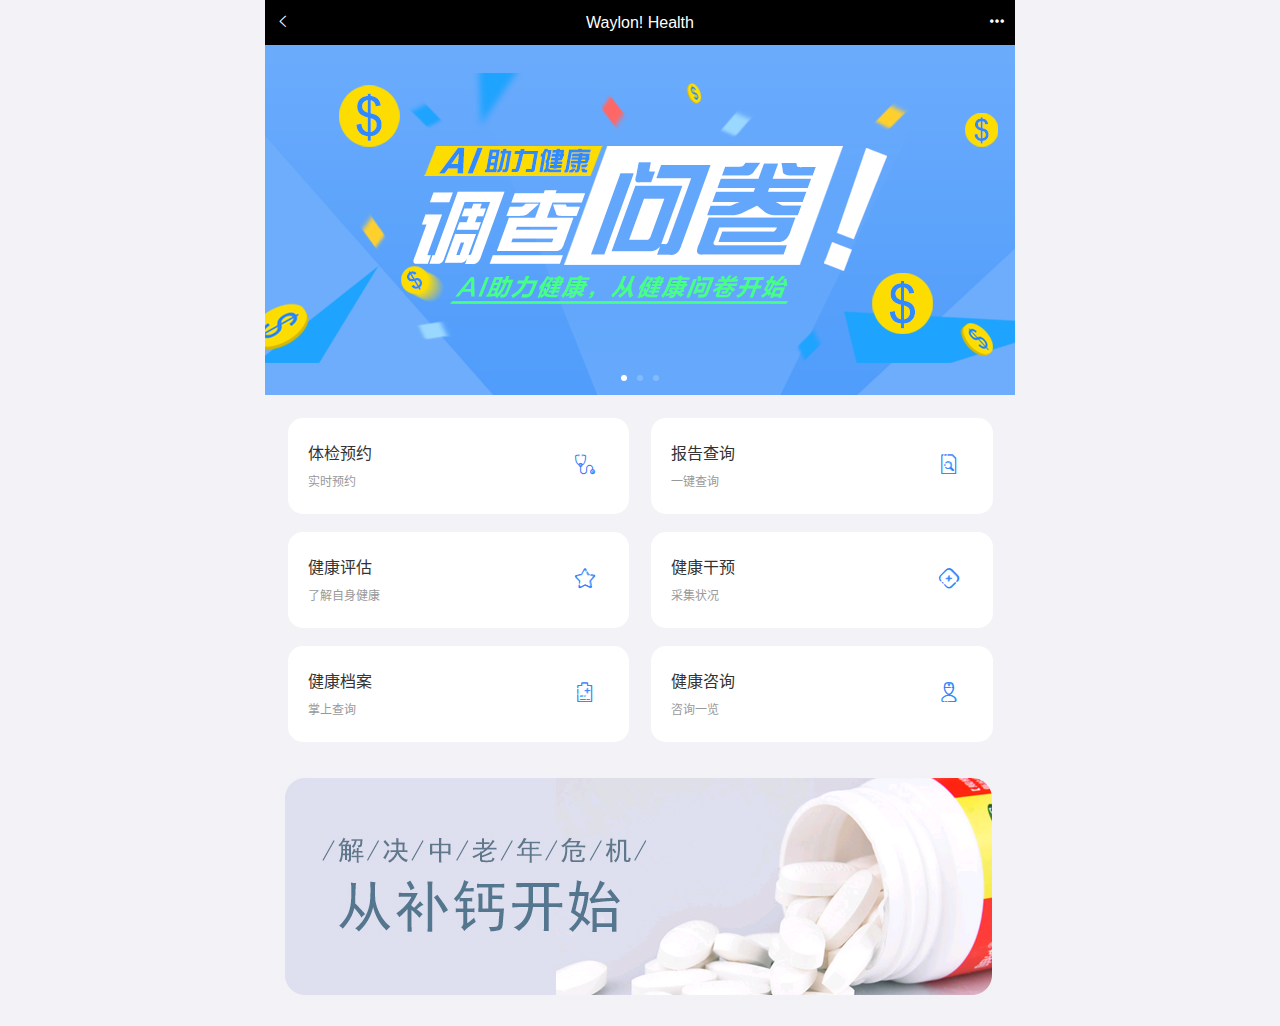
<file: health_mobile/src/main/webapp/pages/index.html>
<!DOCTYPE html>
<html lang="zh-CN">
    <head>
        <meta charset="utf-8">
        <meta http-equiv="X-UA-Compatible" content="IE=edge">
        <!-- 上述3个meta标签*必须*放在最前面，任何其他内容都*必须*跟随其后！ -->
        <meta name="viewport" content="width=device-width, initial-scale=1.0, maximum-scale=1.0, user-scalable=0,user-scalable=no,minimal-ui">
        <meta name="description" content="">
        <meta name="author" content="">
        <link rel="icon" href="../img/asset-favico.ico">
        <title>Waylon! Health</title>
        <link rel="stylesheet" href="../css/page-health-index.css" />
        <link rel="stylesheet" href="../css/page-health-login.css" />
        <link rel="stylesheet" href="../plugins/elementui/index.css" />
        <script src="../plugins/jquery/dist/jquery.min.js"></script>
        <script src="../plugins/healthmobile.js"></script>
        <script src="../plugins/vue/vue.js"></script>
        <script src="../plugins/vue/axios-0.18.0.js"></script>
        <script src="../plugins/elementui/index.js"></script>
    </head>
    <body data-spy="scroll" data-target="#myNavbar" data-offset="150">
        <div class="app">
            <!-- 页面头部 -->
            <div class="top-header">
                <span class="f-left"><i class="icon-back" onclick="history.go(-1)"></i></span>
                <span class="center">Waylon! Health</span>
                <span class="f-right"><i class="icon-more"></i></span>
            </div>
            <div class="carousel">
                <div class="banner-roll">
                    <div class="banner-item">
                        <div class="item" style="background-image: url(../img/widget-banner_01.png);"><img src="../img/widget-banner_01.png" alt=""></div>
                        <div class="item" style="background-image: url(../img/widget-banner_02.png);"><img src="../img/widget-banner_02.png" alt=""></div>
                        <div class="item" style="background-image: url(../img/widget-banner_03.png);"><img src="../img/widget-banner_03.png" alt=""></div>
                    </div>
                    <div class="indicators"></div>
                </div>
            </div>
            <!-- 页面内容 -->
            <div class="contentBox">
                <div class="list-column2">
                    <ul class="list">
                        <li class="type-item">
                            <a href="/pages/setmeal.html" class="link-page">
                                <div class="type-title">
                                    <h3>体检预约</h3>
                                    <p>实时预约</p>
                                </div>
                                <div class="type-icon">
                                    <i class="icon-zhen">
                                        <span class="path1"></span><span class="path2"></span>
                                    </i>
                                </div>
                            </a>
                        </li>
                        <li class="type-item">
                            <a href="/pages/checkrecord_list.html" class="link-page">
                                <div class="type-title">
                                    <h3>报告查询</h3>
                                    <p>一键查询</p>
                                </div>
                                <div class="type-icon">
                                    <i class="icon-search"><span class="path1"></span><span class="path2"></span><span class="path3"></span><span class="path4"></span></i>
                                </div>
                            </a>
                        </li>
                        <li class="type-item">
                            <a href="/pages/health-risk.html" class="link-page">
                                <div class="type-title">
                                    <h3>健康评估</h3>
                                    <p>了解自身健康</p>
                                </div>
                                <div class="type-icon">
                                    <i class="icon-star"><span class="path1"></span><span class="path2"></span></i>
                                </div>
                            </a>
                        </li>
                        <li class="type-item">
                            <a href="/pages/health-intervention.html" class="link-page">
                                <div class="type-title">
                                    <h3>健康干预</h3>
                                    <p>采集状况</p>
                                </div>
                                <div class="type-icon">
                                    <i class="icon-plus"><span class="path1"></span><span class="path2"></span></i>
                                </div>
                            </a>
                        </li>
                        <li class="type-item">
                            <a href="/pages/health-record.html" class="link-page">
                                <div class="type-title">
                                    <h3>健康档案</h3>
                                    <p>掌上查询</p>
                                </div>
                                <div class="type-icon">
                                    <i class="icon-record"><span class="path1"></span><span class="path2"></span><span class="path3"></span><span class="path4"></span><span class="path5"></span></i>
                                </div>
                            </a>
                        </li>
                        <li class="type-item">
                            <a href="/pages/health-information.html" class="link-page">
                                <div class="type-title">
                                    <h3>健康咨询</h3>
                                    <p>咨询一览</p>
                                </div>
                                <div class="type-icon">
                                    <i class="icon-person"><span class="path1"></span><span class="path2"></span></i>
                                </div>
                            </a>
                        </li>
                    </ul>
                </div>
                <div class="img-parent">
                    <img src="../img/asset-ad.png" width="100%" height="100%" />
                </div>
            </div>
        </div>
        <script>
            $(function() {
                var ht = $('.banner-item').find('img').eq(0).height()
                var tg = $('.banner-item .item');
                var num = 0;
                for (i = 0; i < tg.length; i++) {
                    $('.indicators').append('<span></span>');
                    $('.indicators').find('span').eq(num).addClass('active');
                }
                $(".banner-item,.banner-roll").css('height', ht)

                function roll() {
                    tg.eq(num).animate({
                        'opacity': '1',
                        'z-index': num
                    }, 2000).siblings().animate({
                        'opacity': '0',
                        'z-index': 0
                    }, 2000);
                    $('.indicators').find('span').eq(num).addClass('active').siblings().removeClass('active');
                    if (num >= tg.length - 1) {
                        num = 0;
                    } else {
                        num++;
                    }
                }
                $('.indicators').find('span').click(function() {
                    num = $(this).index();
                    roll();
                });
                var timer = setInterval(roll, 3000);
                $('.banner-item').mouseover(function() {
                    clearInterval(timer)
                });
                $('.banner-item').mouseout(function() {
                    timer = setInterval(roll, 3000)
                });
            })
            $(window).resize(function() {
                var ht = $('.banner-item').find('img').eq(0).height()
                $(".banner-item,.banner-roll").css('height', ht)
            });
        </script>
    </body>
</html>
</file>
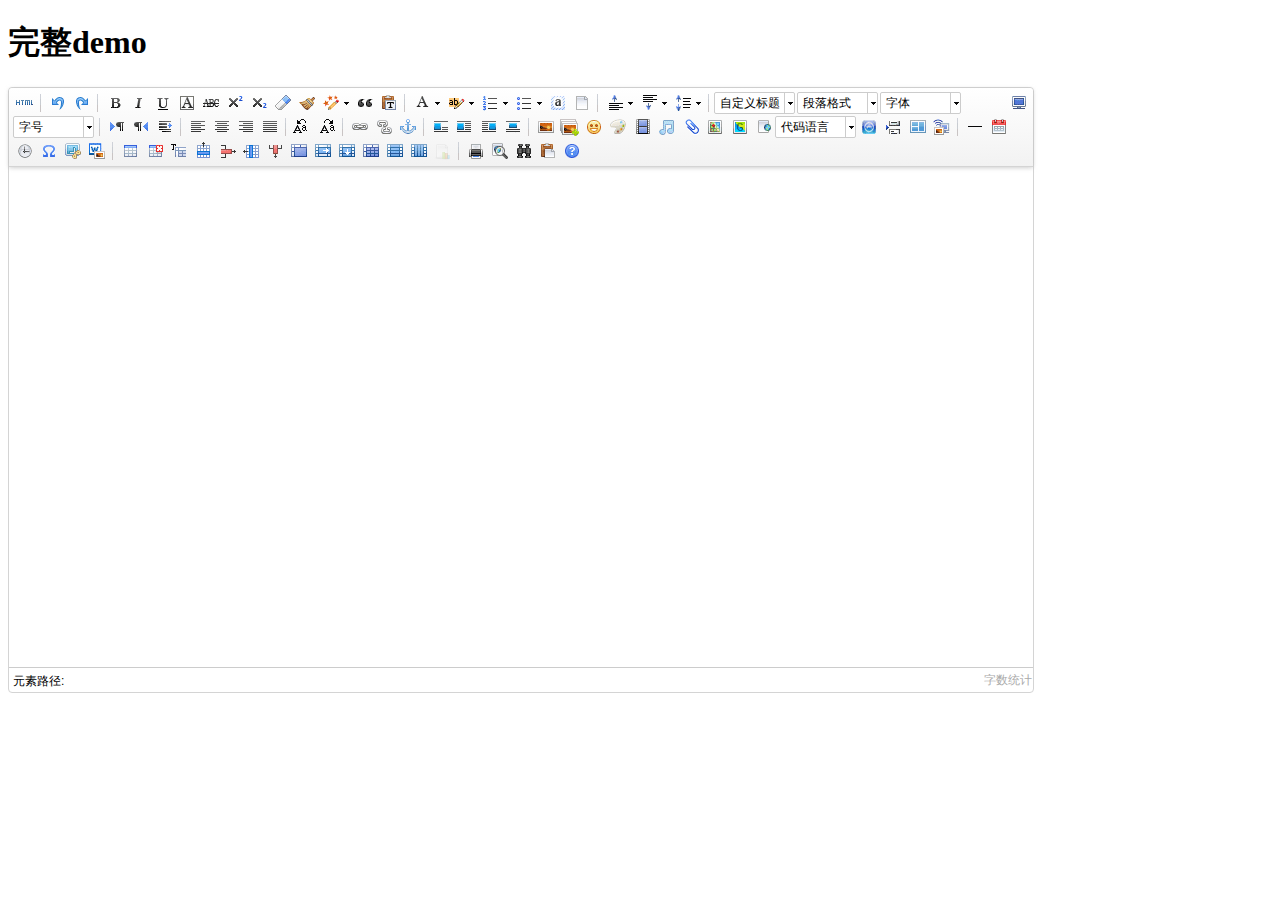
<file: health_mobile/src/main/webapp/plugins/uedter/index.html>
<!DOCTYPE HTML PUBLIC "-//W3C//DTD HTML 4.01 Transitional//EN"
        "http://www.w3.org/TR/html4/loose.dtd">
<html>
<head>
    <title>完整demo</title>
    <meta http-equiv="Content-Type" content="text/html;charset=utf-8"/>
    <script type="text/javascript" charset="utf-8" src="ueditor.config.js"></script>
    <script type="text/javascript" charset="utf-8" src="ueditor.all.min.js"> </script>
    <!--建议手动加在语言，避免在ie下有时因为加载语言失败导致编辑器加载失败-->
    <!--这里加载的语言文件会覆盖你在配置项目里添加的语言类型，比如你在配置项目里配置的是英文，这里加载的中文，那最后就是中文-->
    <script type="text/javascript" charset="utf-8" src="lang/zh-cn/zh-cn.js"></script>

    <style type="text/css">
        div{
            width:100%;
        }
    </style>
</head>
<body>
<div>
    <h1>完整demo</h1>
    <script id="editor" type="text/plain" style="width:1024px;height:500px;"></script>
</div>

<script type="text/javascript">

    //实例化编辑器
    //建议使用工厂方法getEditor创建和引用编辑器实例，如果在某个闭包下引用该编辑器，直接调用UE.getEditor('editor')就能拿到相关的实例
    var ue = UE.getEditor('editor');


    function isFocus(e){
        alert(UE.getEditor('editor').isFocus());
        UE.dom.domUtils.preventDefault(e)
    }
    function setblur(e){
        UE.getEditor('editor').blur();
        UE.dom.domUtils.preventDefault(e)
    }
    function insertHtml() {
        var value = prompt('插入html代码', '');
        UE.getEditor('editor').execCommand('insertHtml', value)
    }
    function createEditor() {
        enableBtn();
        UE.getEditor('editor');
    }
    function getAllHtml() {
        alert(UE.getEditor('editor').getAllHtml())
    }
    function getContent() {
        var arr = [];
        arr.push("使用editor.getContent()方法可以获得编辑器的内容");
        arr.push("内容为：");
        arr.push(UE.getEditor('editor').getContent());
        alert(arr.join("\n"));
    }
    function getPlainTxt() {
        var arr = [];
        arr.push("使用editor.getPlainTxt()方法可以获得编辑器的带格式的纯文本内容");
        arr.push("内容为：");
        arr.push(UE.getEditor('editor').getPlainTxt());
        alert(arr.join('\n'))
    }
    function setContent(isAppendTo) {
        var arr = [];
        arr.push("使用editor.setContent('欢迎使用ueditor')方法可以设置编辑器的内容");
        UE.getEditor('editor').setContent('欢迎使用ueditor', isAppendTo);
        alert(arr.join("\n"));
    }
    function setDisabled() {
        UE.getEditor('editor').setDisabled('fullscreen');
        disableBtn("enable");
    }

    function setEnabled() {
        UE.getEditor('editor').setEnabled();
        enableBtn();
    }

    function getText() {
        //当你点击按钮时编辑区域已经失去了焦点，如果直接用getText将不会得到内容，所以要在选回来，然后取得内容
        var range = UE.getEditor('editor').selection.getRange();
        range.select();
        var txt = UE.getEditor('editor').selection.getText();
        alert(txt)
    }

    function getContentTxt() {
        var arr = [];
        arr.push("使用editor.getContentTxt()方法可以获得编辑器的纯文本内容");
        arr.push("编辑器的纯文本内容为：");
        arr.push(UE.getEditor('editor').getContentTxt());
        alert(arr.join("\n"));
    }
    function hasContent() {
        var arr = [];
        arr.push("使用editor.hasContents()方法判断编辑器里是否有内容");
        arr.push("判断结果为：");
        arr.push(UE.getEditor('editor').hasContents());
        alert(arr.join("\n"));
    }
    function setFocus() {
        UE.getEditor('editor').focus();
    }
    function deleteEditor() {
        disableBtn();
        UE.getEditor('editor').destroy();
    }
    function disableBtn(str) {
        var div = document.getElementById('btns');
        var btns = UE.dom.domUtils.getElementsByTagName(div, "button");
        for (var i = 0, btn; btn = btns[i++];) {
            if (btn.id == str) {
                UE.dom.domUtils.removeAttributes(btn, ["disabled"]);
            } else {
                btn.setAttribute("disabled", "true");
            }
        }
    }
    function enableBtn() {
        var div = document.getElementById('btns');
        var btns = UE.dom.domUtils.getElementsByTagName(div, "button");
        for (var i = 0, btn; btn = btns[i++];) {
            UE.dom.domUtils.removeAttributes(btn, ["disabled"]);
        }
    }

    function getLocalData () {
        alert(UE.getEditor('editor').execCommand( "getlocaldata" ));
    }

    function clearLocalData () {
        UE.getEditor('editor').execCommand( "clearlocaldata" );
        alert("已清空草稿箱")
    }
</script>
</body>
</html>
</file>
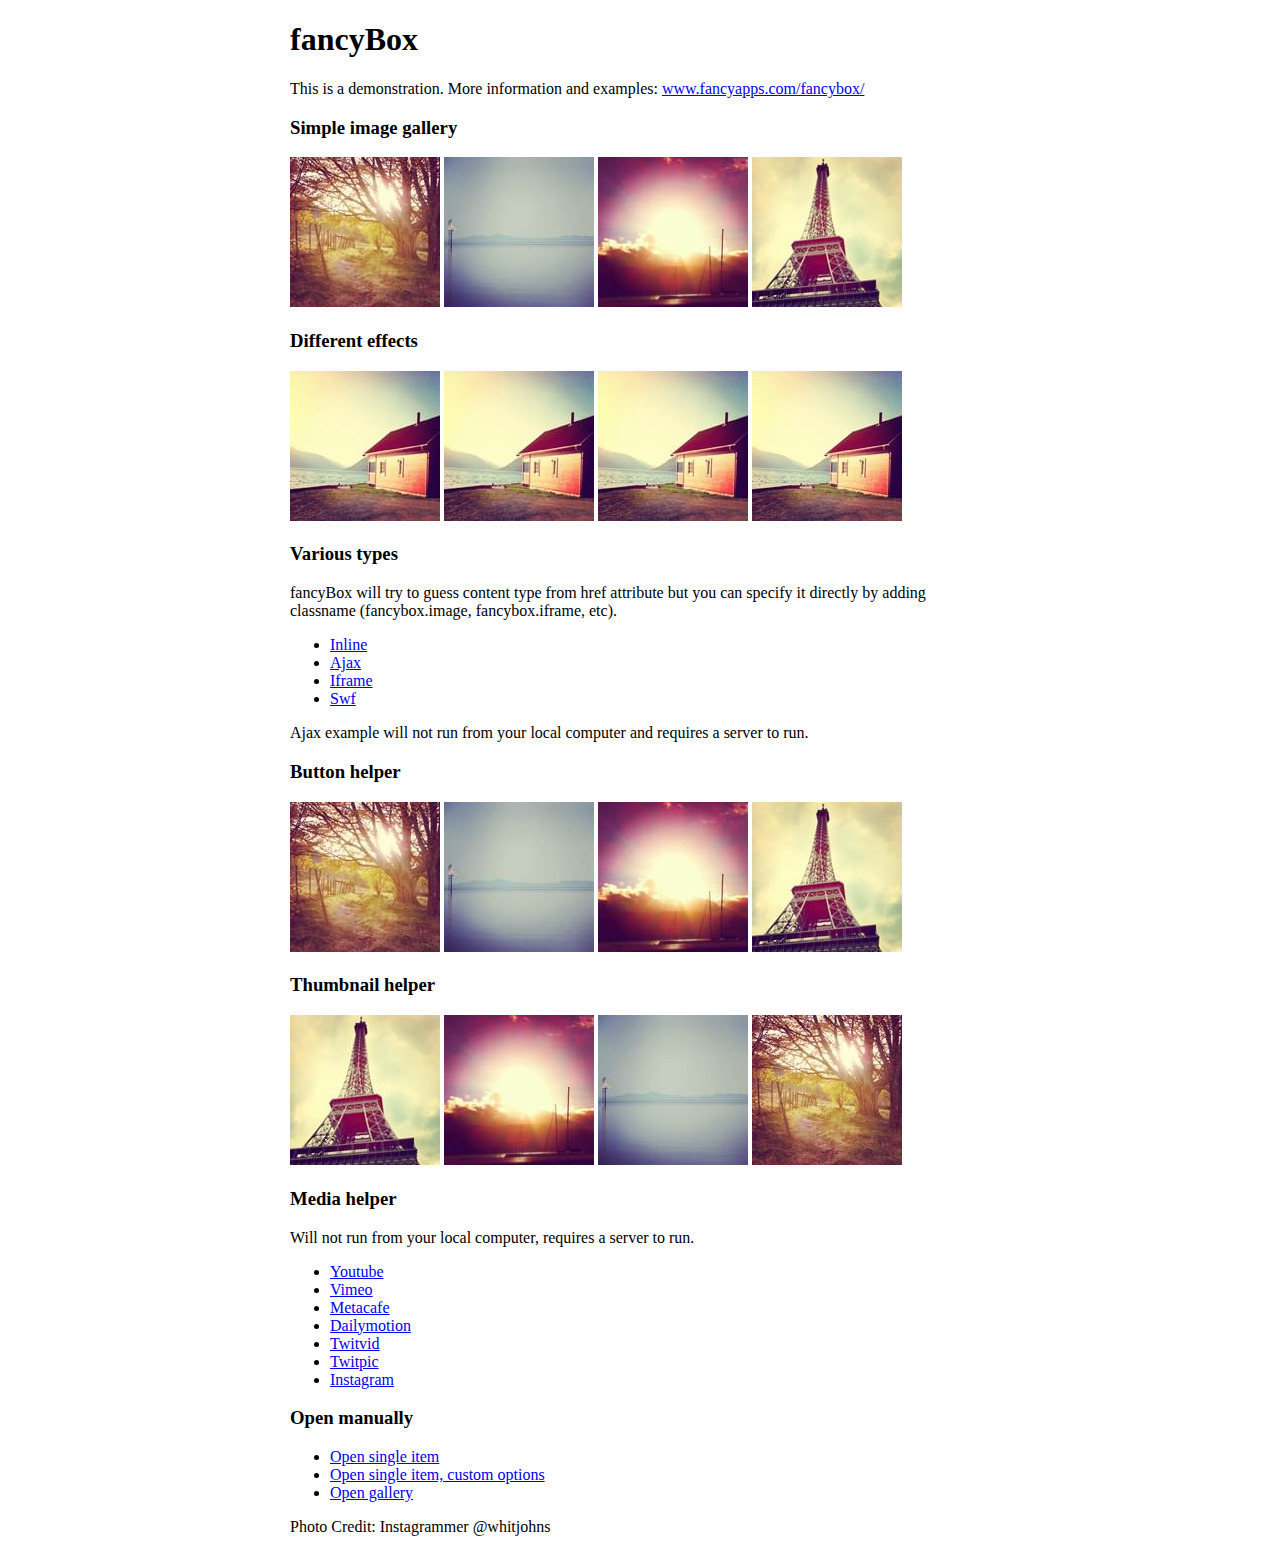
<file: health_mobile/src/main/webapp/plugins/fancybox/demo/index.html>
<!DOCTYPE html>
<html>
<head>
	<title>fancyBox - Fancy jQuery Lightbox Alternative | Demonstration</title>
	<meta http-equiv="Content-Type" content="text/html; charset=UTF-8" />

	<!-- Add jQuery library -->
	<script type="text/javascript" src="../lib/jquery-1.10.1.min.js"></script>

	<!-- Add mousewheel plugin (this is optional) -->
	<script type="text/javascript" src="../lib/jquery.mousewheel-3.0.6.pack.js"></script>

	<!-- Add fancyBox main JS and CSS files -->
	<script type="text/javascript" src="../source/jquery.fancybox.js?v=2.1.5"></script>
	<link rel="stylesheet" type="text/css" href="../source/jquery.fancybox.css?v=2.1.5" media="screen" />

	<!-- Add Button helper (this is optional) -->
	<link rel="stylesheet" type="text/css" href="../source/helpers/jquery.fancybox-buttons.css?v=1.0.5" />
	<script type="text/javascript" src="../source/helpers/jquery.fancybox-buttons.js?v=1.0.5"></script>

	<!-- Add Thumbnail helper (this is optional) -->
	<link rel="stylesheet" type="text/css" href="../source/helpers/jquery.fancybox-thumbs.css?v=1.0.7" />
	<script type="text/javascript" src="../source/helpers/jquery.fancybox-thumbs.js?v=1.0.7"></script>

	<!-- Add Media helper (this is optional) -->
	<script type="text/javascript" src="../source/helpers/jquery.fancybox-media.js?v=1.0.6"></script>

	<script type="text/javascript">
		$(document).ready(function() {
			/*
			 *  Simple image gallery. Uses default settings
			 */

			$('.fancybox').fancybox();

			/*
			 *  Different effects
			 */

			// Change title type, overlay closing speed
			$(".fancybox-effects-a").fancybox({
				helpers: {
					title : {
						type : 'outside'
					},
					overlay : {
						speedOut : 0
					}
				}
			});

			// Disable opening and closing animations, change title type
			$(".fancybox-effects-b").fancybox({
				openEffect  : 'none',
				closeEffect	: 'none',

				helpers : {
					title : {
						type : 'over'
					}
				}
			});

			// Set custom style, close if clicked, change title type and overlay color
			$(".fancybox-effects-c").fancybox({
				wrapCSS    : 'fancybox-custom',
				closeClick : true,

				openEffect : 'none',

				helpers : {
					title : {
						type : 'inside'
					},
					overlay : {
						css : {
							'background' : 'rgba(238,238,238,0.85)'
						}
					}
				}
			});

			// Remove padding, set opening and closing animations, close if clicked and disable overlay
			$(".fancybox-effects-d").fancybox({
				padding: 0,

				openEffect : 'elastic',
				openSpeed  : 150,

				closeEffect : 'elastic',
				closeSpeed  : 150,

				closeClick : true,

				helpers : {
					overlay : null
				}
			});

			/*
			 *  Button helper. Disable animations, hide close button, change title type and content
			 */

			$('.fancybox-buttons').fancybox({
				openEffect  : 'none',
				closeEffect : 'none',

				prevEffect : 'none',
				nextEffect : 'none',

				closeBtn  : false,

				helpers : {
					title : {
						type : 'inside'
					},
					buttons	: {}
				},

				afterLoad : function() {
					this.title = 'Image ' + (this.index + 1) + ' of ' + this.group.length + (this.title ? ' - ' + this.title : '');
				}
			});


			/*
			 *  Thumbnail helper. Disable animations, hide close button, arrows and slide to next gallery item if clicked
			 */

			$('.fancybox-thumbs').fancybox({
				prevEffect : 'none',
				nextEffect : 'none',

				closeBtn  : false,
				arrows    : false,
				nextClick : true,

				helpers : {
					thumbs : {
						width  : 50,
						height : 50
					}
				}
			});

			/*
			 *  Media helper. Group items, disable animations, hide arrows, enable media and button helpers.
			*/
			$('.fancybox-media')
				.attr('rel', 'media-gallery')
				.fancybox({
					openEffect : 'none',
					closeEffect : 'none',
					prevEffect : 'none',
					nextEffect : 'none',

					arrows : false,
					helpers : {
						media : {},
						buttons : {}
					}
				});

			/*
			 *  Open manually
			 */

			$("#fancybox-manual-a").click(function() {
				$.fancybox.open('1_b.jpg');
			});

			$("#fancybox-manual-b").click(function() {
				$.fancybox.open({
					href : 'iframe.html',
					type : 'iframe',
					padding : 5
				});
			});

			$("#fancybox-manual-c").click(function() {
				$.fancybox.open([
					{
						href : '1_b.jpg',
						title : 'My title'
					}, {
						href : '2_b.jpg',
						title : '2nd title'
					}, {
						href : '3_b.jpg'
					}
				], {
					helpers : {
						thumbs : {
							width: 75,
							height: 50
						}
					}
				});
			});


		});
	</script>
	<style type="text/css">
		.fancybox-custom .fancybox-skin {
			box-shadow: 0 0 50px #222;
		}

		body {
			max-width: 700px;
			margin: 0 auto;
		}
	</style>
</head>
<body>
	<h1>fancyBox</h1>

	<p>This is a demonstration. More information and examples: <a href="http://fancyapps.com/fancybox/">www.fancyapps.com/fancybox/</a></p>

	<h3>Simple image gallery</h3>
	<p>
		<a class="fancybox" href="1_b.jpg" data-fancybox-group="gallery" title="Lorem ipsum dolor sit amet"><img src="1_s.jpg" alt="" /></a>

		<a class="fancybox" href="2_b.jpg" data-fancybox-group="gallery" title="Etiam quis mi eu elit temp"><img src="2_s.jpg" alt="" /></a>

		<a class="fancybox" href="3_b.jpg" data-fancybox-group="gallery" title="Cras neque mi, semper leon"><img src="3_s.jpg" alt="" /></a>

		<a class="fancybox" href="4_b.jpg" data-fancybox-group="gallery" title="Sed vel sapien vel sem uno"><img src="4_s.jpg" alt="" /></a>
	</p>

	<h3>Different effects</h3>
	<p>
		<a class="fancybox-effects-a" href="5_b.jpg" title="Lorem ipsum dolor sit amet, consectetur adipiscing elit"><img src="5_s.jpg" alt="" /></a>

		<a class="fancybox-effects-b" href="5_b.jpg" title="Lorem ipsum dolor sit amet, consectetur adipiscing elit"><img src="5_s.jpg" alt="" /></a>

		<a class="fancybox-effects-c" href="5_b.jpg" title="Lorem ipsum dolor sit amet, consectetur adipiscing elit"><img src="5_s.jpg" alt="" /></a>

		<a class="fancybox-effects-d" href="5_b.jpg" title="Lorem ipsum dolor sit amet, consectetur adipiscing elit"><img src="5_s.jpg" alt="" /></a>
	</p>

	<h3>Various types</h3>
	<p>
		fancyBox will try to guess content type from href attribute but you can specify it directly by adding classname (fancybox.image, fancybox.iframe, etc).
	</p>
	<ul>
		<li><a class="fancybox" href="#inline1" title="Lorem ipsum dolor sit amet">Inline</a></li>
		<li><a class="fancybox fancybox.ajax" href="ajax.txt">Ajax</a></li>
		<li><a class="fancybox fancybox.iframe" href="iframe.html">Iframe</a></li>
		<li><a class="fancybox" href="http://www.adobe.com/jp/events/cs3_web_edition_tour/swfs/perform.swf">Swf</a></li>
	</ul>

	<div id="inline1" style="width:400px;display: none;">
		<h3>Etiam quis mi eu elit</h3>
		<p>
			Lorem ipsum dolor sit amet, consectetur adipiscing elit. Etiam quis mi eu elit tempor facilisis id et neque. Nulla sit amet sem sapien. Vestibulum imperdiet porta ante ac ornare. Nulla et lorem eu nibh adipiscing ultricies nec at lacus. Cras laoreet ultricies sem, at blandit mi eleifend aliquam. Nunc enim ipsum, vehicula non pretium varius, cursus ac tortor. Vivamus fringilla congue laoreet. Quisque ultrices sodales orci, quis rhoncus justo auctor in. Phasellus dui eros, bibendum eu feugiat ornare, faucibus eu mi. Nunc aliquet tempus sem, id aliquam diam varius ac. Maecenas nisl nunc, molestie vitae eleifend vel, iaculis sed magna. Aenean tempus lacus vitae orci posuere porttitor eget non felis. Donec lectus elit, aliquam nec eleifend sit amet, vestibulum sed nunc.
		</p>
	</div>

	<p>
		Ajax example will not run from your local computer and requires a server to run.
	</p>

	<h3>Button helper</h3>
	<p>
		<a class="fancybox-buttons" data-fancybox-group="button" href="1_b.jpg"><img src="1_s.jpg" alt="" /></a>

		<a class="fancybox-buttons" data-fancybox-group="button" href="2_b.jpg"><img src="2_s.jpg" alt="" /></a>

		<a class="fancybox-buttons" data-fancybox-group="button" href="3_b.jpg"><img src="3_s.jpg" alt="" /></a>

		<a class="fancybox-buttons" data-fancybox-group="button" href="4_b.jpg"><img src="4_s.jpg" alt="" /></a>
	</p>

	<h3>Thumbnail helper</h3>
	<p>
		<a class="fancybox-thumbs" data-fancybox-group="thumb" href="4_b.jpg"><img src="4_s.jpg" alt="" /></a>

		<a class="fancybox-thumbs" data-fancybox-group="thumb" href="3_b.jpg"><img src="3_s.jpg" alt="" /></a>

		<a class="fancybox-thumbs" data-fancybox-group="thumb" href="2_b.jpg"><img src="2_s.jpg" alt="" /></a>

		<a class="fancybox-thumbs" data-fancybox-group="thumb" href="1_b.jpg"><img src="1_s.jpg" alt="" /></a>
	</p>

	<h3>Media helper</h3>
	<p>
		Will not run from your local computer, requires a server to run.
	</p>

	<ul>
		<li><a class="fancybox-media" href="http://www.youtube.com/watch?v=opj24KnzrWo">Youtube</a></li>
		<li><a class="fancybox-media" href="http://vimeo.com/47480346">Vimeo</a></li>
		<li><a class="fancybox-media" href="http://www.metacafe.com/watch/7635964/">Metacafe</a></li>
		<li><a class="fancybox-media" href="http://www.dailymotion.com/video/xoeylt_electric-guest-this-head-i-hold_music">Dailymotion</a></li>
		<li><a class="fancybox-media" href="http://twitvid.com/QY7MD">Twitvid</a></li>
		<li><a class="fancybox-media" href="http://twitpic.com/7p93st">Twitpic</a></li>
		<li><a class="fancybox-media" href="http://instagr.am/p/IejkuUGxQn">Instagram</a></li>
	</ul>

	<h3>Open manually</h3>
	<ul>
		<li><a id="fancybox-manual-a" href="javascript:;">Open single item</a></li>
		<li><a id="fancybox-manual-b" href="javascript:;">Open single item, custom options</a></li>
		<li><a id="fancybox-manual-c" href="javascript:;">Open gallery</a></li>
	</ul>

	<p>
		Photo Credit: Instagrammer @whitjohns
	</p>
</body>
</html>
</file>
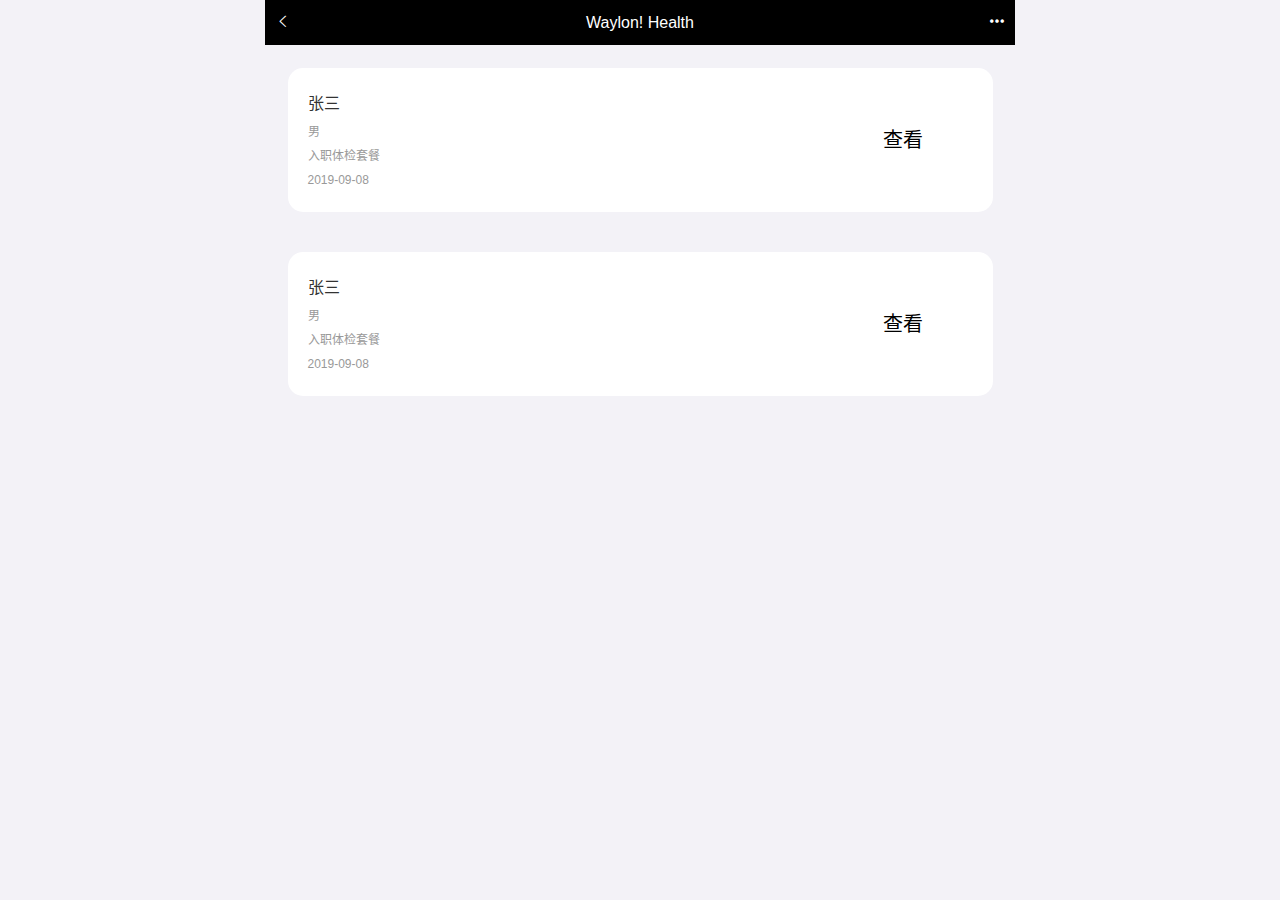
<file: health_mobile/src/main/webapp/pages/checkrecord_list.html>
<!DOCTYPE html>
<html lang="zh-CN">
    <head>
        <meta charset="utf-8">
        <meta http-equiv="X-UA-Compatible" content="IE=edge">
        <!-- 上述3个meta标签*必须*放在最前面，任何其他内容都*必须*跟随其后！ -->
        <meta name="viewport" content="width=device-width, initial-scale=1.0, maximum-scale=1.0, user-scalable=0,user-scalable=no,minimal-ui">
        <meta name="description" content="">
        <meta name="author" content="">
        <link rel="icon" href="../img/asset-favico.ico">
        <title>Waylon! Health</title>
        <link rel="stylesheet" href="../css/page-health-index.css" />
        <link rel="stylesheet" href="../css/page-health-login.css" />
        <link rel="stylesheet" href="../plugins/elementui/index.css" />
        <script src="../plugins/jquery/dist/jquery.min.js"></script>
        <script src="../plugins/healthmobile.js"></script>
        <script src="../plugins/vue/vue.js"></script>
        <script src="../plugins/vue/axios-0.18.0.js"></script>
        <script src="../plugins/elementui/index.js"></script>
    </head>
    <body data-spy="scroll" data-target="#myNavbar" data-offset="150">
        <div class="app">
            <!-- 页面头部 -->
            <div class="top-header">
                <span class="f-left"><i class="icon-back" onclick="history.go(-1)"></i></span>
                <span class="center">Waylon! Health</span>
                <span class="f-right"><i class="icon-more"></i></span>
            </div>
            <!-- 页面内容 -->
            <div class="contentBox">
                <div class="list-column2">
                    <ul class="list">
                        <li class="type-item" style="width: 100%">
                            <a class="link-page">
                                <div class="type-title">
                                    <h3>张三</h3>
                                    <p>男</p>
                                    <p>入职体检套餐</p>
                                    <p>2019-09-08</p>
                                </div>
                                <div class="type-icon">
                                    查看
                                </div>
                            </a>
                        </li>
                    </ul>
                    <ul class="list">
                        <li class="type-item" style="width: 100%">
                            <a class="link-page">
                                <div class="type-title">
                                    <h3>张三</h3>
                                    <p>男</p>
                                    <p>入职体检套餐</p>
                                    <p>2019-09-08</p>
                                </div>
                                <div class="type-icon">
                                    查看
                                </div>
                            </a>
                        </li>
                    </ul>
                </div>
            </div>
        </div>
    </body>
</html>
</file>
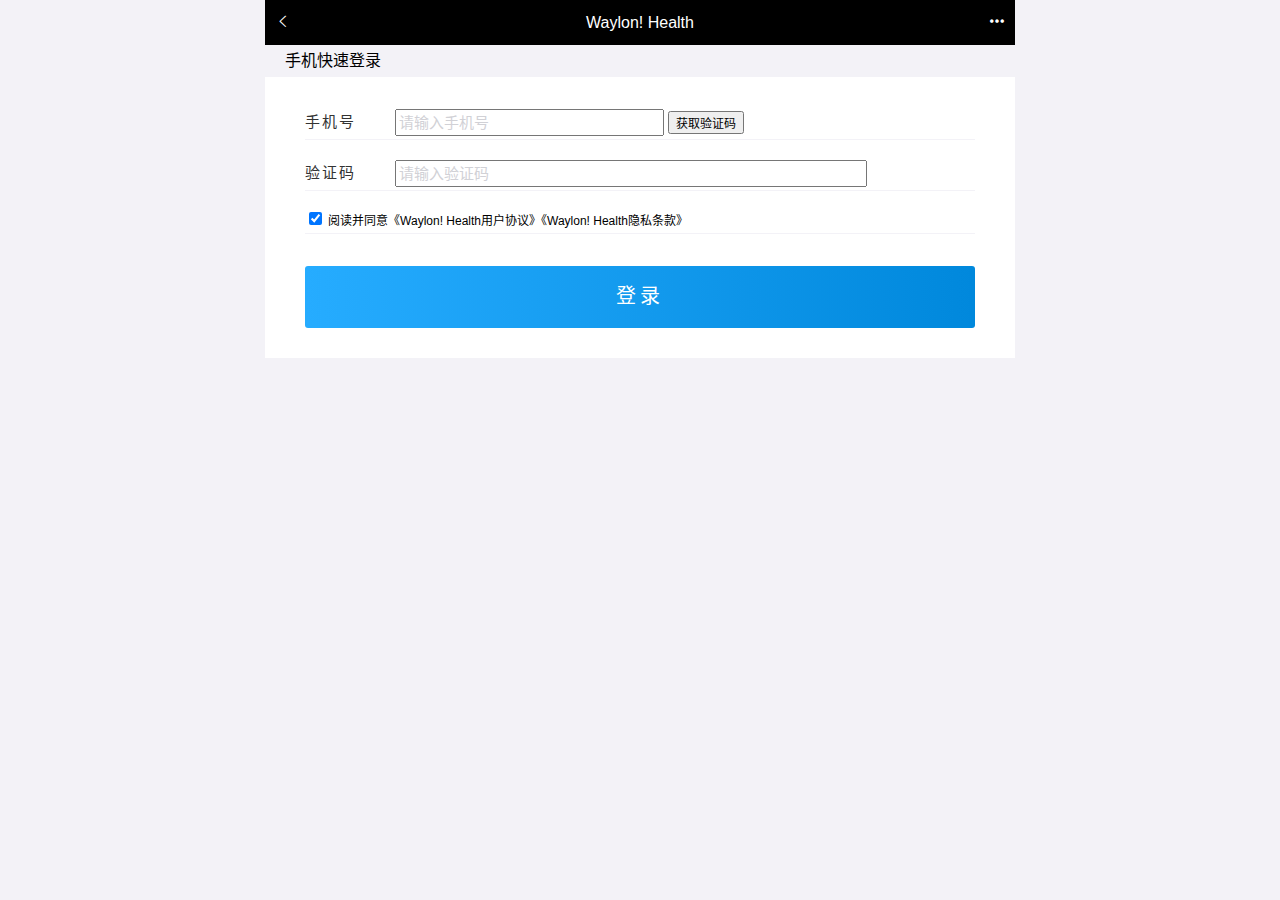
<file: health_mobile/src/main/webapp/pages/login.html>
<!DOCTYPE html>
<html lang="zh-CN">
<head>
    <meta charset="utf-8">
    <meta http-equiv="X-UA-Compatible" content="IE=edge">
    <!-- 上述3个meta标签*必须*放在最前面，任何其他内容都*必须*跟随其后！ -->
    <meta name="viewport"
          content="width=device-width, initial-scale=1.0, maximum-scale=1.0, user-scalable=0,user-scalable=no,minimal-ui">
    <meta name="description" content="">
    <meta name="author" content="">
    <link rel="icon" href="../img/asset-favico.ico">
    <title>登录</title>
    <link rel="stylesheet" href="../css/page-health-login.css"/>
    <link rel="stylesheet" href="../plugins/elementui/index.css"/>
    <script src="../plugins/jquery/dist/jquery.min.js"></script>
    <script src="../plugins/healthmobile.js"></script>
    <script src="../plugins/vue/vue.js"></script>
    <script src="../plugins/vue/axios-0.18.0.js"></script>
    <script src="../plugins/elementui/index.js"></script>
</head>
<body data-spy="scroll" data-target="#myNavbar" data-offset="150">
<div class="app" id="app">
    <!-- 页面头部 -->
    <div class="top-header">
        <span class="f-left"><i class="icon-back"></i></span>
        <span class="center">Waylon! Health</span>
        <span class="f-right"><i class="icon-more"></i></span>
    </div>
    <div style="margin-left: 20px">手机快速登录</div>
    <!-- 页面内容 -->
    <div class="contentBox">
        <div class="login">
            <form id='login-form'>
                <div class="input-row">
                    <label>手机号</label>
                    <div class="loginInput">
                        <input v-model="loginInfo.telephone" id='account' type="text" placeholder="请输入手机号">
                        <input id="validateCodeButton" @click="sendValidateCode()" type="button" style="font-size: 12px"
                               value="获取验证码">
                    </div>
                </div>
                <div class="input-row">
                    <label>验证码</label>
                    <div class="loginInput">
                        <input v-model="loginInfo.validateCode" style="width:80%" id='password' type="text"
                               placeholder="请输入验证码">
                    </div>
                </div>
                <div class="input-row" style="font-size: 12px">
                    <input type="checkbox" checked>
                    阅读并同意《Waylon! Health用户协议》《Waylon! Health隐私条款》
                </div>
                <div class="btn yes-btn"><a @click="login()" href="#">登录</a></div>
            </form>
        </div>
    </div>
</div>
</body>
<script>
    var vue = new Vue({
        el: '#app',
        data: {
            loginInfo: {}//登录信息
        },
        methods: {
            //发送验证码
            sendValidateCode() {
                //获取用户输入的手机号
                var telephone = this.loginInfo.telephone;
                //调用js方法，校验输入的手机号是否合法
                if (!checkTelephone(telephone)) {
                    //校验不通过，提示错误信息
                    this.$message.error("请输入正确的手机号");
                    return false;
                }
                //在按钮上显示30秒倒计时效果
                validateCodeButton = $("#validateCodeButton")[0];//锁定dom对象
                clock = window.setInterval(doLoop, 1000);//定时器方法，可以实现每隔指定的时间调用指定的方法
                //发送ajax请求，为用户发送手机验证码
                axios.post("/member/send4Login.do?telephone=" + telephone).then((res) => {
                    if (!res.data.flag) {
                        //短信验证码发送失败
                        this.$message.error(res.data.message);
                    }
                });
            },
            //登录
            login() {
                //获取用户输入的手机号
                var telephone = this.loginInfo.telephone;
                //调用js方法，校验输入的手机号是否合法
                if (!checkTelephone(telephone)) {
                    //校验不通过，提示错误信息
                    this.$message.error("请输入正确的手机号");
                    return false;
                }
                //发送ajax请求，将表单数据提交到Controller进行登录处理
                axios.post("/member/login.do", this.loginInfo).then((res) => {
                    if (res.data.flag) {
                        //登录成功，跳转到会员首页
                        window.location.href = "member.html";
                    } else {
                        this.$message.error(res.data.message);
                    }
                });
            }
        }
    });
</script>
</html>
</file>
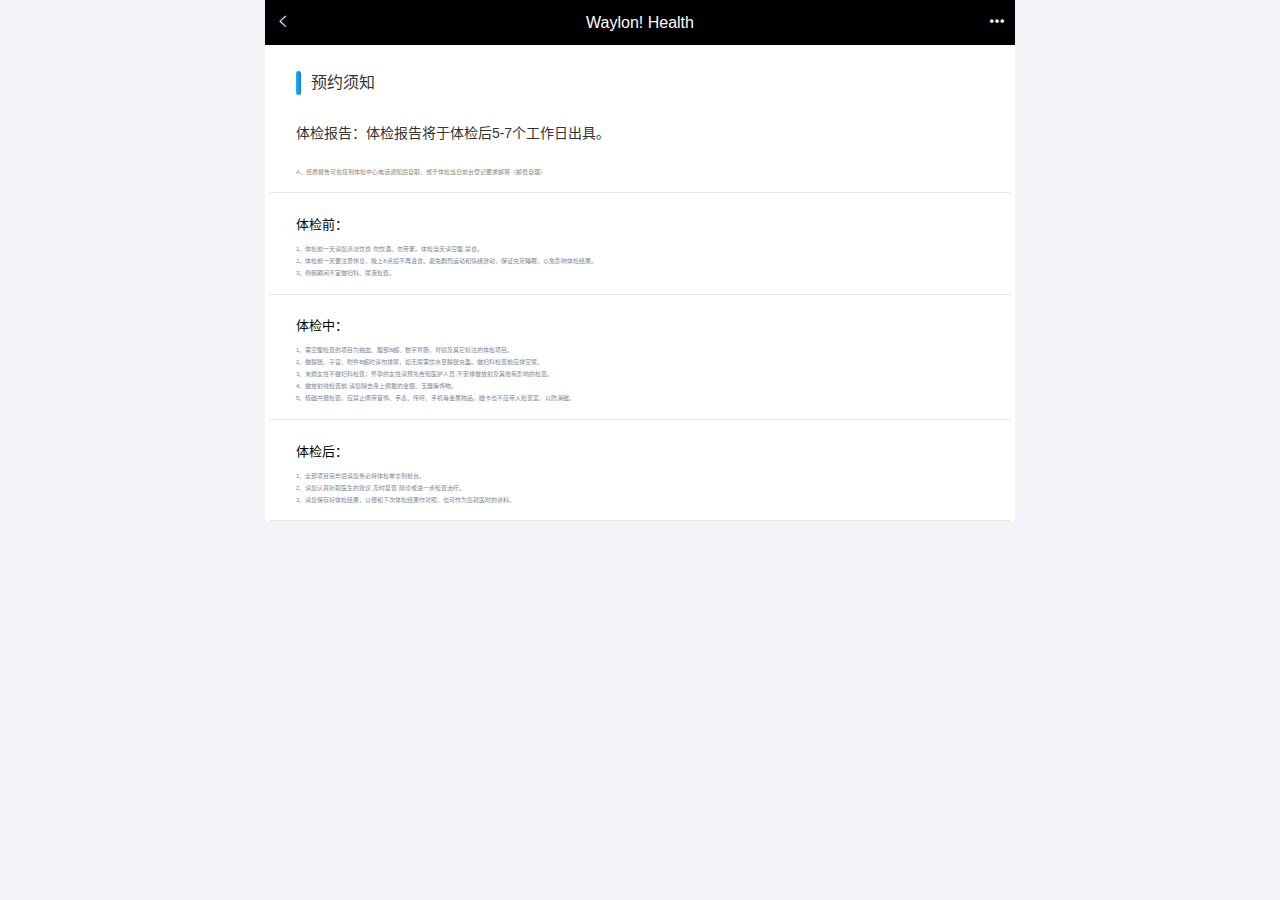
<file: health_mobile/src/main/webapp/pages/orderNotice.html>
<!DOCTYPE html>
<html lang="zh-CN">

<head>
    <meta charset="utf-8">
    <meta http-equiv="X-UA-Compatible" content="IE=edge">
    <!-- 上述3个meta标签*必须*放在最前面，任何其他内容都*必须*跟随其后！ -->
    <meta name="viewport"
          content="width=device-width, initial-scale=1.0, maximum-scale=1.0, user-scalable=0,user-scalable=no,minimal-ui">
    <meta name="description" content="">
    <meta name="author" content="">
    <link rel="icon" href="../img/asset-favico.ico">
    <title>预约须知</title>

    <link rel="stylesheet" href="../css/page-health-orderNotice.css"/>
</head>

<body data-spy="scroll" data-target="#myNavbar" data-offset="150">
<div class="app">
    <!-- 页面头部 -->
    <div class="top-header">
        <span class="f-left"><i class="icon-back" onclick="history.go(-1)"></i></span>
        <span class="center">Waylon! Health</span>
        <span class="f-right"><i class="icon-more"></i></span>
    </div>
    <!-- 页面内容 -->
    <div class="contentBox">
        <div class="notice-article">
            <div class="info-title">
                <span class="name">预约须知</span>
            </div>
            <div class="notice-item">
                <div class="item-title">体检报告：体检报告将于体检后5-7个工作日出具。</div>
                <div class="item-content">
                    <p>A、纸质报告可在接到体检中心电话通知后自取，或于体检当日前台登记要求邮寄（邮费自理）</p>
                </div>
            </div>
            <div class="notice-item">
                <div class="item-subtitle">体检前：</div>
                <div class="item-content">
                    <p>1、体检前一天请您清淡饮食,勿饮酒、勿劳累。体检当天请空腹,禁食。</p>
                    <p>2、体检前一天要注意休息，晚上8点后不再进食。避免剧烈运动和情绪激动，保证充足睡眠，以免影响体检结果。</p>
                    <p>3、例假期间不宜做妇科、尿液检查。</p>
                </div>
            </div>
            <div class="notice-item">
                <div class="item-subtitle">体检中：</div>
                <div class="item-content">
                    <p>1、需空腹检查的项目为抽血、腹部B超、数字胃肠，胃镜及其它标注的体检项目。</p>
                    <p>2、做膀胱、子宫、附件B超时请勿排尿，如无尿需饮水至膀胱充盈。做妇科检查前应排空尿。</p>
                    <p>3、未婚女性不做妇科检查；怀孕的女性请预先告知医护人员,不安排做放射及其他有影响的检查。</p>
                    <p>4、做放射线检查前,请您除去身上佩戴的金银、玉器等饰物。</p>
                    <p>5、核磁共振检查，应禁止佩带首饰、手表、传呼、手机等金属物品，磁卡也不应带入检查室，以防消磁。</p>
                </div>
            </div>
            <div class="notice-item">
                <div class="item-subtitle">体检后：</div>
                <div class="item-content">
                    <p>1、全部项目完毕后请您务必将体检单交到前台。</p>
                    <p>2、请您认真听取医生的建议,及时复查.随诊或进一步检查治疗。</p>
                    <p>3、请您保存好体检结果，以便和下次体检结果作对照，也可作为您就医时的资料。</p>
                </div>
            </div>
        </div>
    </div>
</div>
<!-- 页面 css js -->


</body>
</file>
<file: health_mobile/src/main/webapp/css/page-health-index.css>
/*
 * colors variables
 */
/*
 * colors variables
 */
html, body {
  min-height: 100%;
  height: 100%;
  background: #f3f2f7;
  line-height: 2;
  font-family: Helvetica;
}

html, body, h1, h2, h3, h4, h5, h6, p, ul, li {
  margin: 0;
  padding: 0;
}

ul, li {
  list-style: none;
}

h1, h2, h3, h4, h5, h6 {
  font-weight: normal;
}

h3 {
  font-size: 16px;
}

h4 {
  font-size: 14px;
}

p {
  font-size: 12px;
}

em, i {
  font-style: normal;
}

ul {
  list-style: none;
}

a {
  text-decoration: none;
}

a:hover {
  -webkit-tap-highlight-color: transparent;
}

.link-page {
  display: block;
}

img {
  width: 100%;
}

.f-left {
  float: left;
}

.f-right {
  float: right;
}

.center {
  text-align: center;
}

.img-parent {
  overflow: hidden;
}

:focus {
  outline: none;
}

input::-webkit-input-placeholder {
  /* WebKit browsers */
  color: #d1d1d6;
}

input:-moz-placeholder {
  /* Mozilla Firefox 4 to 18 */
  color: #d1d1d6;
}

input::-moz-placeholder {
  /* Mozilla Firefox 19+ */
  color: #d1d1d6;
}

input::-ms-input-placeholder {
  /* Internet Explorer 10+ */
  color: #d1d1d6;
}

@font-face {
  font-family: 'health-icon';
  src: url("../fonts/health-icon.eot?l7yt0w");
  src: url("fonts/health-icon.eot?l7yt0w#iefix") format("embedded-opentype"), url("../fonts/health-icon.ttf?l7yt0w") format("truetype"), url("../fonts/health-icon.woff?l7yt0w") format("woff"), url("../fonts/health-icon.svg?l7yt0w") format("svg");
  font-weight: normal;
  font-style: normal;
}

i {
  /* use !important to prevent issues with browser extensions that change fonts */
  font-family: 'health-icon' !important;
  speak: none;
  font-style: normal;
  font-weight: normal;
  font-variant: normal;
  text-transform: none;
  line-height: 1;
  /* Better Font Rendering =========== */
  -webkit-font-smoothing: antialiased;
  -moz-osx-font-smoothing: grayscale;
}

.icon-left-arrow:before {
  content: "\e940";
  color: #515151;
}

.icon-rit-arrow2:before {
  content: "\e941";
  color: #515151;
}

.icon-case .path1:before {
  content: "\e91a";
  color: #48bcf5;
}

.icon-case .path2:before {
  content: "\e91b";
  margin-left: -1em;
  color: #48bcf5;
}

.icon-case .path3:before {
  content: "\e91c";
  margin-left: -1em;
  color: #48bcf5;
}

.icon-case .path4:before {
  content: "\e91d";
  margin-left: -1em;
  color: #48bcf5;
}

.icon-case .path5:before {
  content: "\e91e";
  margin-left: -1em;
  color: #48bcf5;
}

.icon-case .path6:before {
  content: "\e91f";
  margin-left: -1em;
  color: #48bcf5;
}

.icon-case .path7:before {
  content: "\e920";
  margin-left: -1em;
  color: #407afd;
}

.icon-case .path8:before {
  content: "\e921";
  margin-left: -1em;
  color: #407afd;
}

.icon-case .path9:before {
  content: "\e922";
  margin-left: -1em;
  color: #407afd;
}

.icon-case .path10:before {
  content: "\e923";
  margin-left: -1em;
  color: #407afd;
}

.icon-case .path11:before {
  content: "\e924";
  margin-left: -1em;
  color: #407afd;
}

.icon-case .path12:before {
  content: "\e925";
  margin-left: -1em;
  color: #407afd;
}

.icon-allergy .path1:before {
  content: "\e926";
  color: #48bcf5;
}

.icon-allergy .path2:before {
  content: "\e927";
  margin-left: -1em;
  color: #48bcf5;
}

.icon-allergy .path3:before {
  content: "\e928";
  margin-left: -1em;
  color: #48bcf5;
}

.icon-allergy .path4:before {
  content: "\e929";
  margin-left: -1em;
  color: #48bcf5;
}

.icon-allergy .path5:before {
  content: "\e92a";
  margin-left: -1em;
  color: #48bcf5;
}

.icon-allergy .path6:before {
  content: "\e92b";
  margin-left: -1em;
  color: #407afd;
}

.icon-allergy .path7:before {
  content: "\e92c";
  margin-left: -1em;
  color: #407afd;
}

.icon-allergy .path8:before {
  content: "\e92d";
  margin-left: -1em;
  color: #407afd;
}

.icon-allergy .path9:before {
  content: "\e92e";
  margin-left: -1em;
  color: #407afd;
}

.icon-allergy .path10:before {
  content: "\e92f";
  margin-left: -1em;
  color: #407afd;
}

.icon-allergy .path11:before {
  content: "\e930";
  margin-left: -1em;
  color: #48bcf5;
}

.icon-allergy .path12:before {
  content: "\e931";
  margin-left: -1em;
  color: #407afd;
}

.icon-allergy .path13:before {
  content: "\e932";
  margin-left: -1em;
  color: #48bcf5;
}

.icon-allergy .path14:before {
  content: "\e933";
  margin-left: -1em;
  color: #407afd;
}

.icon-baseinfo .path1:before {
  content: "\e934";
  color: #48bcf5;
}

.icon-baseinfo .path2:before {
  content: "\e935";
  margin-left: -1em;
  color: #407afd;
}

.icon-family .path1:before {
  content: "\e936";
  color: #48bcf5;
}

.icon-family .path2:before {
  content: "\e937";
  margin-left: -1em;
  color: #48bcf5;
}

.icon-family .path3:before {
  content: "\e938";
  margin-left: -1em;
  color: #407afd;
}

.icon-family .path4:before {
  content: "\e939";
  margin-left: -1em;
  color: #407afd;
}

.icon-family .path5:before {
  content: "\e93a";
  margin-left: -1em;
  color: #48bcf5;
}

.icon-family .path6:before {
  content: "\e93b";
  margin-left: -1em;
  color: #48bcf5;
}

.icon-family .path7:before {
  content: "\e93c";
  margin-left: -1em;
  color: #48bcf5;
}

.icon-family .path8:before {
  content: "\e93d";
  margin-left: -1em;
  color: #407afd;
}

.icon-family .path9:before {
  content: "\e93e";
  margin-left: -1em;
  color: #407afd;
}

.icon-family .path10:before {
  content: "\e93f";
  margin-left: -1em;
  color: #407afd;
}

.icon-rit-arrow:before {
  content: "\e919";
}

.icon-back:before {
  content: "\e900";
  color: #fff;
}

.icon-more:before {
  content: "\e901";
  color: #fff;
}

.icon-zhen .path1:before {
  content: "\e902";
  color: #48bcf5;
}

.icon-zhen .path2:before {
  content: "\e904";
  margin-left: -1em;
  color: #4076fe;
}

.icon-search .path1:before {
  content: "\e903";
  color: #48bcf5;
}

.icon-search .path2:before {
  content: "\e905";
  margin-left: -1em;
  color: #4076fe;
}

.icon-search .path3:before {
  content: "\e917";
  margin-left: -1em;
  color: #48bcf5;
}

.icon-search .path4:before {
  content: "\e918";
  margin-left: -1em;
  color: #4076fe;
}

.icon-record .path1:before {
  content: "\e906";
  color: #48bcf5;
}

.icon-record .path2:before {
  content: "\e907";
  margin-left: -1em;
  color: #4076fe;
}

.icon-record .path3:before {
  content: "\e908";
  margin-left: -1em;
  color: #48bcf5;
}

.icon-record .path4:before {
  content: "\e909";
  margin-left: -1em;
  color: #48bcf5;
}

.icon-record .path5:before {
  content: "\e90a";
  margin-left: -1em;
  color: #4076fe;
}

.icon-star .path1:before {
  content: "\e90b";
  color: #48bcf5;
}

.icon-star .path2:before {
  content: "\e90c";
  margin-left: -1em;
  color: #4076fe;
}

.icon-plus .path1:before {
  content: "\e90d";
  color: #48bcf5;
}

.icon-plus .path2:before {
  content: "\e90e";
  margin-left: -1em;
  color: #4076fd;
}

.icon-person .path1:before {
  content: "\e90f";
  color: #48bcf5;
}

.icon-person .path2:before {
  content: "\e910";
  margin-left: -1em;
  color: #4076fe;
}

.icon-date:before {
  content: "\e911";
  color: #4b88fc;
}

.icon-data:before {
  content: "\e912";
  color: #fff;
}

.icon-ask-cur:before {
  content: "\e913";
  color: #fff;
}

.icon-ask-circle .path1:before {
  content: "\e914";
  color: #48bcf5;
}

.icon-ask-circle .path2:before {
  content: "\e915";
  margin-left: -1em;
  color: #4076fe;
}

.icon-tizhi:before {
  content: "\e916";
  color: #fff;
}

.app {
  max-width: 750px;
  margin: 0 auto;
}

/*
 * colors variables
 */
.top-header {
  background-color: #000;
  color: #fff;
  text-align: center;
  height: 45px;
  line-height: 45px;
  font-size: 16px;
  padding: 0 10px;
}

/*
 * colors variables
 */
.carousel {
  width: 100%;
  max-width: 750px;
  position: relative;
}

.carousel .banner-roll {
  width: 100%;
  height: 100%;
  position: relative;
}

.carousel .banner-roll .indicators {
  position: relative;
  display: inline-block;
  z-index: 51;
  left: 50%;
  transform: translateX(-50%);
  bottom: 30px;
}

.carousel .banner-roll .indicators span {
  display: inline-block;
  width: 6px;
  height: 6px;
  margin: 5px;
  background: rgba(255, 255, 255, 0.2);
  border-radius: 50%;
}

.carousel .banner-roll .indicators span.active {
  background: #fff;
}

.carousel .banner-roll .banner-item {
  overflow: hidden;
  position: relative;
  height: 100%;
}

.carousel .banner-roll .banner-item .item {
  position: absolute;
  background: top center no-repeat;
  background-size: contain;
  width: 100%;
  top: 0px;
  left: 50%;
  transform: translateX(-50%);
}

/*
 * colors variables
 */
.list-column2 ul {
  display: flex;
  flex-wrap: wrap;
  padding: 3% 0 0 3%;
}

.list-column2 ul li {
  width: 47%;
  background-color: #fff;
  border-radius: 15px;
  position: relative;
  margin-right: 3%;
  margin-bottom: 18px;
}

.list-column2 ul li:nth-child(2n) {
  margin-right: 0;
}

.list-column2 ul li a {
  padding: 20px;
  position: relative;
}

.list-column2 ul li a h3 {
  color: #333;
}

.list-column2 ul li a p {
  color: #999;
}

.list-column2 ul li a .type-icon {
  position: absolute;
  top: 50%;
  right: 10%;
  transform: translateY(-50%);
  font-size: 20px;
}
</file>
<file: health_mobile/src/main/webapp/css/page-health-login.css>
/*
 * colors variables
 */
/*
 * colors variables
 */
html, body {
  min-height: 100%;
  height: 100%;
  background: #f3f2f7;
  line-height: 2;
  font-family: Helvetica;
}

html, body, h1, h2, h3, h4, h5, h6, p, ul, li {
  margin: 0;
  padding: 0;
}

ul, li {
  list-style: none;
}

h1, h2, h3, h4, h5, h6 {
  font-weight: normal;
}

h3 {
  font-size: 16px;
}

h4 {
  font-size: 14px;
}

p {
  font-size: 12px;
}

em, i {
  font-style: normal;
}

ul {
  list-style: none;
}

a {
  text-decoration: none;
}

a:hover {
  -webkit-tap-highlight-color: transparent;
}

.link-page {
  display: block;
}

img {
  width: 100%;
}

.f-left {
  float: left;
}

.f-right {
  float: right;
}

.center {
  text-align: center;
}

.img-parent {
  overflow: hidden;
}

:focus {
  outline: none;
}

input::-webkit-input-placeholder {
  /* WebKit browsers */
  color: #d1d1d6;
}

input:-moz-placeholder {
  /* Mozilla Firefox 4 to 18 */
  color: #d1d1d6;
}

input::-moz-placeholder {
  /* Mozilla Firefox 19+ */
  color: #d1d1d6;
}

input::-ms-input-placeholder {
  /* Internet Explorer 10+ */
  color: #d1d1d6;
}

@font-face {
  font-family: 'health-icon';
  src: url("../fonts/health-icon.eot?l7yt0w");
  src: url("fonts/health-icon.eot?l7yt0w#iefix") format("embedded-opentype"), url("../fonts/health-icon.ttf?l7yt0w") format("truetype"), url("../fonts/health-icon.woff?l7yt0w") format("woff"), url("../fonts/health-icon.svg?l7yt0w") format("svg");
  font-weight: normal;
  font-style: normal;
}

i {
  /* use !important to prevent issues with browser extensions that change fonts */
  font-family: 'health-icon' !important;
  speak: none;
  font-style: normal;
  font-weight: normal;
  font-variant: normal;
  text-transform: none;
  line-height: 1;
  /* Better Font Rendering =========== */
  -webkit-font-smoothing: antialiased;
  -moz-osx-font-smoothing: grayscale;
}

.icon-left-arrow:before {
  content: "\e940";
  color: #515151;
}

.icon-rit-arrow2:before {
  content: "\e941";
  color: #515151;
}

.icon-case .path1:before {
  content: "\e91a";
  color: #48bcf5;
}

.icon-case .path2:before {
  content: "\e91b";
  margin-left: -1em;
  color: #48bcf5;
}

.icon-case .path3:before {
  content: "\e91c";
  margin-left: -1em;
  color: #48bcf5;
}

.icon-case .path4:before {
  content: "\e91d";
  margin-left: -1em;
  color: #48bcf5;
}

.icon-case .path5:before {
  content: "\e91e";
  margin-left: -1em;
  color: #48bcf5;
}

.icon-case .path6:before {
  content: "\e91f";
  margin-left: -1em;
  color: #48bcf5;
}

.icon-case .path7:before {
  content: "\e920";
  margin-left: -1em;
  color: #407afd;
}

.icon-case .path8:before {
  content: "\e921";
  margin-left: -1em;
  color: #407afd;
}

.icon-case .path9:before {
  content: "\e922";
  margin-left: -1em;
  color: #407afd;
}

.icon-case .path10:before {
  content: "\e923";
  margin-left: -1em;
  color: #407afd;
}

.icon-case .path11:before {
  content: "\e924";
  margin-left: -1em;
  color: #407afd;
}

.icon-case .path12:before {
  content: "\e925";
  margin-left: -1em;
  color: #407afd;
}

.icon-allergy .path1:before {
  content: "\e926";
  color: #48bcf5;
}

.icon-allergy .path2:before {
  content: "\e927";
  margin-left: -1em;
  color: #48bcf5;
}

.icon-allergy .path3:before {
  content: "\e928";
  margin-left: -1em;
  color: #48bcf5;
}

.icon-allergy .path4:before {
  content: "\e929";
  margin-left: -1em;
  color: #48bcf5;
}

.icon-allergy .path5:before {
  content: "\e92a";
  margin-left: -1em;
  color: #48bcf5;
}

.icon-allergy .path6:before {
  content: "\e92b";
  margin-left: -1em;
  color: #407afd;
}

.icon-allergy .path7:before {
  content: "\e92c";
  margin-left: -1em;
  color: #407afd;
}

.icon-allergy .path8:before {
  content: "\e92d";
  margin-left: -1em;
  color: #407afd;
}

.icon-allergy .path9:before {
  content: "\e92e";
  margin-left: -1em;
  color: #407afd;
}

.icon-allergy .path10:before {
  content: "\e92f";
  margin-left: -1em;
  color: #407afd;
}

.icon-allergy .path11:before {
  content: "\e930";
  margin-left: -1em;
  color: #48bcf5;
}

.icon-allergy .path12:before {
  content: "\e931";
  margin-left: -1em;
  color: #407afd;
}

.icon-allergy .path13:before {
  content: "\e932";
  margin-left: -1em;
  color: #48bcf5;
}

.icon-allergy .path14:before {
  content: "\e933";
  margin-left: -1em;
  color: #407afd;
}

.icon-baseinfo .path1:before {
  content: "\e934";
  color: #48bcf5;
}

.icon-baseinfo .path2:before {
  content: "\e935";
  margin-left: -1em;
  color: #407afd;
}

.icon-family .path1:before {
  content: "\e936";
  color: #48bcf5;
}

.icon-family .path2:before {
  content: "\e937";
  margin-left: -1em;
  color: #48bcf5;
}

.icon-family .path3:before {
  content: "\e938";
  margin-left: -1em;
  color: #407afd;
}

.icon-family .path4:before {
  content: "\e939";
  margin-left: -1em;
  color: #407afd;
}

.icon-family .path5:before {
  content: "\e93a";
  margin-left: -1em;
  color: #48bcf5;
}

.icon-family .path6:before {
  content: "\e93b";
  margin-left: -1em;
  color: #48bcf5;
}

.icon-family .path7:before {
  content: "\e93c";
  margin-left: -1em;
  color: #48bcf5;
}

.icon-family .path8:before {
  content: "\e93d";
  margin-left: -1em;
  color: #407afd;
}

.icon-family .path9:before {
  content: "\e93e";
  margin-left: -1em;
  color: #407afd;
}

.icon-family .path10:before {
  content: "\e93f";
  margin-left: -1em;
  color: #407afd;
}

.icon-rit-arrow:before {
  content: "\e919";
}

.icon-back:before {
  content: "\e900";
  color: #fff;
}

.icon-more:before {
  content: "\e901";
  color: #fff;
}

.icon-zhen .path1:before {
  content: "\e902";
  color: #48bcf5;
}

.icon-zhen .path2:before {
  content: "\e904";
  margin-left: -1em;
  color: #4076fe;
}

.icon-search .path1:before {
  content: "\e903";
  color: #48bcf5;
}

.icon-search .path2:before {
  content: "\e905";
  margin-left: -1em;
  color: #4076fe;
}

.icon-search .path3:before {
  content: "\e917";
  margin-left: -1em;
  color: #48bcf5;
}

.icon-search .path4:before {
  content: "\e918";
  margin-left: -1em;
  color: #4076fe;
}

.icon-record .path1:before {
  content: "\e906";
  color: #48bcf5;
}

.icon-record .path2:before {
  content: "\e907";
  margin-left: -1em;
  color: #4076fe;
}

.icon-record .path3:before {
  content: "\e908";
  margin-left: -1em;
  color: #48bcf5;
}

.icon-record .path4:before {
  content: "\e909";
  margin-left: -1em;
  color: #48bcf5;
}

.icon-record .path5:before {
  content: "\e90a";
  margin-left: -1em;
  color: #4076fe;
}

.icon-star .path1:before {
  content: "\e90b";
  color: #48bcf5;
}

.icon-star .path2:before {
  content: "\e90c";
  margin-left: -1em;
  color: #4076fe;
}

.icon-plus .path1:before {
  content: "\e90d";
  color: #48bcf5;
}

.icon-plus .path2:before {
  content: "\e90e";
  margin-left: -1em;
  color: #4076fd;
}

.icon-person .path1:before {
  content: "\e90f";
  color: #48bcf5;
}

.icon-person .path2:before {
  content: "\e910";
  margin-left: -1em;
  color: #4076fe;
}

.icon-date:before {
  content: "\e911";
  color: #4b88fc;
}

.icon-data:before {
  content: "\e912";
  color: #fff;
}

.icon-ask-cur:before {
  content: "\e913";
  color: #fff;
}

.icon-ask-circle .path1:before {
  content: "\e914";
  color: #48bcf5;
}

.icon-ask-circle .path2:before {
  content: "\e915";
  margin-left: -1em;
  color: #4076fe;
}

.icon-tizhi:before {
  content: "\e916";
  color: #fff;
}

.app {
  max-width: 750px;
  margin: 0 auto;
}

/*
 * colors variables
 */
.top-header {
  background-color: #000;
  color: #fff;
  text-align: center;
  height: 45px;
  line-height: 45px;
  font-size: 16px;
  padding: 0 10px;
}

/*
 * colors variables
 */
.login {
  height: 100%;
  background-color: #fff;
}

.login input {
  font-size: 18px;
}

.login :focus {
  outline: none;
}

.login input:focus {
  -webkit-tap-highlight-color: transparent;
  -webkit-user-modify: read-write-plaintext-only;
}

.login input::-webkit-input-placeholder {
  /* WebKit browsers */
  font-size: 15px;
}

.login input:-moz-placeholder {
  /* Mozilla Firefox 4 to 18 */
  font-size: 15px;
}

.login input::-moz-placeholder {
  /* Mozilla Firefox 19+ */
  font-size: 15px;
}

.login input::-ms-input-placeholder {
  /* Internet Explorer 10+ */
  font-size: 18px;
}

.login #login-form {
  padding: 4% 5.3%;
}

.login #login-form label {
  float: left;
  padding: 0;
  font-size: 15px;
  letter-spacing: 2px;
  color: #333;
  width: 80px;
  line-height: 2;
  font-family: 'Helvetica Neue',Helvetica,sans-serif;
}
.loginInput{
  margin-left: 90px;
  min-width: 230px;
}
.loginInput #account{
  width: 45%;
}
.login #login-form .input-row {
  clear: left;
  overflow: hidden;
  position: relative;
  height: auto;
  margin-bottom: 2.7%;
  border-bottom: 1px solid #f3f2f7;
}

.login #login-form .input-row label ~ input {
  height: auto;
  line-height: 1.5;
  float: left;
  margin-bottom: 0;
  padding-left: 0;
  border: 0;
}

.login #login-form .btn {
  font-weight: 400;
  line-height: 1.42;
  display: block;
  margin-bottom: 0;
  margin-top: 4.7%;
  cursor: pointer;
  -webkit-transition: all;
  transition: all;
  -webkit-transition-timing-function: linear;
  transition-timing-function: linear;
  -webkit-transition-duration: .2s;
  transition-duration: .2s;
  text-align: center;
  white-space: nowrap;
  border-radius: 3px;
  background-clip: padding-box;
  font-size: 20px;
  letter-spacing: 4px;
}

.login #login-form .btn a {
  color: #fff;
}

.login #login-form .btn.yes-btn, .login #login-form .btn.cancel-btn {
  padding-top: 2.5%;
  padding-bottom: 2.5%;
  color: #fff;
}

.login #login-form .btn.cancel-btn {
  background-image: linear-gradient(90deg, #7cc8f6, #57b3ec);
}

.login #login-form .btn.yes-btn {
  background-image: linear-gradient(90deg, #26acff, #0088dc);
}
</file>
<file: health_mobile/src/main/webapp/plugins/elementui/index.css>
@charset "UTF-8";.el-input__suffix,.el-tree.is-dragging .el-tree-node__content *{pointer-events:none}.el-pagination--small .arrow.disabled,.el-table .hidden-columns,.el-table td.is-hidden>*,.el-table th.is-hidden>*,.el-table--hidden{visibility:hidden}.el-dropdown .el-dropdown-selfdefine:focus:active,.el-dropdown .el-dropdown-selfdefine:focus:not(.focusing),.el-message__closeBtn:focus,.el-message__content:focus,.el-popover:focus,.el-popover:focus:active,.el-popover__reference:focus:hover,.el-popover__reference:focus:not(.focusing),.el-rate:active,.el-rate:focus,.el-tooltip:focus:hover,.el-tooltip:focus:not(.focusing),.el-upload-list__item.is-success:active,.el-upload-list__item.is-success:not(.focusing):focus{outline-width:0}@font-face{font-family:element-icons;src:url(fonts/element-icons.woff) format("woff"),url(fonts/element-icons.ttf) format("truetype");font-weight:400;font-style:normal}[class*=" el-icon-"],[class^=el-icon-]{font-family:element-icons!important;speak:none;font-style:normal;font-weight:400;font-variant:normal;text-transform:none;line-height:1;vertical-align:baseline;display:inline-block;-webkit-font-smoothing:antialiased;-moz-osx-font-smoothing:grayscale}.el-icon-info:before{content:"\e61a"}.el-icon-error:before{content:"\e62c"}.el-icon-success:before{content:"\e62d"}.el-icon-warning:before{content:"\e62e"}.el-icon-question:before{content:"\e634"}.el-icon-back:before{content:"\e606"}.el-icon-arrow-left:before{content:"\e600"}.el-icon-arrow-down:before{content:"\e603"}.el-icon-arrow-right:before{content:"\e604"}.el-icon-arrow-up:before{content:"\e605"}.el-icon-caret-left:before{content:"\e60a"}.el-icon-caret-bottom:before{content:"\e60b"}.el-icon-caret-top:before{content:"\e60c"}.el-icon-caret-right:before{content:"\e60e"}.el-icon-d-arrow-left:before{content:"\e610"}.el-icon-d-arrow-right:before{content:"\e613"}.el-icon-minus:before{content:"\e621"}.el-icon-plus:before{content:"\e62b"}.el-icon-remove:before{content:"\e635"}.el-icon-circle-plus:before{content:"\e601"}.el-icon-remove-outline:before{content:"\e63c"}.el-icon-circle-plus-outline:before{content:"\e602"}.el-icon-close:before{content:"\e60f"}.el-icon-check:before{content:"\e611"}.el-icon-circle-close:before{content:"\e607"}.el-icon-circle-check:before{content:"\e639"}.el-icon-circle-close-outline:before{content:"\e609"}.el-icon-circle-check-outline:before{content:"\e63e"}.el-icon-zoom-out:before{content:"\e645"}.el-icon-zoom-in:before{content:"\e641"}.el-icon-d-caret:before{content:"\e615"}.el-icon-sort:before{content:"\e640"}.el-icon-sort-down:before{content:"\e630"}.el-icon-sort-up:before{content:"\e631"}.el-icon-tickets:before{content:"\e63f"}.el-icon-document:before{content:"\e614"}.el-icon-goods:before{content:"\e618"}.el-icon-sold-out:before{content:"\e63b"}.el-icon-news:before{content:"\e625"}.el-icon-message:before{content:"\e61b"}.el-icon-date:before{content:"\e608"}.el-icon-printer:before{content:"\e62f"}.el-icon-time:before{content:"\e642"}.el-icon-bell:before{content:"\e622"}.el-icon-mobile-phone:before{content:"\e624"}.el-icon-service:before{content:"\e63a"}.el-icon-view:before{content:"\e643"}.el-icon-menu:before{content:"\e620"}.el-icon-more:before{content:"\e646"}.el-icon-more-outline:before{content:"\e626"}.el-icon-star-on:before{content:"\e637"}.el-icon-star-off:before{content:"\e63d"}.el-icon-location:before{content:"\e61d"}.el-icon-location-outline:before{content:"\e61f"}.el-icon-phone:before{content:"\e627"}.el-icon-phone-outline:before{content:"\e628"}.el-icon-picture:before{content:"\e629"}.el-icon-picture-outline:before{content:"\e62a"}.el-icon-delete:before{content:"\e612"}.el-icon-search:before{content:"\e619"}.el-icon-edit:before{content:"\e61c"}.el-icon-edit-outline:before{content:"\e616"}.el-icon-rank:before{content:"\e632"}.el-icon-refresh:before{content:"\e633"}.el-icon-share:before{content:"\e636"}.el-icon-setting:before{content:"\e638"}.el-icon-upload:before{content:"\e60d"}.el-icon-upload2:before{content:"\e644"}.el-icon-download:before{content:"\e617"}.el-icon-loading:before{content:"\e61e"}.el-icon-loading{-webkit-animation:rotating 2s linear infinite;animation:rotating 2s linear infinite}.el-icon--right{margin-left:5px}.el-icon--left{margin-right:5px}@-webkit-keyframes rotating{0%{-webkit-transform:rotateZ(0);transform:rotateZ(0)}100%{-webkit-transform:rotateZ(360deg);transform:rotateZ(360deg)}}@keyframes rotating{0%{-webkit-transform:rotateZ(0);transform:rotateZ(0)}100%{-webkit-transform:rotateZ(360deg);transform:rotateZ(360deg)}}.el-pagination{white-space:nowrap;padding:2px 5px;color:#303133;font-weight:700}.el-pagination::after,.el-pagination::before{display:table;content:""}.el-pagination::after{clear:both}.el-pagination button,.el-pagination span:not([class*=suffix]){display:inline-block;font-size:13px;min-width:35.5px;height:28px;line-height:28px;vertical-align:top;-webkit-box-sizing:border-box;box-sizing:border-box}.el-pagination .el-input__inner{text-align:center;-moz-appearance:textfield;line-height:normal}.el-pagination .el-input__suffix{right:0;-webkit-transform:scale(.8);transform:scale(.8)}.el-pagination .el-select .el-input{width:100px;margin:0 5px}.el-pagination .el-select .el-input .el-input__inner{padding-right:25px;border-radius:3px}.el-pagination button{border:none;padding:0 6px;background:0 0}.el-pagination button:focus{outline:0}.el-pagination button:hover{color:#409EFF}.el-pagination button:disabled{color:#c0c4cc;background-color:#fff;cursor:not-allowed}.el-pagination .btn-next,.el-pagination .btn-prev{background:center center no-repeat #fff;background-size:16px;cursor:pointer;margin:0;color:#303133}.el-pagination .btn-next .el-icon,.el-pagination .btn-prev .el-icon{display:block;font-size:12px;font-weight:700}.el-pagination .btn-prev{padding-right:12px}.el-pagination .btn-next{padding-left:12px}.el-pagination .el-pager li.disabled{color:#c0c4cc;cursor:not-allowed}.el-pager li,.el-pager li.btn-quicknext:hover,.el-pager li.btn-quickprev:hover{cursor:pointer}.el-pagination--small .btn-next,.el-pagination--small .btn-prev,.el-pagination--small .el-pager li,.el-pagination--small .el-pager li.btn-quicknext,.el-pagination--small .el-pager li.btn-quickprev,.el-pagination--small .el-pager li:last-child{border-color:transparent;font-size:12px;line-height:22px;height:22px;min-width:22px}.el-pagination--small .more::before,.el-pagination--small li.more::before{line-height:24px}.el-pagination--small button,.el-pagination--small span:not([class*=suffix]){height:22px;line-height:22px}.el-pagination--small .el-pagination__editor,.el-pagination--small .el-pagination__editor.el-input .el-input__inner{height:22px}.el-pagination__sizes{margin:0 10px 0 0;font-weight:400;color:#606266}.el-pagination__sizes .el-input .el-input__inner{font-size:13px;padding-left:8px}.el-pagination__sizes .el-input .el-input__inner:hover{border-color:#409EFF}.el-pagination__total{margin-right:10px;font-weight:400;color:#606266}.el-pagination__jump{margin-left:24px;font-weight:400;color:#606266}.el-pagination__jump .el-input__inner{padding:0 3px}.el-pagination__rightwrapper{float:right}.el-pagination__editor{line-height:18px;padding:0 2px;height:28px;text-align:center;margin:0 2px;-webkit-box-sizing:border-box;box-sizing:border-box;border-radius:3px}.el-pager,.el-pagination.is-background .btn-next,.el-pagination.is-background .btn-prev{padding:0}.el-pagination__editor.el-input{width:50px}.el-pagination__editor.el-input .el-input__inner{height:28px}.el-pagination__editor .el-input__inner::-webkit-inner-spin-button,.el-pagination__editor .el-input__inner::-webkit-outer-spin-button{-webkit-appearance:none;margin:0}.el-pagination.is-background .btn-next,.el-pagination.is-background .btn-prev,.el-pagination.is-background .el-pager li{margin:0 5px;background-color:#f4f4f5;color:#606266;min-width:30px;border-radius:2px}.el-pagination.is-background .btn-next.disabled,.el-pagination.is-background .btn-next:disabled,.el-pagination.is-background .btn-prev.disabled,.el-pagination.is-background .btn-prev:disabled,.el-pagination.is-background .el-pager li.disabled{color:#c0c4cc}.el-pagination.is-background .el-pager li:not(.disabled):hover{color:#409EFF}.el-pagination.is-background .el-pager li:not(.disabled).active{background-color:#409EFF;color:#fff}.el-dialog,.el-pager li{background:#fff;-webkit-box-sizing:border-box}.el-pagination.is-background.el-pagination--small .btn-next,.el-pagination.is-background.el-pagination--small .btn-prev,.el-pagination.is-background.el-pagination--small .el-pager li{margin:0 3px;min-width:22px}.el-pager,.el-pager li{vertical-align:top;margin:0;display:inline-block}.el-pager{-webkit-user-select:none;-moz-user-select:none;-ms-user-select:none;user-select:none;list-style:none;font-size:0}.el-radio,.el-table th{-webkit-user-select:none}.el-date-table,.el-radio,.el-table th{-moz-user-select:none;-ms-user-select:none}.el-pager .more::before{line-height:30px}.el-pager li{padding:0 4px;font-size:13px;min-width:35.5px;height:28px;line-height:28px;box-sizing:border-box;text-align:center}.el-menu--collapse .el-menu .el-submenu,.el-menu--popup{min-width:200px}.el-pager li.btn-quicknext,.el-pager li.btn-quickprev{line-height:28px;color:#303133}.el-pager li.btn-quicknext.disabled,.el-pager li.btn-quickprev.disabled{color:#c0c4cc}.el-pager li.active+li{border-left:0}.el-pager li:hover{color:#409EFF}.el-pager li.active{color:#409EFF;cursor:default}@-webkit-keyframes v-modal-in{0%{opacity:0}}@-webkit-keyframes v-modal-out{100%{opacity:0}}.el-dialog{position:relative;margin:0 auto 50px;border-radius:2px;-webkit-box-shadow:0 1px 3px rgba(0,0,0,.3);box-shadow:0 1px 3px rgba(0,0,0,.3);box-sizing:border-box;width:50%}.el-dialog.is-fullscreen{width:100%;margin-top:0;margin-bottom:0;height:100%;overflow:auto}.el-dialog__wrapper{position:fixed;top:0;right:0;bottom:0;left:0;overflow:auto;margin:0}.el-dialog__header{padding:20px 20px 10px}.el-dialog__headerbtn{position:absolute;top:20px;right:20px;padding:0;background:0 0;border:none;outline:0;cursor:pointer;font-size:16px}.el-dialog__headerbtn .el-dialog__close{color:#909399}.el-dialog__headerbtn:focus .el-dialog__close,.el-dialog__headerbtn:hover .el-dialog__close{color:#409EFF}.el-dialog__title{line-height:24px;font-size:18px;color:#303133}.el-dialog__body{padding:30px 20px;color:#606266;font-size:14px}.el-dialog__footer{padding:10px 20px 20px;text-align:right;-webkit-box-sizing:border-box;box-sizing:border-box}.el-dialog--center{text-align:center}.el-dialog--center .el-dialog__body{text-align:initial;padding:25px 25px 30px}.el-dialog--center .el-dialog__footer{text-align:inherit}.dialog-fade-enter-active{-webkit-animation:dialog-fade-in .3s;animation:dialog-fade-in .3s}.dialog-fade-leave-active{-webkit-animation:dialog-fade-out .3s;animation:dialog-fade-out .3s}@-webkit-keyframes dialog-fade-in{0%{-webkit-transform:translate3d(0,-20px,0);transform:translate3d(0,-20px,0);opacity:0}100%{-webkit-transform:translate3d(0,0,0);transform:translate3d(0,0,0);opacity:1}}@keyframes dialog-fade-in{0%{-webkit-transform:translate3d(0,-20px,0);transform:translate3d(0,-20px,0);opacity:0}100%{-webkit-transform:translate3d(0,0,0);transform:translate3d(0,0,0);opacity:1}}@-webkit-keyframes dialog-fade-out{0%{-webkit-transform:translate3d(0,0,0);transform:translate3d(0,0,0);opacity:1}100%{-webkit-transform:translate3d(0,-20px,0);transform:translate3d(0,-20px,0);opacity:0}}@keyframes dialog-fade-out{0%{-webkit-transform:translate3d(0,0,0);transform:translate3d(0,0,0);opacity:1}100%{-webkit-transform:translate3d(0,-20px,0);transform:translate3d(0,-20px,0);opacity:0}}.el-autocomplete{position:relative;display:inline-block}.el-autocomplete-suggestion{margin:5px 0;-webkit-box-shadow:0 2px 12px 0 rgba(0,0,0,.1);box-shadow:0 2px 12px 0 rgba(0,0,0,.1);border-radius:4px;border:1px solid #e4e7ed;-webkit-box-sizing:border-box;box-sizing:border-box;background-color:#fff}.el-dropdown-menu,.el-menu--collapse .el-submenu .el-menu{z-index:10;-webkit-box-shadow:0 2px 12px 0 rgba(0,0,0,.1)}.el-autocomplete-suggestion__wrap{max-height:280px;padding:10px 0;-webkit-box-sizing:border-box;box-sizing:border-box}.el-autocomplete-suggestion__list{margin:0;padding:0}.el-autocomplete-suggestion li{padding:0 20px;margin:0;line-height:34px;cursor:pointer;color:#606266;font-size:14px;list-style:none;white-space:nowrap;overflow:hidden;text-overflow:ellipsis}.el-autocomplete-suggestion li.highlighted,.el-autocomplete-suggestion li:hover{background-color:#f5f7fa}.el-autocomplete-suggestion li.divider{margin-top:6px;border-top:1px solid #000}.el-autocomplete-suggestion li.divider:last-child{margin-bottom:-6px}.el-autocomplete-suggestion.is-loading li{text-align:center;height:100px;line-height:100px;font-size:20px;color:#999}.el-autocomplete-suggestion.is-loading li::after{display:inline-block;content:"";height:100%;vertical-align:middle}.el-autocomplete-suggestion.is-loading li:hover{background-color:#fff}.el-autocomplete-suggestion.is-loading .el-icon-loading{vertical-align:middle}.el-dropdown{display:inline-block;position:relative;color:#606266;font-size:14px}.el-dropdown .el-button-group{display:block}.el-dropdown .el-button-group .el-button{float:none}.el-dropdown .el-dropdown__caret-button{padding-left:5px;padding-right:5px;position:relative;border-left:none}.el-dropdown .el-dropdown__caret-button::before{content:'';position:absolute;display:block;width:1px;top:5px;bottom:5px;left:0;background:rgba(255,255,255,.5)}.el-dropdown .el-dropdown__caret-button:hover::before{top:0;bottom:0}.el-dropdown .el-dropdown__caret-button .el-dropdown__icon{padding-left:0}.el-dropdown__icon{font-size:12px;margin:0 3px}.el-dropdown-menu{position:absolute;top:0;left:0;padding:10px 0;margin:5px 0;background-color:#fff;border:1px solid #ebeef5;border-radius:4px;box-shadow:0 2px 12px 0 rgba(0,0,0,.1)}.el-dropdown-menu__item{list-style:none;line-height:36px;padding:0 20px;margin:0;font-size:14px;color:#606266;cursor:pointer;outline:0}.el-dropdown-menu__item:focus,.el-dropdown-menu__item:not(.is-disabled):hover{background-color:#ecf5ff;color:#66b1ff}.el-dropdown-menu__item--divided:before,.el-menu,.el-menu--horizontal>.el-menu-item:not(.is-disabled):focus,.el-menu--horizontal>.el-menu-item:not(.is-disabled):hover,.el-menu--horizontal>.el-submenu .el-submenu__title:hover{background-color:#fff}.el-dropdown-menu__item--divided{position:relative;margin-top:6px;border-top:1px solid #ebeef5}.el-dropdown-menu__item--divided:before{content:'';height:6px;display:block;margin:0 -20px}.el-menu::after,.el-menu::before,.el-radio__inner::after,.el-switch__core:after{content:""}.el-dropdown-menu__item.is-disabled{cursor:default;color:#bbb;pointer-events:none}.el-dropdown-menu--medium{padding:6px 0}.el-dropdown-menu--medium .el-dropdown-menu__item{line-height:30px;padding:0 17px;font-size:14px}.el-dropdown-menu--medium .el-dropdown-menu__item.el-dropdown-menu__item--divided{margin-top:6px}.el-dropdown-menu--medium .el-dropdown-menu__item.el-dropdown-menu__item--divided:before{height:6px;margin:0 -17px}.el-dropdown-menu--small{padding:6px 0}.el-dropdown-menu--small .el-dropdown-menu__item{line-height:27px;padding:0 15px;font-size:13px}.el-dropdown-menu--small .el-dropdown-menu__item.el-dropdown-menu__item--divided{margin-top:4px}.el-dropdown-menu--small .el-dropdown-menu__item.el-dropdown-menu__item--divided:before{height:4px;margin:0 -15px}.el-dropdown-menu--mini{padding:3px 0}.el-dropdown-menu--mini .el-dropdown-menu__item{line-height:24px;padding:0 10px;font-size:12px}.el-dropdown-menu--mini .el-dropdown-menu__item.el-dropdown-menu__item--divided{margin-top:3px}.el-dropdown-menu--mini .el-dropdown-menu__item.el-dropdown-menu__item--divided:before{height:3px;margin:0 -10px}.el-menu{border-right:solid 1px #e6e6e6;list-style:none;position:relative;margin:0;padding-left:0}.el-menu::after,.el-menu::before{display:table}.el-menu::after{clear:both}.el-menu.el-menu--horizontal{border-bottom:solid 1px #e6e6e6}.el-menu--horizontal{border-right:none}.el-menu--horizontal>.el-menu-item{float:left;height:60px;line-height:60px;margin:0;border-bottom:2px solid transparent;color:#909399}.el-menu--horizontal>.el-menu-item a,.el-menu--horizontal>.el-menu-item a:hover{color:inherit}.el-menu--horizontal>.el-submenu{float:left}.el-menu--horizontal>.el-submenu:focus,.el-menu--horizontal>.el-submenu:hover{outline:0}.el-menu--horizontal>.el-submenu:focus .el-submenu__title,.el-menu--horizontal>.el-submenu:hover .el-submenu__title{color:#303133}.el-menu--horizontal>.el-submenu.is-active .el-submenu__title{border-bottom:2px solid #409EFF;color:#303133}.el-menu--horizontal>.el-submenu .el-submenu__title{height:60px;line-height:60px;border-bottom:2px solid transparent;color:#909399}.el-menu--horizontal>.el-submenu .el-submenu__icon-arrow{position:static;vertical-align:middle;margin-left:8px;margin-top:-3px}.el-menu--horizontal .el-menu .el-menu-item,.el-menu--horizontal .el-menu .el-submenu__title{background-color:#fff;float:none;height:36px;line-height:36px;padding:0 10px;color:#909399}.el-menu--horizontal .el-menu .el-menu-item.is-active,.el-menu--horizontal .el-menu .el-submenu.is-active>.el-submenu__title{color:#303133}.el-menu--horizontal .el-menu-item:not(.is-disabled):focus,.el-menu--horizontal .el-menu-item:not(.is-disabled):hover{outline:0;color:#303133}.el-menu--horizontal>.el-menu-item.is-active{border-bottom:2px solid #409EFF;color:#303133}.el-menu--collapse{width:64px}.el-menu--collapse>.el-menu-item [class^=el-icon-],.el-menu--collapse>.el-submenu>.el-submenu__title [class^=el-icon-]{margin:0;vertical-align:middle;width:24px;text-align:center}.el-menu--collapse>.el-menu-item .el-submenu__icon-arrow,.el-menu--collapse>.el-submenu>.el-submenu__title .el-submenu__icon-arrow{display:none}.el-menu--collapse>.el-menu-item span,.el-menu--collapse>.el-submenu>.el-submenu__title span{height:0;width:0;overflow:hidden;visibility:hidden;display:inline-block}.el-menu--collapse>.el-menu-item.is-active i{color:inherit}.el-menu--collapse .el-submenu{position:relative}.el-menu--collapse .el-submenu .el-menu{position:absolute;margin-left:5px;top:0;left:100%;border:1px solid #e4e7ed;border-radius:2px;box-shadow:0 2px 12px 0 rgba(0,0,0,.1)}.el-menu-item,.el-submenu__title{height:56px;line-height:56px;position:relative;-webkit-box-sizing:border-box;white-space:nowrap;list-style:none}.el-menu--collapse .el-submenu.is-opened>.el-submenu__title .el-submenu__icon-arrow{-webkit-transform:none;transform:none}.el-menu--popup{z-index:100;border:none;padding:5px 0;border-radius:2px;-webkit-box-shadow:0 2px 12px 0 rgba(0,0,0,.1);box-shadow:0 2px 12px 0 rgba(0,0,0,.1)}.el-menu--popup-bottom-start{margin-top:5px}.el-menu--popup-right-start{margin-left:5px;margin-right:5px}.el-menu-item{font-size:14px;color:#303133;padding:0 20px;cursor:pointer;-webkit-transition:border-color .3s,background-color .3s,color .3s;transition:border-color .3s,background-color .3s,color .3s;box-sizing:border-box}.el-menu-item *{vertical-align:middle}.el-menu-item i{color:#909399}.el-menu-item:focus,.el-menu-item:hover{outline:0;background-color:#ecf5ff}.el-menu-item.is-disabled{opacity:.25;cursor:not-allowed;background:0 0!important}.el-menu-item [class^=el-icon-]{margin-right:5px;width:24px;text-align:center;font-size:18px;vertical-align:middle}.el-menu-item.is-active{color:#409EFF}.el-menu-item.is-active i{color:inherit}.el-submenu{list-style:none;margin:0;padding-left:0}.el-submenu__title{font-size:14px;color:#303133;padding:0 20px;cursor:pointer;-webkit-transition:border-color .3s,background-color .3s,color .3s;transition:border-color .3s,background-color .3s,color .3s;box-sizing:border-box}.el-submenu__title *{vertical-align:middle}.el-submenu__title i{color:#909399}.el-submenu__title:focus,.el-submenu__title:hover{outline:0;background-color:#ecf5ff}.el-submenu__title.is-disabled{opacity:.25;cursor:not-allowed;background:0 0!important}.el-submenu__title:hover{background-color:#ecf5ff}.el-submenu .el-menu{border:none}.el-submenu .el-menu-item{height:50px;line-height:50px;padding:0 45px;min-width:200px}.el-submenu__icon-arrow{position:absolute;top:50%;right:20px;margin-top:-7px;-webkit-transition:-webkit-transform .3s;transition:-webkit-transform .3s;transition:transform .3s;transition:transform .3s,-webkit-transform .3s;font-size:12px}.el-radio,.el-radio__inner,.el-radio__input{position:relative;display:inline-block}.el-submenu.is-active .el-submenu__title{border-bottom-color:#409EFF}.el-submenu.is-opened>.el-submenu__title .el-submenu__icon-arrow{-webkit-transform:rotateZ(180deg);transform:rotateZ(180deg)}.el-submenu.is-disabled .el-menu-item,.el-submenu.is-disabled .el-submenu__title{opacity:.25;cursor:not-allowed;background:0 0!important}.el-submenu [class^=el-icon-]{vertical-align:middle;margin-right:5px;width:24px;text-align:center;font-size:18px}.el-menu-item-group>ul{padding:0}.el-menu-item-group__title{padding:7px 0 7px 20px;line-height:normal;font-size:12px;color:#909399}.el-radio,.el-radio--medium.is-bordered .el-radio__label{font-size:14px}.horizontal-collapse-transition .el-submenu__title .el-submenu__icon-arrow{-webkit-transition:.2s;transition:.2s;opacity:0}.el-radio{color:#606266;font-weight:500;line-height:1;cursor:pointer;white-space:nowrap;outline:0;margin-right:30px}.el-radio.is-bordered{padding:12px 20px 0 10px;border-radius:4px;border:1px solid #dcdfe6;-webkit-box-sizing:border-box;box-sizing:border-box;height:40px}.el-radio.is-bordered.is-checked{border-color:#409EFF}.el-radio.is-bordered.is-disabled{cursor:not-allowed;border-color:#ebeef5}.el-radio__input.is-disabled .el-radio__inner,.el-radio__input.is-disabled.is-checked .el-radio__inner{background-color:#f5f7fa;border-color:#e4e7ed}.el-radio.is-bordered+.el-radio.is-bordered{margin-left:10px}.el-radio--medium.is-bordered{padding:10px 20px 0 10px;border-radius:4px;height:36px}.el-radio--mini.is-bordered .el-radio__label,.el-radio--small.is-bordered .el-radio__label{font-size:12px}.el-radio--medium.is-bordered .el-radio__inner{height:14px;width:14px}.el-radio--small.is-bordered{padding:8px 15px 0 10px;border-radius:3px;height:32px}.el-radio--small.is-bordered .el-radio__inner{height:12px;width:12px}.el-radio--mini.is-bordered{padding:6px 15px 0 10px;border-radius:3px;height:28px}.el-radio--mini.is-bordered .el-radio__inner{height:12px;width:12px}.el-radio:last-child{margin-right:0}.el-radio__input{white-space:nowrap;cursor:pointer;outline:0;line-height:1;vertical-align:middle}.el-radio__input.is-disabled .el-radio__inner{cursor:not-allowed}.el-radio__input.is-disabled .el-radio__inner::after{cursor:not-allowed;background-color:#f5f7fa}.el-radio__input.is-disabled .el-radio__inner+.el-radio__label{cursor:not-allowed}.el-radio__input.is-disabled.is-checked .el-radio__inner::after{background-color:#c0c4cc}.el-radio__input.is-disabled+span.el-radio__label{color:#c0c4cc;cursor:not-allowed}.el-radio__input.is-checked .el-radio__inner{border-color:#409EFF;background:#409EFF}.el-radio__input.is-checked .el-radio__inner::after{-webkit-transform:translate(-50%,-50%) scale(1);transform:translate(-50%,-50%) scale(1)}.el-radio__input.is-checked+.el-radio__label{color:#409EFF}.el-radio__input.is-focus .el-radio__inner{border-color:#409EFF}.el-radio__inner{border:1px solid #dcdfe6;border-radius:100%;width:14px;height:14px;background-color:#fff;cursor:pointer;-webkit-box-sizing:border-box;box-sizing:border-box}.el-radio-button__inner,.el-switch__core{-webkit-box-sizing:border-box;vertical-align:middle}.el-radio__inner:hover{border-color:#409EFF}.el-radio__inner::after{width:4px;height:4px;border-radius:100%;background-color:#fff;position:absolute;left:50%;top:50%;-webkit-transform:translate(-50%,-50%) scale(0);transform:translate(-50%,-50%) scale(0);-webkit-transition:-webkit-transform .15s ease-in;transition:-webkit-transform .15s ease-in;transition:transform .15s ease-in;transition:transform .15s ease-in,-webkit-transform .15s ease-in}.el-radio__original{opacity:0;outline:0;position:absolute;z-index:-1;top:0;left:0;right:0;bottom:0;margin:0}.el-radio-button,.el-radio-button__inner{display:inline-block;position:relative;outline:0}.el-radio:focus:not(.is-focus):not(:active):not(.is-disabled) .el-radio__inner{-webkit-box-shadow:0 0 2px 2px #409EFF;box-shadow:0 0 2px 2px #409EFF}.el-radio__label{font-size:14px;padding-left:10px}.el-radio-group{display:inline-block;line-height:1;vertical-align:middle;font-size:0}.el-radio-button__inner{line-height:1;white-space:nowrap;background:#fff;border:1px solid #dcdfe6;font-weight:500;border-left:0;color:#606266;-webkit-appearance:none;text-align:center;box-sizing:border-box;margin:0;cursor:pointer;-webkit-transition:all .3s cubic-bezier(.645,.045,.355,1);transition:all .3s cubic-bezier(.645,.045,.355,1);padding:12px 20px;font-size:14px;border-radius:0}.el-radio-button__inner.is-round{padding:12px 20px}.el-radio-button__inner:hover{color:#409EFF}.el-radio-button__inner [class*=el-icon-]{line-height:.9}.el-radio-button__inner [class*=el-icon-]+span{margin-left:5px}.el-radio-button:first-child .el-radio-button__inner{border-left:1px solid #dcdfe6;border-radius:4px 0 0 4px;-webkit-box-shadow:none!important;box-shadow:none!important}.el-radio-button__orig-radio{opacity:0;outline:0;position:absolute;z-index:-1}.el-radio-button__orig-radio:checked+.el-radio-button__inner{color:#fff;background-color:#409EFF;border-color:#409EFF;-webkit-box-shadow:-1px 0 0 0 #409EFF;box-shadow:-1px 0 0 0 #409EFF}.el-radio-button__orig-radio:disabled+.el-radio-button__inner{color:#c0c4cc;cursor:not-allowed;background-image:none;background-color:#fff;border-color:#ebeef5;-webkit-box-shadow:none;box-shadow:none}.el-radio-button__orig-radio:disabled:checked+.el-radio-button__inner{background-color:#f2f6fc}.el-radio-button:last-child .el-radio-button__inner{border-radius:0 4px 4px 0}.el-popover,.el-radio-button:first-child:last-child .el-radio-button__inner{border-radius:4px}.el-radio-button--medium .el-radio-button__inner{padding:10px 20px;font-size:14px;border-radius:0}.el-radio-button--medium .el-radio-button__inner.is-round{padding:10px 20px}.el-radio-button--small .el-radio-button__inner{padding:9px 15px;font-size:12px;border-radius:0}.el-radio-button--small .el-radio-button__inner.is-round{padding:9px 15px}.el-radio-button--mini .el-radio-button__inner{padding:7px 15px;font-size:12px;border-radius:0}.el-radio-button--mini .el-radio-button__inner.is-round{padding:7px 15px}.el-radio-button:focus:not(.is-focus):not(:active):not(.is-disabled){-webkit-box-shadow:0 0 2px 2px #409EFF;box-shadow:0 0 2px 2px #409EFF}.el-switch{display:-webkit-inline-box;display:-ms-inline-flexbox;display:inline-flex;-webkit-box-align:center;-ms-flex-align:center;align-items:center;position:relative;font-size:14px;line-height:20px;height:20px;vertical-align:middle}.el-switch__core,.el-switch__label{display:inline-block;cursor:pointer}.el-switch.is-disabled .el-switch__core,.el-switch.is-disabled .el-switch__label{cursor:not-allowed}.el-switch__label{-webkit-transition:.2s;transition:.2s;height:20px;font-size:14px;font-weight:500;vertical-align:middle;color:#303133}.el-switch__label.is-active{color:#409EFF}.el-switch__label--left{margin-right:10px}.el-switch__label--right{margin-left:10px}.el-switch__label *{line-height:1;font-size:14px;display:inline-block}.el-switch__input{position:absolute;width:0;height:0;opacity:0;margin:0}.el-switch__core{margin:0;position:relative;width:40px;height:20px;border:1px solid #dcdfe6;outline:0;border-radius:10px;box-sizing:border-box;background:#dcdfe6;-webkit-transition:border-color .3s,background-color .3s;transition:border-color .3s,background-color .3s}.el-switch__core:after{position:absolute;top:1px;left:1px;border-radius:100%;-webkit-transition:all .3s;transition:all .3s;width:16px;height:16px;background-color:#fff}.el-switch.is-checked .el-switch__core{border-color:#409EFF;background-color:#409EFF}.el-switch.is-checked .el-switch__core::after{left:100%;margin-left:-17px}.el-switch.is-disabled{opacity:.6}.el-switch--wide .el-switch__label.el-switch__label--left span{left:10px}.el-switch--wide .el-switch__label.el-switch__label--right span{right:10px}.el-switch .label-fade-enter,.el-switch .label-fade-leave-active{opacity:0}.el-select-dropdown{position:absolute;z-index:1001;border:1px solid #e4e7ed;border-radius:4px;background-color:#fff;-webkit-box-shadow:0 2px 12px 0 rgba(0,0,0,.1);box-shadow:0 2px 12px 0 rgba(0,0,0,.1);-webkit-box-sizing:border-box;box-sizing:border-box;margin:5px 0}.el-select-dropdown.is-multiple .el-select-dropdown__item.selected{color:#409EFF;background-color:#fff}.el-select-dropdown.is-multiple .el-select-dropdown__item.selected.hover{background-color:#f5f7fa}.el-select-dropdown.is-multiple .el-select-dropdown__item.selected::after{position:absolute;right:20px;font-family:element-icons;content:"\E611";font-size:12px;font-weight:700;-webkit-font-smoothing:antialiased;-moz-osx-font-smoothing:grayscale}.el-select-dropdown .el-scrollbar.is-empty .el-select-dropdown__list{padding:0}.el-select-dropdown__empty{padding:10px 0;margin:0;text-align:center;color:#999;font-size:14px}.el-select-dropdown__wrap{max-height:274px}.el-select-dropdown__list{list-style:none;padding:6px 0;margin:0;-webkit-box-sizing:border-box;box-sizing:border-box}.el-select-dropdown__item{font-size:14px;padding:0 20px;position:relative;white-space:nowrap;overflow:hidden;text-overflow:ellipsis;color:#606266;height:34px;line-height:34px;-webkit-box-sizing:border-box;box-sizing:border-box;cursor:pointer}.el-select-dropdown__item.is-disabled{color:#c0c4cc;cursor:not-allowed}.el-select-dropdown__item.is-disabled:hover{background-color:#fff}.el-select-dropdown__item.hover,.el-select-dropdown__item:hover{background-color:#f5f7fa}.el-select-dropdown__item.selected{color:#409EFF;font-weight:700}.el-select-group{margin:0;padding:0}.el-select-group__wrap{position:relative;list-style:none;margin:0;padding:0}.el-select-group__wrap:not(:last-of-type){padding-bottom:24px}.el-select-group__wrap:not(:last-of-type)::after{content:'';position:absolute;display:block;left:20px;right:20px;bottom:12px;height:1px;background:#e4e7ed}.el-select-group__title{padding-left:20px;font-size:12px;color:#909399;line-height:30px}.el-select-group .el-select-dropdown__item{padding-left:20px}.el-select{display:inline-block;position:relative}.el-select .el-select__tags>span{display:contents}.el-select:hover .el-input__inner{border-color:#c0c4cc}.el-select .el-input__inner{cursor:pointer;padding-right:35px}.el-select .el-input__inner:focus{border-color:#409EFF}.el-select .el-input .el-select__caret{color:#c0c4cc;font-size:14px;-webkit-transition:-webkit-transform .3s;transition:-webkit-transform .3s;transition:transform .3s;transition:transform .3s,-webkit-transform .3s;-webkit-transform:rotateZ(180deg);transform:rotateZ(180deg);cursor:pointer}.el-select .el-input .el-select__caret.is-reverse{-webkit-transform:rotateZ(0);transform:rotateZ(0)}.el-select .el-input .el-select__caret.is-show-close{font-size:14px;text-align:center;-webkit-transform:rotateZ(180deg);transform:rotateZ(180deg);border-radius:100%;color:#c0c4cc;-webkit-transition:color .2s cubic-bezier(.645,.045,.355,1);transition:color .2s cubic-bezier(.645,.045,.355,1)}.el-select .el-input .el-select__caret.is-show-close:hover{color:#909399}.el-select .el-input.is-disabled .el-input__inner{cursor:not-allowed}.el-select .el-input.is-disabled .el-input__inner:hover{border-color:#e4e7ed}.el-select .el-input.is-focus .el-input__inner{border-color:#409EFF}.el-select>.el-input{display:block}.el-select__input{border:none;outline:0;padding:0;margin-left:15px;color:#666;font-size:14px;-webkit-appearance:none;-moz-appearance:none;appearance:none;height:28px;background-color:transparent}.el-select__input.is-mini{height:14px}.el-select__close{cursor:pointer;position:absolute;top:8px;z-index:1000;right:25px;color:#c0c4cc;line-height:18px;font-size:14px}.el-select__close:hover{color:#909399}.el-select__tags{position:absolute;line-height:normal;white-space:normal;z-index:1;top:50%;-webkit-transform:translateY(-50%);transform:translateY(-50%);display:-webkit-box;display:-ms-flexbox;display:flex;-webkit-box-align:center;-ms-flex-align:center;align-items:center;-ms-flex-wrap:wrap;flex-wrap:wrap}.el-select .el-tag__close{margin-top:-2px}.el-select .el-tag{-webkit-box-sizing:border-box;box-sizing:border-box;border-color:transparent;margin:2px 0 2px 6px;background-color:#f0f2f5}.el-select .el-tag__close.el-icon-close{background-color:#c0c4cc;right:-7px;top:0;color:#fff}.el-select .el-tag__close.el-icon-close:hover{background-color:#909399}.el-table,.el-table__expanded-cell{background-color:#fff}.el-select .el-tag__close.el-icon-close::before{display:block;-webkit-transform:translate(0,.5px);transform:translate(0,.5px)}.el-table{position:relative;overflow:hidden;-webkit-box-sizing:border-box;box-sizing:border-box;-webkit-box-flex:1;-ms-flex:1;flex:1;width:100%;max-width:100%;font-size:14px;color:#606266}.el-table--mini,.el-table--small,.el-table__expand-icon{font-size:12px}.el-table__empty-block{min-height:60px;text-align:center;width:100%;height:100%;display:-webkit-box;display:-ms-flexbox;display:flex;-webkit-box-pack:center;-ms-flex-pack:center;justify-content:center;-webkit-box-align:center;-ms-flex-align:center;align-items:center}.el-table__empty-text{line-height:60px;width:50%;color:#909399}.el-table__expand-column .cell{padding:0;text-align:center}.el-table__expand-icon{position:relative;cursor:pointer;color:#666;-webkit-transition:-webkit-transform .2s ease-in-out;transition:-webkit-transform .2s ease-in-out;transition:transform .2s ease-in-out;transition:transform .2s ease-in-out,-webkit-transform .2s ease-in-out;height:20px}.el-table__expand-icon--expanded{-webkit-transform:rotate(90deg);transform:rotate(90deg)}.el-table__expand-icon>.el-icon{position:absolute;left:50%;top:50%;margin-left:-5px;margin-top:-5px}.el-table__expanded-cell[class*=cell]{padding:20px 50px}.el-table__expanded-cell:hover{background-color:transparent!important}.el-table--fit{border-right:0;border-bottom:0}.el-table--fit td.gutter,.el-table--fit th.gutter{border-right-width:1px}.el-table--scrollable-x .el-table__body-wrapper{overflow-x:auto}.el-table--scrollable-y .el-table__body-wrapper{overflow-y:auto}.el-table thead{color:#909399;font-weight:500}.el-table thead.is-group th{background:#f5f7fa}.el-table th,.el-table tr{background-color:#fff}.el-table td,.el-table th{padding:12px 0;min-width:0;-webkit-box-sizing:border-box;box-sizing:border-box;text-overflow:ellipsis;vertical-align:middle;position:relative;text-align:left}.el-table th div,.el-table th>.cell{-webkit-box-sizing:border-box;display:inline-block}.el-table td.is-center,.el-table th.is-center{text-align:center}.el-table td.is-right,.el-table th.is-right{text-align:right}.el-table td.gutter,.el-table th.gutter{width:15px;border-right-width:0;border-bottom-width:0;padding:0}.el-table--medium td,.el-table--medium th{padding:10px 0}.el-table--small td,.el-table--small th{padding:8px 0}.el-table--mini td,.el-table--mini th{padding:6px 0}.el-table .cell,.el-table th div{padding-right:10px;overflow:hidden;text-overflow:ellipsis}.el-table .cell,.el-table th div,.el-table--border td:first-child .cell,.el-table--border th:first-child .cell{padding-left:10px}.el-table tr input[type=checkbox]{margin:0}.el-table td,.el-table th.is-leaf{border-bottom:1px solid #ebeef5}.el-table th.is-sortable{cursor:pointer}.el-table th{white-space:nowrap;overflow:hidden;user-select:none}.el-table th div{line-height:40px;box-sizing:border-box;white-space:nowrap}.el-table th>.cell{position:relative;word-wrap:normal;text-overflow:ellipsis;vertical-align:middle;width:100%;box-sizing:border-box}.el-table th>.cell.highlight{color:#409EFF}.el-table th.required>div::before{display:inline-block;content:"";width:8px;height:8px;border-radius:50%;background:#ff4d51;margin-right:5px;vertical-align:middle}.el-table td div{-webkit-box-sizing:border-box;box-sizing:border-box}.el-table td.gutter{width:0}.el-table .cell{-webkit-box-sizing:border-box;box-sizing:border-box;white-space:normal;word-break:break-all;line-height:23px}.el-table .cell.el-tooltip{white-space:nowrap;min-width:50px}.el-table--border,.el-table--group{border:1px solid #ebeef5}.el-table--border::after,.el-table--group::after,.el-table::before{content:'';position:absolute;background-color:#ebeef5;z-index:1}.el-table--border::after,.el-table--group::after{top:0;right:0;width:1px;height:100%}.el-table::before{left:0;bottom:0;width:100%;height:1px}.el-table--border{border-right:none;border-bottom:none}.el-table--border.el-loading-parent--relative{border-color:transparent}.el-table--border td,.el-table--border th,.el-table__body-wrapper .el-table--border.is-scrolling-left~.el-table__fixed{border-right:1px solid #ebeef5}.el-table--border th.gutter:last-of-type{border-bottom:1px solid #ebeef5;border-bottom-width:1px}.el-table--border th,.el-table__fixed-right-patch{border-bottom:1px solid #ebeef5}.el-table__fixed,.el-table__fixed-right{position:absolute;top:0;left:0;overflow-x:hidden;overflow-y:hidden;-webkit-box-shadow:0 0 10px rgba(0,0,0,.12);box-shadow:0 0 10px rgba(0,0,0,.12)}.el-table__fixed-right::before,.el-table__fixed::before{content:'';position:absolute;left:0;bottom:0;width:100%;height:1px;background-color:#ebeef5;z-index:4}.el-table__fixed-right-patch{position:absolute;top:-1px;right:0;background-color:#fff}.el-table__fixed-right{top:0;left:auto;right:0}.el-table__fixed-right .el-table__fixed-body-wrapper,.el-table__fixed-right .el-table__fixed-footer-wrapper,.el-table__fixed-right .el-table__fixed-header-wrapper{left:auto;right:0}.el-table__fixed-header-wrapper{position:absolute;left:0;top:0;z-index:3}.el-table__fixed-footer-wrapper{position:absolute;left:0;bottom:0;z-index:3}.el-table__fixed-footer-wrapper tbody td{border-top:1px solid #ebeef5;background-color:#f5f7fa;color:#606266}.el-table__fixed-body-wrapper{position:absolute;left:0;top:37px;overflow:hidden;z-index:3}.el-table__body-wrapper,.el-table__footer-wrapper,.el-table__header-wrapper{width:100%}.el-table__footer-wrapper{margin-top:-1px}.el-table__footer-wrapper td{border-top:1px solid #ebeef5}.el-table__body,.el-table__footer,.el-table__header{table-layout:fixed;border-collapse:separate}.el-table__footer-wrapper,.el-table__header-wrapper{overflow:hidden}.el-table__footer-wrapper tbody td,.el-table__header-wrapper tbody td{background-color:#f5f7fa;color:#606266}.el-table__body-wrapper{overflow:hidden;position:relative}.el-table__body-wrapper.is-scrolling-left~.el-table__fixed,.el-table__body-wrapper.is-scrolling-none~.el-table__fixed,.el-table__body-wrapper.is-scrolling-none~.el-table__fixed-right,.el-table__body-wrapper.is-scrolling-right~.el-table__fixed-right{-webkit-box-shadow:none;box-shadow:none}.el-picker-panel,.el-table-filter{-webkit-box-shadow:0 2px 12px 0 rgba(0,0,0,.1)}.el-table__body-wrapper .el-table--border.is-scrolling-right~.el-table__fixed-right{border-left:1px solid #ebeef5}.el-table .caret-wrapper{display:-webkit-inline-box;display:-ms-inline-flexbox;display:inline-flex;-webkit-box-orient:vertical;-webkit-box-direction:normal;-ms-flex-direction:column;flex-direction:column;-webkit-box-align:center;-ms-flex-align:center;align-items:center;height:34px;width:24px;vertical-align:middle;cursor:pointer;overflow:initial;position:relative}.el-table .sort-caret{width:0;height:0;border:5px solid transparent;position:absolute;left:7px}.el-table .sort-caret.ascending{border-bottom-color:#c0c4cc;top:5px}.el-table .sort-caret.descending{border-top-color:#c0c4cc;bottom:7px}.el-table .ascending .sort-caret.ascending{border-bottom-color:#409EFF}.el-table .descending .sort-caret.descending{border-top-color:#409EFF}.el-table .hidden-columns{position:absolute;z-index:-1}.el-table--striped .el-table__body tr.el-table__row--striped td{background:#FAFAFA}.el-table--striped .el-table__body tr.el-table__row--striped.current-row td,.el-table__body tr.current-row>td,.el-table__body tr.hover-row.current-row>td,.el-table__body tr.hover-row.el-table__row--striped.current-row>td,.el-table__body tr.hover-row.el-table__row--striped>td,.el-table__body tr.hover-row>td{background-color:#ecf5ff}.el-table__column-resize-proxy{position:absolute;left:200px;top:0;bottom:0;width:0;border-left:1px solid #ebeef5;z-index:10}.el-table__column-filter-trigger{display:inline-block;line-height:34px;cursor:pointer}.el-table__column-filter-trigger i{color:#909399;font-size:12px;-webkit-transform:scale(.75);transform:scale(.75)}.el-table--enable-row-transition .el-table__body td{-webkit-transition:background-color .25s ease;transition:background-color .25s ease}.el-table--enable-row-hover .el-table__body tr:hover>td{background-color:#f5f7fa}.el-table--fluid-height .el-table__fixed,.el-table--fluid-height .el-table__fixed-right{bottom:0;overflow:hidden}.el-table-column--selection .cell{padding-left:14px;padding-right:14px}.el-table-filter{border:1px solid #ebeef5;border-radius:2px;background-color:#fff;box-shadow:0 2px 12px 0 rgba(0,0,0,.1);-webkit-box-sizing:border-box;box-sizing:border-box;margin:2px 0}.el-table-filter__list{padding:5px 0;margin:0;list-style:none;min-width:100px}.el-table-filter__list-item{line-height:36px;padding:0 10px;cursor:pointer;font-size:14px}.el-table-filter__list-item:hover{background-color:#ecf5ff;color:#66b1ff}.el-table-filter__list-item.is-active{background-color:#409EFF;color:#fff}.el-table-filter__content{min-width:100px}.el-table-filter__bottom{border-top:1px solid #ebeef5;padding:8px}.el-table-filter__bottom button{background:0 0;border:none;color:#606266;cursor:pointer;font-size:13px;padding:0 3px}.el-date-table td.in-range div,.el-date-table td.in-range div:hover,.el-date-table.is-week-mode .el-date-table__row.current div,.el-date-table.is-week-mode .el-date-table__row:hover div{background-color:#f2f6fc}.el-table-filter__bottom button:hover{color:#409EFF}.el-table-filter__bottom button:focus{outline:0}.el-table-filter__bottom button.is-disabled{color:#c0c4cc;cursor:not-allowed}.el-table-filter__wrap{max-height:280px}.el-table-filter__checkbox-group{padding:10px}.el-table-filter__checkbox-group label.el-checkbox{display:block;margin-right:5px;margin-bottom:8px;margin-left:5px}.el-table-filter__checkbox-group .el-checkbox:last-child{margin-bottom:0}.el-date-table{font-size:12px;-webkit-user-select:none;user-select:none}.el-slider__button-wrapper,.el-time-panel{-moz-user-select:none;-ms-user-select:none}.el-date-table.is-week-mode .el-date-table__row:hover td.available:hover{color:#606266}.el-date-table.is-week-mode .el-date-table__row:hover td:first-child div{margin-left:5px;border-top-left-radius:15px;border-bottom-left-radius:15px}.el-date-table.is-week-mode .el-date-table__row:hover td:last-child div{margin-right:5px;border-top-right-radius:15px;border-bottom-right-radius:15px}.el-date-table td{width:32px;height:30px;padding:4px 0;-webkit-box-sizing:border-box;box-sizing:border-box;text-align:center;cursor:pointer;position:relative}.el-date-table td div{height:30px;padding:3px 0;-webkit-box-sizing:border-box;box-sizing:border-box}.el-date-table td span{width:24px;height:24px;display:block;margin:0 auto;line-height:24px;position:absolute;left:50%;-webkit-transform:translateX(-50%);transform:translateX(-50%);border-radius:50%}.el-month-table td .cell,.el-year-table td .cell{width:48px;height:32px;display:block;line-height:32px}.el-date-table td.next-month,.el-date-table td.prev-month{color:#c0c4cc}.el-date-table td.today{position:relative}.el-date-table td.today span{color:#409EFF;font-weight:700}.el-date-table td.today.end-date span,.el-date-table td.today.start-date span{color:#fff}.el-date-table td.available:hover{color:#409EFF}.el-date-table td.current:not(.disabled) span{color:#fff;background-color:#409EFF}.el-date-table td.end-date div,.el-date-table td.start-date div{color:#fff}.el-date-table td.end-date span,.el-date-table td.start-date span{background-color:#409EFF}.el-date-table td.start-date div{margin-left:5px;border-top-left-radius:15px;border-bottom-left-radius:15px}.el-date-table td.end-date div{margin-right:5px;border-top-right-radius:15px;border-bottom-right-radius:15px}.el-date-table td.disabled div{background-color:#f5f7fa;opacity:1;cursor:not-allowed;color:#c0c4cc}.el-date-table td.selected div{margin-left:5px;margin-right:5px;background-color:#f2f6fc;border-radius:15px}.el-date-table td.selected div:hover{background-color:#f2f6fc}.el-date-table td.selected span{background-color:#409EFF;color:#fff;border-radius:15px}.el-date-table td.week{font-size:80%;color:#606266}.el-month-table,.el-year-table{font-size:12px;border-collapse:collapse}.el-date-table th{padding:5px;color:#606266;font-weight:400;border-bottom:solid 1px #ebeef5}.el-month-table{margin:-1px}.el-month-table td{text-align:center;padding:20px 3px;cursor:pointer}.el-month-table td.today .cell{color:#409EFF;font-weight:700}.el-month-table td.disabled .cell{background-color:#f5f7fa;cursor:not-allowed;color:#c0c4cc}.el-month-table td.disabled .cell:hover{color:#c0c4cc}.el-month-table td .cell{color:#606266;margin:0 auto}.el-month-table td .cell:hover,.el-month-table td.current:not(.disabled) .cell{color:#409EFF}.el-year-table{margin:-1px}.el-year-table .el-icon{color:#303133}.el-year-table td{text-align:center;padding:20px 3px;cursor:pointer}.el-year-table td.today .cell{color:#409EFF;font-weight:700}.el-year-table td.disabled .cell{background-color:#f5f7fa;cursor:not-allowed;color:#c0c4cc}.el-year-table td.disabled .cell:hover{color:#c0c4cc}.el-year-table td .cell{color:#606266;margin:0 auto}.el-year-table td .cell:hover,.el-year-table td.current:not(.disabled) .cell{color:#409EFF}.el-date-range-picker{width:646px}.el-date-range-picker.has-sidebar{width:756px}.el-date-range-picker table{table-layout:fixed;width:100%}.el-date-range-picker .el-picker-panel__body{min-width:513px}.el-date-range-picker .el-picker-panel__content{margin:0}.el-date-range-picker__header{position:relative;text-align:center;height:28px}.el-date-range-picker__header [class*=arrow-left]{float:left}.el-date-range-picker__header [class*=arrow-right]{float:right}.el-date-range-picker__header div{font-size:16px;font-weight:500;margin-right:50px}.el-date-range-picker__content{float:left;width:50%;-webkit-box-sizing:border-box;box-sizing:border-box;margin:0;padding:16px}.el-date-range-picker__content.is-left{border-right:1px solid #e4e4e4}.el-date-range-picker__content.is-right .el-date-range-picker__header div{margin-left:50px;margin-right:50px}.el-date-range-picker__editors-wrap{-webkit-box-sizing:border-box;box-sizing:border-box;display:table-cell}.el-date-range-picker__editors-wrap.is-right{text-align:right}.el-date-range-picker__time-header{position:relative;border-bottom:1px solid #e4e4e4;font-size:12px;padding:8px 5px 5px;display:table;width:100%;-webkit-box-sizing:border-box;box-sizing:border-box}.el-date-range-picker__time-header>.el-icon-arrow-right{font-size:20px;vertical-align:middle;display:table-cell;color:#303133}.el-date-range-picker__time-picker-wrap{position:relative;display:table-cell;padding:0 5px}.el-date-range-picker__time-picker-wrap .el-picker-panel{position:absolute;top:13px;right:0;z-index:1;background:#fff}.el-date-picker{width:322px}.el-date-picker.has-sidebar.has-time{width:434px}.el-date-picker.has-sidebar{width:438px}.el-date-picker.has-time .el-picker-panel__body-wrapper{position:relative}.el-date-picker .el-picker-panel__content{width:292px}.el-date-picker table{table-layout:fixed;width:100%}.el-date-picker__editor-wrap{position:relative;display:table-cell;padding:0 5px}.el-date-picker__time-header{position:relative;border-bottom:1px solid #e4e4e4;font-size:12px;padding:8px 5px 5px;display:table;width:100%;-webkit-box-sizing:border-box;box-sizing:border-box}.el-date-picker__header{margin:12px;text-align:center}.el-date-picker__header--bordered{margin-bottom:0;padding-bottom:12px;border-bottom:solid 1px #ebeef5}.el-date-picker__header--bordered+.el-picker-panel__content{margin-top:0}.el-date-picker__header-label{font-size:16px;font-weight:500;padding:0 5px;line-height:22px;text-align:center;cursor:pointer;color:#606266}.el-date-picker__header-label.active,.el-date-picker__header-label:hover{color:#409EFF}.el-date-picker__prev-btn{float:left}.el-date-picker__next-btn{float:right}.el-date-picker__time-wrap{padding:10px;text-align:center}.el-date-picker__time-label{float:left;cursor:pointer;line-height:30px;margin-left:10px}.time-select{margin:5px 0;min-width:0}.time-select .el-picker-panel__content{max-height:200px;margin:0}.time-select-item{padding:8px 10px;font-size:14px;line-height:20px}.time-select-item.selected:not(.disabled){color:#409EFF;font-weight:700}.time-select-item.disabled{color:#e4e7ed;cursor:not-allowed}.time-select-item:hover{background-color:#f5f7fa;font-weight:700;cursor:pointer}.el-date-editor{position:relative;display:inline-block;text-align:left}.el-date-editor.el-input,.el-date-editor.el-input__inner{width:220px}.el-date-editor--daterange.el-input,.el-date-editor--daterange.el-input__inner,.el-date-editor--timerange.el-input,.el-date-editor--timerange.el-input__inner{width:350px}.el-date-editor--datetimerange.el-input,.el-date-editor--datetimerange.el-input__inner{width:400px}.el-date-editor--dates .el-input__inner{text-overflow:ellipsis;white-space:nowrap}.el-date-editor .el-icon-circle-close{cursor:pointer}.el-date-editor .el-range__icon{font-size:14px;margin-left:-5px;color:#c0c4cc;float:left;line-height:32px}.el-date-editor .el-range-input,.el-date-editor .el-range-separator{height:100%;margin:0;text-align:center;display:inline-block;font-size:14px}.el-date-editor .el-range-input{-webkit-appearance:none;-moz-appearance:none;appearance:none;border:none;outline:0;padding:0;width:39%;color:#606266}.el-date-editor .el-range-input::-webkit-input-placeholder{color:#c0c4cc}.el-date-editor .el-range-input::-ms-input-placeholder{color:#c0c4cc}.el-date-editor .el-range-input::placeholder{color:#c0c4cc}.el-date-editor .el-range-separator{padding:0 5px;line-height:32px;width:5%;color:#303133}.el-date-editor .el-range__close-icon{font-size:14px;color:#c0c4cc;width:25px;display:inline-block;float:right;line-height:32px}.el-range-editor.el-input__inner{display:-webkit-inline-box;display:-ms-inline-flexbox;display:inline-flex;-webkit-box-align:center;-ms-flex-align:center;align-items:center;padding:3px 10px}.el-range-editor .el-range-input{line-height:1}.el-range-editor.is-active,.el-range-editor.is-active:hover{border-color:#409EFF}.el-range-editor--medium.el-input__inner{height:36px}.el-range-editor--medium .el-range-separator{line-height:28px;font-size:14px}.el-range-editor--medium .el-range-input{font-size:14px}.el-range-editor--medium .el-range__close-icon,.el-range-editor--medium .el-range__icon{line-height:28px}.el-range-editor--small.el-input__inner{height:32px}.el-range-editor--small .el-range-separator{line-height:24px;font-size:13px}.el-range-editor--small .el-range-input{font-size:13px}.el-range-editor--small .el-range__close-icon,.el-range-editor--small .el-range__icon{line-height:24px}.el-range-editor--mini.el-input__inner{height:28px}.el-range-editor--mini .el-range-separator{line-height:20px;font-size:12px}.el-range-editor--mini .el-range-input{font-size:12px}.el-range-editor--mini .el-range__close-icon,.el-range-editor--mini .el-range__icon{line-height:20px}.el-range-editor.is-disabled{background-color:#f5f7fa;border-color:#e4e7ed;color:#c0c4cc;cursor:not-allowed}.el-range-editor.is-disabled:focus,.el-range-editor.is-disabled:hover{border-color:#e4e7ed}.el-range-editor.is-disabled input{background-color:#f5f7fa;color:#c0c4cc;cursor:not-allowed}.el-range-editor.is-disabled input::-webkit-input-placeholder{color:#c0c4cc}.el-range-editor.is-disabled input::-ms-input-placeholder{color:#c0c4cc}.el-range-editor.is-disabled input::placeholder{color:#c0c4cc}.el-range-editor.is-disabled .el-range-separator{color:#c0c4cc}.el-picker-panel{color:#606266;border:1px solid #e4e7ed;box-shadow:0 2px 12px 0 rgba(0,0,0,.1);background:#fff;border-radius:4px;line-height:30px;margin:5px 0}.el-popover,.el-time-panel{-webkit-box-shadow:0 2px 12px 0 rgba(0,0,0,.1)}.el-picker-panel__body-wrapper::after,.el-picker-panel__body::after{content:"";display:table;clear:both}.el-picker-panel__content{position:relative;margin:15px}.el-picker-panel__footer{border-top:1px solid #e4e4e4;padding:4px;text-align:right;background-color:#fff;position:relative;font-size:0}.el-picker-panel__shortcut{display:block;width:100%;border:0;background-color:transparent;line-height:28px;font-size:14px;color:#606266;padding-left:12px;text-align:left;outline:0;cursor:pointer}.el-picker-panel__shortcut:hover{color:#409EFF}.el-picker-panel__shortcut.active{background-color:#e6f1fe;color:#409EFF}.el-picker-panel__btn{border:1px solid #dcdcdc;color:#333;line-height:24px;border-radius:2px;padding:0 20px;cursor:pointer;background-color:transparent;outline:0;font-size:12px}.el-picker-panel__btn[disabled]{color:#ccc;cursor:not-allowed}.el-picker-panel__icon-btn{font-size:12px;color:#303133;border:0;background:0 0;cursor:pointer;outline:0;margin-top:8px}.el-picker-panel__icon-btn:hover{color:#409EFF}.el-picker-panel__icon-btn.is-disabled{color:#bbb}.el-picker-panel__icon-btn.is-disabled:hover{cursor:not-allowed}.el-picker-panel__link-btn{vertical-align:middle}.el-picker-panel [slot=sidebar],.el-picker-panel__sidebar{position:absolute;top:0;bottom:0;width:110px;border-right:1px solid #e4e4e4;-webkit-box-sizing:border-box;box-sizing:border-box;padding-top:6px;background-color:#fff;overflow:auto}.el-picker-panel [slot=sidebar]+.el-picker-panel__body,.el-picker-panel__sidebar+.el-picker-panel__body{margin-left:110px}.el-time-spinner.has-seconds .el-time-spinner__wrapper{width:33.3%}.el-time-spinner__wrapper{max-height:190px;overflow:auto;display:inline-block;width:50%;vertical-align:top;position:relative}.el-time-spinner__wrapper .el-scrollbar__wrap:not(.el-scrollbar__wrap--hidden-default){padding-bottom:15px}.el-time-spinner__input.el-input .el-input__inner,.el-time-spinner__list{padding:0;text-align:center}.el-time-spinner__wrapper.is-arrow{-webkit-box-sizing:border-box;box-sizing:border-box;text-align:center;overflow:hidden}.el-time-spinner__wrapper.is-arrow .el-time-spinner__list{-webkit-transform:translateY(-32px);transform:translateY(-32px)}.el-time-spinner__wrapper.is-arrow .el-time-spinner__item:hover:not(.disabled):not(.active){background:#fff;cursor:default}.el-time-spinner__arrow{font-size:12px;color:#909399;position:absolute;left:0;width:100%;z-index:1;text-align:center;height:30px;line-height:30px;cursor:pointer}.el-time-spinner__arrow:hover{color:#409EFF}.el-time-spinner__arrow.el-icon-arrow-up{top:10px}.el-time-spinner__arrow.el-icon-arrow-down{bottom:10px}.el-time-spinner__input.el-input{width:70%}.el-time-spinner__list{margin:0;list-style:none}.el-time-spinner__list::after,.el-time-spinner__list::before{content:'';display:block;width:100%;height:80px}.el-time-spinner__item{height:32px;line-height:32px;font-size:12px;color:#606266}.el-time-spinner__item:hover:not(.disabled):not(.active){background:#f5f7fa;cursor:pointer}.el-time-spinner__item.active:not(.disabled){color:#303133;font-weight:700}.el-time-spinner__item.disabled{color:#c0c4cc;cursor:not-allowed}.el-time-panel{margin:5px 0;border:1px solid #e4e7ed;background-color:#fff;box-shadow:0 2px 12px 0 rgba(0,0,0,.1);border-radius:2px;position:absolute;width:180px;left:0;z-index:1000;-webkit-user-select:none;user-select:none;-webkit-box-sizing:content-box;box-sizing:content-box}.el-time-panel__content{font-size:0;position:relative;overflow:hidden}.el-time-panel__content::after,.el-time-panel__content::before{content:"";top:50%;position:absolute;margin-top:-15px;height:32px;z-index:-1;left:0;right:0;-webkit-box-sizing:border-box;box-sizing:border-box;padding-top:6px;text-align:left;border-top:1px solid #e4e7ed;border-bottom:1px solid #e4e7ed}.el-time-panel__content::after{left:50%;margin-left:12%;margin-right:12%}.el-time-panel__content::before{padding-left:50%;margin-right:12%;margin-left:12%}.el-time-panel__content.has-seconds::after{left:calc(100% / 3 * 2)}.el-time-panel__content.has-seconds::before{padding-left:calc(100% / 3)}.el-time-panel__footer{border-top:1px solid #e4e4e4;padding:4px;height:36px;line-height:25px;text-align:right;-webkit-box-sizing:border-box;box-sizing:border-box}.el-time-panel__btn{border:none;line-height:28px;padding:0 5px;margin:0 5px;cursor:pointer;background-color:transparent;outline:0;font-size:12px;color:#303133}.el-time-panel__btn.confirm{font-weight:800;color:#409EFF}.el-time-range-picker{width:354px;overflow:visible}.el-time-range-picker__content{position:relative;text-align:center;padding:10px}.el-time-range-picker__cell{-webkit-box-sizing:border-box;box-sizing:border-box;margin:0;padding:4px 7px 7px;width:50%;display:inline-block}.el-time-range-picker__header{margin-bottom:5px;text-align:center;font-size:14px}.el-time-range-picker__body{border-radius:2px;border:1px solid #e4e7ed}.el-popover{position:absolute;background:#fff;min-width:150px;border:1px solid #ebeef5;padding:12px;z-index:2000;color:#606266;line-height:1.4;text-align:justify;font-size:14px;box-shadow:0 2px 12px 0 rgba(0,0,0,.1)}.el-popover--plain{padding:18px 20px}.el-popover__title{color:#303133;font-size:16px;line-height:1;margin-bottom:12px}.v-modal-enter{-webkit-animation:v-modal-in .2s ease;animation:v-modal-in .2s ease}.v-modal-leave{-webkit-animation:v-modal-out .2s ease forwards;animation:v-modal-out .2s ease forwards}@keyframes v-modal-in{0%{opacity:0}}@keyframes v-modal-out{100%{opacity:0}}.v-modal{position:fixed;left:0;top:0;width:100%;height:100%;opacity:.5;background:#000}.el-popup-parent--hidden{overflow:hidden}.el-message-box{display:inline-block;width:420px;padding-bottom:10px;vertical-align:middle;background-color:#fff;border-radius:4px;border:1px solid #ebeef5;font-size:18px;-webkit-box-shadow:0 2px 12px 0 rgba(0,0,0,.1);box-shadow:0 2px 12px 0 rgba(0,0,0,.1);text-align:left;overflow:hidden;-webkit-backface-visibility:hidden;backface-visibility:hidden}.el-message-box__wrapper{position:fixed;top:0;bottom:0;left:0;right:0;text-align:center}.el-message-box__wrapper::after{content:"";display:inline-block;height:100%;width:0;vertical-align:middle}.el-message-box__header{position:relative;padding:15px 15px 10px}.el-message-box__title{padding-left:0;margin-bottom:0;font-size:18px;line-height:1;color:#303133}.el-message-box__headerbtn{position:absolute;top:15px;right:15px;padding:0;border:none;outline:0;background:0 0;font-size:16px;cursor:pointer}.el-form-item.is-error .el-input__inner,.el-form-item.is-error .el-input__inner:focus,.el-form-item.is-error .el-textarea__inner,.el-form-item.is-error .el-textarea__inner:focus,.el-message-box__input input.invalid,.el-message-box__input input.invalid:focus{border-color:#f56c6c}.el-message-box__headerbtn .el-message-box__close{color:#909399}.el-message-box__headerbtn:focus .el-message-box__close,.el-message-box__headerbtn:hover .el-message-box__close{color:#409EFF}.el-message-box__content{position:relative;padding:10px 15px;color:#606266;font-size:14px}.el-message-box__input{padding-top:15px}.el-message-box__status{position:absolute;top:50%;-webkit-transform:translateY(-50%);transform:translateY(-50%);font-size:24px!important}.el-message-box__status::before{padding-left:1px}.el-message-box__status+.el-message-box__message{padding-left:36px;padding-right:12px}.el-message-box__status.el-icon-success{color:#67c23a}.el-message-box__status.el-icon-info{color:#909399}.el-message-box__status.el-icon-warning{color:#e6a23c}.el-message-box__status.el-icon-error{color:#f56c6c}.el-message-box__message{margin:0}.el-message-box__message p{margin:0;line-height:24px}.el-message-box__errormsg{color:#f56c6c;font-size:12px;min-height:18px;margin-top:2px}.el-message-box__btns{padding:5px 15px 0;text-align:right}.el-message-box__btns button:nth-child(2){margin-left:10px}.el-message-box__btns-reverse{-webkit-box-orient:horizontal;-webkit-box-direction:reverse;-ms-flex-direction:row-reverse;flex-direction:row-reverse}.el-message-box--center{padding-bottom:30px}.el-message-box--center .el-message-box__header{padding-top:30px}.el-message-box--center .el-message-box__title{position:relative;display:-webkit-box;display:-ms-flexbox;display:flex;-webkit-box-align:center;-ms-flex-align:center;align-items:center;-webkit-box-pack:center;-ms-flex-pack:center;justify-content:center}.el-message-box--center .el-message-box__status{position:relative;top:auto;padding-right:5px;text-align:center;-webkit-transform:translateY(-1px);transform:translateY(-1px)}.el-message-box--center .el-message-box__message{margin-left:0}.el-message-box--center .el-message-box__btns,.el-message-box--center .el-message-box__content{text-align:center}.el-message-box--center .el-message-box__content{padding-left:27px;padding-right:27px}.msgbox-fade-enter-active{-webkit-animation:msgbox-fade-in .3s;animation:msgbox-fade-in .3s}.msgbox-fade-leave-active{-webkit-animation:msgbox-fade-out .3s;animation:msgbox-fade-out .3s}@-webkit-keyframes msgbox-fade-in{0%{-webkit-transform:translate3d(0,-20px,0);transform:translate3d(0,-20px,0);opacity:0}100%{-webkit-transform:translate3d(0,0,0);transform:translate3d(0,0,0);opacity:1}}@keyframes msgbox-fade-in{0%{-webkit-transform:translate3d(0,-20px,0);transform:translate3d(0,-20px,0);opacity:0}100%{-webkit-transform:translate3d(0,0,0);transform:translate3d(0,0,0);opacity:1}}@-webkit-keyframes msgbox-fade-out{0%{-webkit-transform:translate3d(0,0,0);transform:translate3d(0,0,0);opacity:1}100%{-webkit-transform:translate3d(0,-20px,0);transform:translate3d(0,-20px,0);opacity:0}}@keyframes msgbox-fade-out{0%{-webkit-transform:translate3d(0,0,0);transform:translate3d(0,0,0);opacity:1}100%{-webkit-transform:translate3d(0,-20px,0);transform:translate3d(0,-20px,0);opacity:0}}.el-breadcrumb{font-size:14px;line-height:1}.el-breadcrumb::after,.el-breadcrumb::before{display:table;content:""}.el-breadcrumb::after{clear:both}.el-breadcrumb__separator{margin:0 9px;font-weight:700;color:#c0c4cc}.el-breadcrumb__separator[class*=icon]{margin:0 6px;font-weight:400}.el-breadcrumb__item{float:left}.el-breadcrumb__inner{color:#606266}.el-breadcrumb__inner a,.el-breadcrumb__inner.is-link{font-weight:700;text-decoration:none;-webkit-transition:color .2s cubic-bezier(.645,.045,.355,1);transition:color .2s cubic-bezier(.645,.045,.355,1);color:#303133}.el-breadcrumb__inner a:hover,.el-breadcrumb__inner.is-link:hover{color:#409EFF;cursor:pointer}.el-breadcrumb__item:last-child .el-breadcrumb__inner,.el-breadcrumb__item:last-child .el-breadcrumb__inner a,.el-breadcrumb__item:last-child .el-breadcrumb__inner a:hover,.el-breadcrumb__item:last-child .el-breadcrumb__inner:hover{font-weight:400;color:#606266;cursor:text}.el-breadcrumb__item:last-child .el-breadcrumb__separator{display:none}.el-form--label-left .el-form-item__label{text-align:left}.el-form--label-top .el-form-item__label{float:none;display:inline-block;text-align:left;padding:0 0 10px}.el-form--inline .el-form-item{display:inline-block;margin-right:10px;vertical-align:top}.el-form--inline .el-form-item__label{float:none;display:inline-block}.el-form--inline .el-form-item__content{display:inline-block;vertical-align:top}.el-form-item__content .el-input-group,.el-form-item__label,.el-tag .el-icon-close{vertical-align:middle}.el-form--inline.el-form--label-top .el-form-item__content{display:block}.el-form-item{margin-bottom:22px}.el-form-item::after,.el-form-item::before{display:table;content:""}.el-form-item::after{clear:both}.el-form-item .el-form-item{margin-bottom:0}.el-form-item--mini.el-form-item,.el-form-item--small.el-form-item{margin-bottom:18px}.el-form-item .el-input__validateIcon{display:none}.el-form-item--medium .el-form-item__content,.el-form-item--medium .el-form-item__label{line-height:36px}.el-form-item--small .el-form-item__content,.el-form-item--small .el-form-item__label{line-height:32px}.el-form-item--small .el-form-item__error{padding-top:2px}.el-form-item--mini .el-form-item__content,.el-form-item--mini .el-form-item__label{line-height:28px}.el-form-item--mini .el-form-item__error{padding-top:1px}.el-form-item__label{text-align:right;float:left;font-size:14px;color:#606266;line-height:40px;padding:0 12px 0 0;-webkit-box-sizing:border-box;box-sizing:border-box}.el-form-item__content{line-height:40px;position:relative;font-size:14px}.el-form-item__content::after,.el-form-item__content::before{display:table;content:""}.el-form-item__content::after{clear:both}.el-form-item__error{color:#f56c6c;font-size:12px;line-height:1;padding-top:4px;position:absolute;top:100%;left:0}.el-form-item__error--inline{position:relative;top:auto;left:auto;display:inline-block;margin-left:10px}.el-form-item.is-required:not(.is-no-asterisk)>.el-form-item__label:before{content:'*';color:#f56c6c;margin-right:4px}.el-form-item.is-error .el-input-group__append .el-input__inner,.el-form-item.is-error .el-input-group__prepend .el-input__inner{border-color:transparent}.el-form-item.is-error .el-input__validateIcon{color:#f56c6c}.el-form-item.is-success .el-input__inner,.el-form-item.is-success .el-input__inner:focus,.el-form-item.is-success .el-textarea__inner,.el-form-item.is-success .el-textarea__inner:focus{border-color:#67c23a}.el-form-item.is-success .el-input-group__append .el-input__inner,.el-form-item.is-success .el-input-group__prepend .el-input__inner{border-color:transparent}.el-form-item.is-success .el-input__validateIcon{color:#67c23a}.el-form-item--feedback .el-input__validateIcon{display:inline-block}.el-tabs__header{padding:0;position:relative;margin:0 0 15px}.el-tabs__active-bar{position:absolute;bottom:0;left:0;height:2px;background-color:#409EFF;z-index:1;-webkit-transition:-webkit-transform .3s cubic-bezier(.645,.045,.355,1);transition:-webkit-transform .3s cubic-bezier(.645,.045,.355,1);transition:transform .3s cubic-bezier(.645,.045,.355,1);transition:transform .3s cubic-bezier(.645,.045,.355,1),-webkit-transform .3s cubic-bezier(.645,.045,.355,1);list-style:none}.el-tabs__new-tab{float:right;border:1px solid #d3dce6;height:18px;width:18px;line-height:18px;margin:12px 0 9px 10px;border-radius:3px;text-align:center;font-size:12px;color:#d3dce6;cursor:pointer;-webkit-transition:all .15s;transition:all .15s}.el-tabs__new-tab .el-icon-plus{-webkit-transform:scale(.8,.8);transform:scale(.8,.8)}.el-tabs__new-tab:hover{color:#409EFF}.el-tabs__nav-wrap{overflow:hidden;margin-bottom:-1px;position:relative}.el-tabs__nav-wrap::after{content:"";position:absolute;left:0;bottom:0;width:100%;height:2px;background-color:#e4e7ed;z-index:1}.el-tabs--border-card>.el-tabs__header .el-tabs__nav-wrap::after,.el-tabs--card>.el-tabs__header .el-tabs__nav-wrap::after{content:none}.el-tabs__nav-wrap.is-scrollable{padding:0 20px;-webkit-box-sizing:border-box;box-sizing:border-box}.el-tabs__nav-scroll{overflow:hidden}.el-tabs__nav-next,.el-tabs__nav-prev{position:absolute;cursor:pointer;line-height:44px;font-size:12px;color:#909399}.el-tabs__nav-next{right:0}.el-tabs__nav-prev{left:0}.el-tabs__nav{white-space:nowrap;position:relative;-webkit-transition:-webkit-transform .3s;transition:-webkit-transform .3s;transition:transform .3s;transition:transform .3s,-webkit-transform .3s;float:left;z-index:2}.el-tabs__nav.is-stretch{min-width:100%;display:-webkit-box;display:-ms-flexbox;display:flex}.el-tabs__nav.is-stretch>*{-webkit-box-flex:1;-ms-flex:1;flex:1;text-align:center}.el-tabs__item{padding:0 20px;height:40px;-webkit-box-sizing:border-box;box-sizing:border-box;line-height:40px;display:inline-block;list-style:none;font-size:14px;font-weight:500;color:#303133;position:relative}.el-tabs__item:focus,.el-tabs__item:focus:active{outline:0}.el-tabs__item:focus.is-active.is-focus:not(:active){-webkit-box-shadow:0 0 2px 2px #409eff inset;box-shadow:0 0 2px 2px #409eff inset;border-radius:3px}.el-tabs__item .el-icon-close{border-radius:50%;text-align:center;-webkit-transition:all .3s cubic-bezier(.645,.045,.355,1);transition:all .3s cubic-bezier(.645,.045,.355,1);margin-left:5px}.el-tabs__item .el-icon-close:before{-webkit-transform:scale(.9);transform:scale(.9);display:inline-block}.el-tabs__item .el-icon-close:hover{background-color:#c0c4cc;color:#fff}.el-tabs__item.is-active{color:#409EFF}.el-tabs__item:hover{color:#409EFF;cursor:pointer}.el-tabs__item.is-disabled{color:#c0c4cc;cursor:default}.el-tabs__content{overflow:hidden;position:relative}.el-tabs--card>.el-tabs__header{border-bottom:1px solid #e4e7ed}.el-tabs--card>.el-tabs__header .el-tabs__nav{border:1px solid #e4e7ed;border-bottom:none;border-radius:4px 4px 0 0;-webkit-box-sizing:border-box;box-sizing:border-box}.el-alert,.el-tag{-webkit-box-sizing:border-box}.el-tabs--card>.el-tabs__header .el-tabs__active-bar{display:none}.el-tabs--card>.el-tabs__header .el-tabs__item .el-icon-close{position:relative;font-size:12px;width:0;height:14px;vertical-align:middle;line-height:15px;overflow:hidden;top:-1px;right:-2px;-webkit-transform-origin:100% 50%;transform-origin:100% 50%}.el-tabs--card>.el-tabs__header .el-tabs__item.is-active.is-closable .el-icon-close,.el-tabs--card>.el-tabs__header .el-tabs__item.is-closable:hover .el-icon-close{width:14px}.el-tabs--card>.el-tabs__header .el-tabs__item{border-bottom:1px solid transparent;border-left:1px solid #e4e7ed;-webkit-transition:color .3s cubic-bezier(.645,.045,.355,1),padding .3s cubic-bezier(.645,.045,.355,1);transition:color .3s cubic-bezier(.645,.045,.355,1),padding .3s cubic-bezier(.645,.045,.355,1)}.el-tabs--card>.el-tabs__header .el-tabs__item:first-child{border-left:none}.el-tabs--card>.el-tabs__header .el-tabs__item.is-closable:hover{padding-left:13px;padding-right:13px}.el-tabs--card>.el-tabs__header .el-tabs__item.is-active{border-bottom-color:#fff}.el-tabs--card>.el-tabs__header .el-tabs__item.is-active.is-closable{padding-left:20px;padding-right:20px}.el-tabs--border-card{background:#fff;border:1px solid #dcdfe6;-webkit-box-shadow:0 2px 4px 0 rgba(0,0,0,.12),0 0 6px 0 rgba(0,0,0,.04);box-shadow:0 2px 4px 0 rgba(0,0,0,.12),0 0 6px 0 rgba(0,0,0,.04)}.el-tabs--border-card>.el-tabs__content{padding:15px}.el-tabs--border-card>.el-tabs__header{background-color:#f5f7fa;border-bottom:1px solid #e4e7ed;margin:0}.el-tabs--border-card>.el-tabs__header .el-tabs__item{-webkit-transition:all .3s cubic-bezier(.645,.045,.355,1);transition:all .3s cubic-bezier(.645,.045,.355,1);border:1px solid transparent;margin:-1px -1px 0;color:#909399}.el-tabs--border-card>.el-tabs__header .el-tabs__item.is-active{color:#409EFF;background-color:#fff;border-right-color:#dcdfe6;border-left-color:#dcdfe6}.el-tabs--border-card>.el-tabs__header .el-tabs__item:not(.is-disabled):hover{color:#409EFF}.el-tabs--border-card>.el-tabs__header .el-tabs__item.is-disabled{color:#c0c4cc}.el-tabs--bottom .el-tabs__item.is-bottom:nth-child(2),.el-tabs--bottom .el-tabs__item.is-top:nth-child(2),.el-tabs--top .el-tabs__item.is-bottom:nth-child(2),.el-tabs--top .el-tabs__item.is-top:nth-child(2){padding-left:0}.el-tabs--bottom .el-tabs__item.is-bottom:last-child,.el-tabs--bottom .el-tabs__item.is-top:last-child,.el-tabs--top .el-tabs__item.is-bottom:last-child,.el-tabs--top .el-tabs__item.is-top:last-child{padding-right:0}.el-tabs--bottom .el-tabs--left .el-tabs__item:nth-child(2),.el-tabs--bottom .el-tabs--right .el-tabs__item:nth-child(2),.el-tabs--bottom.el-tabs--border-card .el-tabs__item:nth-child(2),.el-tabs--bottom.el-tabs--card .el-tabs__item:nth-child(2),.el-tabs--top .el-tabs--left .el-tabs__item:nth-child(2),.el-tabs--top .el-tabs--right .el-tabs__item:nth-child(2),.el-tabs--top.el-tabs--border-card .el-tabs__item:nth-child(2),.el-tabs--top.el-tabs--card .el-tabs__item:nth-child(2){padding-left:20px}.el-tabs--bottom .el-tabs--left .el-tabs__item:last-child,.el-tabs--bottom .el-tabs--right .el-tabs__item:last-child,.el-tabs--bottom.el-tabs--border-card .el-tabs__item:last-child,.el-tabs--bottom.el-tabs--card .el-tabs__item:last-child,.el-tabs--top .el-tabs--left .el-tabs__item:last-child,.el-tabs--top .el-tabs--right .el-tabs__item:last-child,.el-tabs--top.el-tabs--border-card .el-tabs__item:last-child,.el-tabs--top.el-tabs--card .el-tabs__item:last-child{padding-right:20px}.el-tabs--bottom .el-tabs__header.is-bottom{margin-bottom:0;margin-top:10px}.el-tabs--bottom.el-tabs--border-card .el-tabs__header.is-bottom{border-bottom:0;border-top:1px solid #dcdfe6}.el-tabs--bottom.el-tabs--border-card .el-tabs__nav-wrap.is-bottom{margin-top:-1px;margin-bottom:0}.el-tabs--bottom.el-tabs--border-card .el-tabs__item.is-bottom:not(.is-active){border:1px solid transparent}.el-tabs--bottom.el-tabs--border-card .el-tabs__item.is-bottom{margin:0 -1px -1px}.el-tabs--left,.el-tabs--right{overflow:hidden}.el-tabs--left .el-tabs__header.is-left,.el-tabs--left .el-tabs__header.is-right,.el-tabs--left .el-tabs__nav-scroll,.el-tabs--left .el-tabs__nav-wrap.is-left,.el-tabs--left .el-tabs__nav-wrap.is-right,.el-tabs--right .el-tabs__header.is-left,.el-tabs--right .el-tabs__header.is-right,.el-tabs--right .el-tabs__nav-scroll,.el-tabs--right .el-tabs__nav-wrap.is-left,.el-tabs--right .el-tabs__nav-wrap.is-right{height:100%}.el-tabs--left .el-tabs__active-bar.is-left,.el-tabs--left .el-tabs__active-bar.is-right,.el-tabs--right .el-tabs__active-bar.is-left,.el-tabs--right .el-tabs__active-bar.is-right{top:0;bottom:auto;width:2px;height:auto}.el-tabs--left .el-tabs__nav-wrap.is-left,.el-tabs--left .el-tabs__nav-wrap.is-right,.el-tabs--right .el-tabs__nav-wrap.is-left,.el-tabs--right .el-tabs__nav-wrap.is-right{margin-bottom:0}.el-tabs--left .el-tabs__nav-wrap.is-left>.el-tabs__nav-next,.el-tabs--left .el-tabs__nav-wrap.is-left>.el-tabs__nav-prev,.el-tabs--left .el-tabs__nav-wrap.is-right>.el-tabs__nav-next,.el-tabs--left .el-tabs__nav-wrap.is-right>.el-tabs__nav-prev,.el-tabs--right .el-tabs__nav-wrap.is-left>.el-tabs__nav-next,.el-tabs--right .el-tabs__nav-wrap.is-left>.el-tabs__nav-prev,.el-tabs--right .el-tabs__nav-wrap.is-right>.el-tabs__nav-next,.el-tabs--right .el-tabs__nav-wrap.is-right>.el-tabs__nav-prev{height:30px;line-height:30px;width:100%;text-align:center;cursor:pointer}.el-tabs--left .el-tabs__nav-wrap.is-left>.el-tabs__nav-next i,.el-tabs--left .el-tabs__nav-wrap.is-left>.el-tabs__nav-prev i,.el-tabs--left .el-tabs__nav-wrap.is-right>.el-tabs__nav-next i,.el-tabs--left .el-tabs__nav-wrap.is-right>.el-tabs__nav-prev i,.el-tabs--right .el-tabs__nav-wrap.is-left>.el-tabs__nav-next i,.el-tabs--right .el-tabs__nav-wrap.is-left>.el-tabs__nav-prev i,.el-tabs--right .el-tabs__nav-wrap.is-right>.el-tabs__nav-next i,.el-tabs--right .el-tabs__nav-wrap.is-right>.el-tabs__nav-prev i{-webkit-transform:rotateZ(90deg);transform:rotateZ(90deg)}.el-tabs--left .el-tabs__nav-wrap.is-left>.el-tabs__nav-prev,.el-tabs--left .el-tabs__nav-wrap.is-right>.el-tabs__nav-prev,.el-tabs--right .el-tabs__nav-wrap.is-left>.el-tabs__nav-prev,.el-tabs--right .el-tabs__nav-wrap.is-right>.el-tabs__nav-prev{left:auto;top:0}.el-tabs--left .el-tabs__nav-wrap.is-left>.el-tabs__nav-next,.el-tabs--left .el-tabs__nav-wrap.is-right>.el-tabs__nav-next,.el-tabs--right .el-tabs__nav-wrap.is-left>.el-tabs__nav-next,.el-tabs--right .el-tabs__nav-wrap.is-right>.el-tabs__nav-next{right:auto;bottom:0}.el-tabs--left .el-tabs__active-bar.is-left,.el-tabs--left .el-tabs__nav-wrap.is-left::after{right:0;left:auto}.el-tabs--left .el-tabs__nav-wrap.is-left.is-scrollable,.el-tabs--left .el-tabs__nav-wrap.is-right.is-scrollable,.el-tabs--right .el-tabs__nav-wrap.is-left.is-scrollable,.el-tabs--right .el-tabs__nav-wrap.is-right.is-scrollable{padding:30px 0}.el-tabs--left .el-tabs__nav-wrap.is-left::after,.el-tabs--left .el-tabs__nav-wrap.is-right::after,.el-tabs--right .el-tabs__nav-wrap.is-left::after,.el-tabs--right .el-tabs__nav-wrap.is-right::after{height:100%;width:2px;bottom:auto;top:0}.el-tabs--left .el-tabs__nav.is-left,.el-tabs--left .el-tabs__nav.is-right,.el-tabs--right .el-tabs__nav.is-left,.el-tabs--right .el-tabs__nav.is-right{float:none}.el-tabs--left .el-tabs__item.is-left,.el-tabs--left .el-tabs__item.is-right,.el-tabs--right .el-tabs__item.is-left,.el-tabs--right .el-tabs__item.is-right{display:block}.el-tabs--left.el-tabs--card .el-tabs__active-bar.is-left,.el-tabs--right.el-tabs--card .el-tabs__active-bar.is-right{display:none}.el-tabs--left .el-tabs__header.is-left{float:left;margin-bottom:0;margin-right:10px}.el-tabs--left .el-tabs__nav-wrap.is-left{margin-right:-1px}.el-tabs--left .el-tabs__item.is-left{text-align:right}.el-tabs--left.el-tabs--card .el-tabs__item.is-left{border-left:none;border-right:1px solid #e4e7ed;border-bottom:none;border-top:1px solid #e4e7ed}.el-tabs--left.el-tabs--card .el-tabs__item.is-left:first-child{border-right:1px solid #e4e7ed;border-top:none}.el-tabs--left.el-tabs--card .el-tabs__item.is-left.is-active{border:1px solid #e4e7ed;border-right-color:#fff;border-left:none;border-bottom:none}.el-tabs--left.el-tabs--card .el-tabs__item.is-left.is-active:first-child{border-top:none}.el-tabs--left.el-tabs--card .el-tabs__item.is-left.is-active:last-child{border-bottom:none}.el-tabs--left.el-tabs--card .el-tabs__nav{border-radius:4px 0 0 4px;border-bottom:1px solid #e4e7ed;border-right:none}.el-tabs--left.el-tabs--card .el-tabs__new-tab{float:none}.el-tabs--left.el-tabs--border-card .el-tabs__header.is-left{border-right:1px solid #dfe4ed}.el-tabs--left.el-tabs--border-card .el-tabs__item.is-left{border:1px solid transparent;margin:-1px 0 -1px -1px}.el-tabs--left.el-tabs--border-card .el-tabs__item.is-left.is-active{border-color:#d1dbe5 transparent}.el-tabs--right .el-tabs__header.is-right{float:right;margin-bottom:0;margin-left:10px}.el-tabs--right .el-tabs__nav-wrap.is-right{margin-left:-1px}.el-tabs--right .el-tabs__nav-wrap.is-right::after{left:0;right:auto}.el-tabs--right .el-tabs__active-bar.is-right{left:0}.el-tag,.slideInLeft-transition,.slideInRight-transition{display:inline-block}.el-tabs--right.el-tabs--card .el-tabs__item.is-right{border-bottom:none;border-top:1px solid #e4e7ed}.el-tabs--right.el-tabs--card .el-tabs__item.is-right:first-child{border-left:1px solid #e4e7ed;border-top:none}.el-tabs--right.el-tabs--card .el-tabs__item.is-right.is-active{border:1px solid #e4e7ed;border-left-color:#fff;border-right:none;border-bottom:none}.el-tabs--right.el-tabs--card .el-tabs__item.is-right.is-active:first-child{border-top:none}.el-tabs--right.el-tabs--card .el-tabs__item.is-right.is-active:last-child{border-bottom:none}.el-tabs--right.el-tabs--card .el-tabs__nav{border-radius:0 4px 4px 0;border-bottom:1px solid #e4e7ed;border-left:none}.el-tabs--right.el-tabs--border-card .el-tabs__header.is-right{border-left:1px solid #dfe4ed}.el-tabs--right.el-tabs--border-card .el-tabs__item.is-right{border:1px solid transparent;margin:-1px -1px -1px 0}.el-tabs--right.el-tabs--border-card .el-tabs__item.is-right.is-active{border-color:#d1dbe5 transparent}.slideInRight-enter{-webkit-animation:slideInRight-enter .3s;animation:slideInRight-enter .3s}.slideInRight-leave{position:absolute;left:0;right:0;-webkit-animation:slideInRight-leave .3s;animation:slideInRight-leave .3s}.slideInLeft-enter{-webkit-animation:slideInLeft-enter .3s;animation:slideInLeft-enter .3s}.slideInLeft-leave{position:absolute;left:0;right:0;-webkit-animation:slideInLeft-leave .3s;animation:slideInLeft-leave .3s}@-webkit-keyframes slideInRight-enter{0%{opacity:0;-webkit-transform-origin:0 0;transform-origin:0 0;-webkit-transform:translateX(100%);transform:translateX(100%)}to{opacity:1;-webkit-transform-origin:0 0;transform-origin:0 0;-webkit-transform:translateX(0);transform:translateX(0)}}@keyframes slideInRight-enter{0%{opacity:0;-webkit-transform-origin:0 0;transform-origin:0 0;-webkit-transform:translateX(100%);transform:translateX(100%)}to{opacity:1;-webkit-transform-origin:0 0;transform-origin:0 0;-webkit-transform:translateX(0);transform:translateX(0)}}@-webkit-keyframes slideInRight-leave{0%{-webkit-transform-origin:0 0;transform-origin:0 0;-webkit-transform:translateX(0);transform:translateX(0);opacity:1}100%{-webkit-transform-origin:0 0;transform-origin:0 0;-webkit-transform:translateX(100%);transform:translateX(100%);opacity:0}}@keyframes slideInRight-leave{0%{-webkit-transform-origin:0 0;transform-origin:0 0;-webkit-transform:translateX(0);transform:translateX(0);opacity:1}100%{-webkit-transform-origin:0 0;transform-origin:0 0;-webkit-transform:translateX(100%);transform:translateX(100%);opacity:0}}@-webkit-keyframes slideInLeft-enter{0%{opacity:0;-webkit-transform-origin:0 0;transform-origin:0 0;-webkit-transform:translateX(-100%);transform:translateX(-100%)}to{opacity:1;-webkit-transform-origin:0 0;transform-origin:0 0;-webkit-transform:translateX(0);transform:translateX(0)}}@keyframes slideInLeft-enter{0%{opacity:0;-webkit-transform-origin:0 0;transform-origin:0 0;-webkit-transform:translateX(-100%);transform:translateX(-100%)}to{opacity:1;-webkit-transform-origin:0 0;transform-origin:0 0;-webkit-transform:translateX(0);transform:translateX(0)}}@-webkit-keyframes slideInLeft-leave{0%{-webkit-transform-origin:0 0;transform-origin:0 0;-webkit-transform:translateX(0);transform:translateX(0);opacity:1}100%{-webkit-transform-origin:0 0;transform-origin:0 0;-webkit-transform:translateX(-100%);transform:translateX(-100%);opacity:0}}@keyframes slideInLeft-leave{0%{-webkit-transform-origin:0 0;transform-origin:0 0;-webkit-transform:translateX(0);transform:translateX(0);opacity:1}100%{-webkit-transform-origin:0 0;transform-origin:0 0;-webkit-transform:translateX(-100%);transform:translateX(-100%);opacity:0}}.el-tag{background-color:rgba(64,158,255,.1);padding:0 10px;height:32px;line-height:30px;font-size:12px;color:#409EFF;border-radius:4px;box-sizing:border-box;border:1px solid rgba(64,158,255,.2);white-space:nowrap}.el-tag .el-icon-close{border-radius:50%;text-align:center;position:relative;cursor:pointer;font-size:12px;height:16px;width:16px;line-height:16px;top:-1px;right:-5px;color:#409EFF}.el-tag .el-icon-close::before{display:block}.el-tag .el-icon-close:hover{background-color:#409EFF;color:#fff}.el-tag--info,.el-tag--info .el-tag__close{color:#909399}.el-tag--info{background-color:rgba(144,147,153,.1);border-color:rgba(144,147,153,.2)}.el-tag--info.is-hit{border-color:#909399}.el-tag--info .el-tag__close:hover{background-color:#909399;color:#fff}.el-tag--success{background-color:rgba(103,194,58,.1);border-color:rgba(103,194,58,.2);color:#67c23a}.el-tag--success.is-hit{border-color:#67c23a}.el-tag--success .el-tag__close{color:#67c23a}.el-tag--success .el-tag__close:hover{background-color:#67c23a;color:#fff}.el-tag--warning{background-color:rgba(230,162,60,.1);border-color:rgba(230,162,60,.2);color:#e6a23c}.el-tag--warning.is-hit{border-color:#e6a23c}.el-tag--warning .el-tag__close{color:#e6a23c}.el-tag--warning .el-tag__close:hover{background-color:#e6a23c;color:#fff}.el-tag--danger{background-color:rgba(245,108,108,.1);border-color:rgba(245,108,108,.2);color:#f56c6c}.el-tag--danger.is-hit{border-color:#f56c6c}.el-tag--danger .el-tag__close{color:#f56c6c}.el-tag--danger .el-tag__close:hover{background-color:#f56c6c;color:#fff}.el-tag--medium{height:28px;line-height:26px}.el-tag--medium .el-icon-close{-webkit-transform:scale(.8);transform:scale(.8)}.el-tag--small{height:24px;padding:0 8px;line-height:22px}.el-tag--small .el-icon-close{-webkit-transform:scale(.8);transform:scale(.8)}.el-tag--mini{height:20px;padding:0 5px;line-height:19px}.el-tag--mini .el-icon-close{margin-left:-3px;-webkit-transform:scale(.7);transform:scale(.7)}.el-tree{position:relative;cursor:default;background:#fff;color:#606266}.el-tree__empty-block{position:relative;min-height:60px;text-align:center;width:100%;height:100%}.el-tree__empty-text{position:absolute;left:50%;top:50%;-webkit-transform:translate(-50%,-50%);transform:translate(-50%,-50%);color:#6f7180}.el-tree__drop-indicator{position:absolute;left:0;right:0;height:1px;background-color:#409EFF}.el-tree-node{white-space:nowrap;outline:0}.el-tree-node:focus>.el-tree-node__content{background-color:#f5f7fa}.el-tree-node.is-drop-inner>.el-tree-node__content .el-tree-node__label{background-color:#409EFF;color:#fff}.el-tree-node__content{display:-webkit-box;display:-ms-flexbox;display:flex;-webkit-box-align:center;-ms-flex-align:center;align-items:center;height:26px;cursor:pointer}.el-tree-node__content>.el-tree-node__expand-icon{padding:6px}.el-tree-node__content>.el-checkbox{margin-right:8px}.el-tree-node__content:hover{background-color:#f5f7fa}.el-tree.is-dragging .el-tree-node__content{cursor:move}.el-tree.is-dragging.is-drop-not-allow .el-tree-node__content{cursor:not-allowed}.el-tree-node__expand-icon{cursor:pointer;color:#c0c4cc;font-size:12px;-webkit-transform:rotate(0);transform:rotate(0);-webkit-transition:-webkit-transform .3s ease-in-out;transition:-webkit-transform .3s ease-in-out;transition:transform .3s ease-in-out;transition:transform .3s ease-in-out,-webkit-transform .3s ease-in-out}.el-tree-node__expand-icon.expanded{-webkit-transform:rotate(90deg);transform:rotate(90deg)}.el-tree-node__expand-icon.is-leaf{color:transparent;cursor:default}.el-tree-node__label{font-size:14px}.el-tree-node__loading-icon{margin-right:8px;font-size:14px;color:#c0c4cc}.el-tree-node>.el-tree-node__children{overflow:hidden;background-color:transparent}.el-tree-node.is-expanded>.el-tree-node__children{display:block}.el-tree--highlight-current .el-tree-node.is-current>.el-tree-node__content{background-color:#f0f7ff}.el-alert{width:100%;padding:8px 16px;margin:0;box-sizing:border-box;border-radius:4px;position:relative;background-color:#fff;overflow:hidden;opacity:1;display:-webkit-box;display:-ms-flexbox;display:flex;-webkit-box-align:center;-ms-flex-align:center;align-items:center;-webkit-transition:opacity .2s;transition:opacity .2s}.el-alert.is-center{-webkit-box-pack:center;-ms-flex-pack:center;justify-content:center}.el-alert--success{background-color:#f0f9eb;color:#67c23a}.el-alert--success .el-alert__description{color:#67c23a}.el-alert--info{background-color:#f4f4f5;color:#909399}.el-alert--info .el-alert__description{color:#909399}.el-alert--warning{background-color:#fdf6ec;color:#e6a23c}.el-alert--warning .el-alert__description{color:#e6a23c}.el-alert--error{background-color:#fef0f0;color:#f56c6c}.el-alert--error .el-alert__description{color:#f56c6c}.el-alert__content{display:table-cell;padding:0 8px}.el-alert__icon{font-size:16px;width:16px}.el-alert__icon.is-big{font-size:28px;width:28px}.el-alert__title{font-size:13px;line-height:18px}.el-alert__title.is-bold{font-weight:700}.el-alert .el-alert__description{font-size:12px;margin:5px 0 0}.el-alert__closebtn{font-size:12px;color:#c0c4cc;opacity:1;position:absolute;top:12px;right:15px;cursor:pointer}.el-alert-fade-enter,.el-alert-fade-leave-active,.el-loading-fade-enter,.el-loading-fade-leave-active,.el-notification-fade-leave-active{opacity:0}.el-alert__closebtn.is-customed{font-style:normal;font-size:13px;top:9px}.el-notification{display:-webkit-box;display:-ms-flexbox;display:flex;width:330px;padding:14px 26px 14px 13px;border-radius:8px;-webkit-box-sizing:border-box;box-sizing:border-box;border:1px solid #ebeef5;position:fixed;background-color:#fff;-webkit-box-shadow:0 2px 12px 0 rgba(0,0,0,.1);box-shadow:0 2px 12px 0 rgba(0,0,0,.1);-webkit-transition:opacity .3s,left .3s,right .3s,top .4s,bottom .3s,-webkit-transform .3s;transition:opacity .3s,left .3s,right .3s,top .4s,bottom .3s,-webkit-transform .3s;transition:opacity .3s,transform .3s,left .3s,right .3s,top .4s,bottom .3s;transition:opacity .3s,transform .3s,left .3s,right .3s,top .4s,bottom .3s,-webkit-transform .3s;overflow:hidden}.el-notification.right{right:16px}.el-notification.left{left:16px}.el-notification__group{margin-left:13px}.el-notification__title{font-weight:700;font-size:16px;color:#303133;margin:0}.el-notification__content{font-size:14px;line-height:21px;margin:6px 0 0;color:#606266;text-align:justify}.el-notification__content p{margin:0}.el-notification__icon{height:24px;width:24px;font-size:24px}.el-notification__closeBtn{position:absolute;top:18px;right:15px;cursor:pointer;color:#909399;font-size:16px}.el-notification__closeBtn:hover{color:#606266}.el-notification .el-icon-success{color:#67c23a}.el-notification .el-icon-error{color:#f56c6c}.el-notification .el-icon-info{color:#909399}.el-notification .el-icon-warning{color:#e6a23c}.el-notification-fade-enter.right{right:0;-webkit-transform:translateX(100%);transform:translateX(100%)}.el-notification-fade-enter.left{left:0;-webkit-transform:translateX(-100%);transform:translateX(-100%)}.el-input-number{position:relative;display:inline-block;width:180px;line-height:38px}.el-input-number .el-input{display:block}.el-input-number .el-input__inner{-webkit-appearance:none;padding-left:50px;padding-right:50px;text-align:center}.el-input-number__decrease,.el-input-number__increase{position:absolute;z-index:1;top:1px;width:40px;height:auto;text-align:center;background:#f5f7fa;color:#606266;cursor:pointer;font-size:13px}.el-input-number__decrease:hover,.el-input-number__increase:hover{color:#409EFF}.el-input-number__decrease:hover:not(.is-disabled)~.el-input .el-input__inner:not(.is-disabled),.el-input-number__increase:hover:not(.is-disabled)~.el-input .el-input__inner:not(.is-disabled){border-color:#409EFF}.el-input-number__decrease.is-disabled,.el-input-number__increase.is-disabled{color:#c0c4cc;cursor:not-allowed}.el-input-number__increase{right:1px;border-radius:0 4px 4px 0;border-left:1px solid #dcdfe6}.el-input-number__decrease{left:1px;border-radius:4px 0 0 4px;border-right:1px solid #dcdfe6}.el-input-number.is-disabled .el-input-number__decrease,.el-input-number.is-disabled .el-input-number__increase{border-color:#e4e7ed;color:#e4e7ed}.el-input-number.is-disabled .el-input-number__decrease:hover,.el-input-number.is-disabled .el-input-number__increase:hover{color:#e4e7ed;cursor:not-allowed}.el-input-number--medium{width:200px;line-height:34px}.el-input-number--medium .el-input-number__decrease,.el-input-number--medium .el-input-number__increase{width:36px;font-size:14px}.el-input-number--medium .el-input__inner{padding-left:43px;padding-right:43px}.el-input-number--small{width:130px;line-height:30px}.el-input-number--small .el-input-number__decrease,.el-input-number--small .el-input-number__increase{width:32px;font-size:13px}.el-input-number--small .el-input-number__decrease [class*=el-icon],.el-input-number--small .el-input-number__increase [class*=el-icon]{-webkit-transform:scale(.9);transform:scale(.9)}.el-input-number--small .el-input__inner{padding-left:39px;padding-right:39px}.el-input-number--mini{width:130px;line-height:26px}.el-input-number--mini .el-input-number__decrease,.el-input-number--mini .el-input-number__increase{width:28px;font-size:12px}.el-input-number--mini .el-input-number__decrease [class*=el-icon],.el-input-number--mini .el-input-number__increase [class*=el-icon]{-webkit-transform:scale(.8);transform:scale(.8)}.el-input-number--mini .el-input__inner{padding-left:35px;padding-right:35px}.el-input-number.is-without-controls .el-input__inner{padding-left:15px;padding-right:15px}.el-input-number.is-controls-right .el-input__inner{padding-left:15px;padding-right:50px}.el-input-number.is-controls-right .el-input-number__decrease,.el-input-number.is-controls-right .el-input-number__increase{height:auto;line-height:19px}.el-input-number.is-controls-right .el-input-number__decrease [class*=el-icon],.el-input-number.is-controls-right .el-input-number__increase [class*=el-icon]{-webkit-transform:scale(.8);transform:scale(.8)}.el-input-number.is-controls-right .el-input-number__increase{border-radius:0 4px 0 0;border-bottom:1px solid #dcdfe6}.el-input-number.is-controls-right .el-input-number__decrease{right:1px;bottom:1px;top:auto;left:auto;border-right:none;border-left:1px solid #dcdfe6;border-radius:0 0 4px}.el-input-number.is-controls-right[class*=medium] [class*=decrease],.el-input-number.is-controls-right[class*=medium] [class*=increase]{line-height:17px}.el-input-number.is-controls-right[class*=small] [class*=decrease],.el-input-number.is-controls-right[class*=small] [class*=increase]{line-height:15px}.el-input-number.is-controls-right[class*=mini] [class*=decrease],.el-input-number.is-controls-right[class*=mini] [class*=increase]{line-height:13px}.el-tooltip__popper{position:absolute;border-radius:4px;padding:10px;z-index:2000;font-size:12px;line-height:1.2;min-width:10px;word-wrap:break-word}.el-tooltip__popper .popper__arrow,.el-tooltip__popper .popper__arrow::after{position:absolute;display:block;width:0;height:0;border-color:transparent;border-style:solid}.el-tooltip__popper .popper__arrow{border-width:6px}.el-tooltip__popper .popper__arrow::after{content:" ";border-width:5px}.el-progress-bar__inner::after,.el-row::after,.el-row::before,.el-slider::after,.el-slider::before,.el-slider__button-wrapper::after,.el-upload-cover::after{content:""}.el-tooltip__popper[x-placement^=top]{margin-bottom:12px}.el-tooltip__popper[x-placement^=top] .popper__arrow{bottom:-6px;border-top-color:#303133;border-bottom-width:0}.el-tooltip__popper[x-placement^=top] .popper__arrow::after{bottom:1px;margin-left:-5px;border-top-color:#303133;border-bottom-width:0}.el-tooltip__popper[x-placement^=bottom]{margin-top:12px}.el-tooltip__popper[x-placement^=bottom] .popper__arrow{top:-6px;border-top-width:0;border-bottom-color:#303133}.el-tooltip__popper[x-placement^=bottom] .popper__arrow::after{top:1px;margin-left:-5px;border-top-width:0;border-bottom-color:#303133}.el-tooltip__popper[x-placement^=right]{margin-left:12px}.el-tooltip__popper[x-placement^=right] .popper__arrow{left:-6px;border-right-color:#303133;border-left-width:0}.el-tooltip__popper[x-placement^=right] .popper__arrow::after{bottom:-5px;left:1px;border-right-color:#303133;border-left-width:0}.el-tooltip__popper[x-placement^=left]{margin-right:12px}.el-tooltip__popper[x-placement^=left] .popper__arrow{right:-6px;border-right-width:0;border-left-color:#303133}.el-tooltip__popper[x-placement^=left] .popper__arrow::after{right:1px;bottom:-5px;margin-left:-5px;border-right-width:0;border-left-color:#303133}.el-tooltip__popper.is-dark{background:#303133;color:#fff}.el-tooltip__popper.is-light{background:#fff;border:1px solid #303133}.el-tooltip__popper.is-light[x-placement^=top] .popper__arrow{border-top-color:#303133}.el-tooltip__popper.is-light[x-placement^=top] .popper__arrow::after{border-top-color:#fff}.el-tooltip__popper.is-light[x-placement^=bottom] .popper__arrow{border-bottom-color:#303133}.el-tooltip__popper.is-light[x-placement^=bottom] .popper__arrow::after{border-bottom-color:#fff}.el-tooltip__popper.is-light[x-placement^=left] .popper__arrow{border-left-color:#303133}.el-tooltip__popper.is-light[x-placement^=left] .popper__arrow::after{border-left-color:#fff}.el-tooltip__popper.is-light[x-placement^=right] .popper__arrow{border-right-color:#303133}.el-tooltip__popper.is-light[x-placement^=right] .popper__arrow::after{border-right-color:#fff}.el-slider::after,.el-slider::before{display:table}.el-slider__button-wrapper .el-tooltip,.el-slider__button-wrapper::after{vertical-align:middle;display:inline-block}.el-slider::after{clear:both}.el-slider__runway{width:100%;height:6px;margin:16px 0;background-color:#e4e7ed;border-radius:3px;position:relative;cursor:pointer;vertical-align:middle}.el-slider__runway.show-input{margin-right:160px;width:auto}.el-slider__runway.disabled{cursor:default}.el-slider__runway.disabled .el-slider__bar{background-color:#c0c4cc}.el-slider__runway.disabled .el-slider__button{border-color:#c0c4cc}.el-slider__runway.disabled .el-slider__button-wrapper.dragging,.el-slider__runway.disabled .el-slider__button-wrapper.hover,.el-slider__runway.disabled .el-slider__button-wrapper:hover{cursor:not-allowed}.el-slider__runway.disabled .el-slider__button.dragging,.el-slider__runway.disabled .el-slider__button.hover,.el-slider__runway.disabled .el-slider__button:hover{-webkit-transform:scale(1);transform:scale(1);cursor:not-allowed}.el-slider__input{float:right;margin-top:3px;width:130px}.el-slider__input.el-input-number--mini{margin-top:5px}.el-slider__input.el-input-number--medium{margin-top:0}.el-slider__input.el-input-number--large{margin-top:-2px}.el-slider__bar{height:6px;background-color:#409EFF;border-top-left-radius:3px;border-bottom-left-radius:3px;position:absolute}.el-slider__button-wrapper{height:36px;width:36px;position:absolute;z-index:1001;top:-15px;-webkit-transform:translateX(-50%);transform:translateX(-50%);background-color:transparent;text-align:center;-webkit-user-select:none;user-select:none;line-height:normal}.el-slider__button,.el-step__icon-inner{-moz-user-select:none;-ms-user-select:none}.el-slider__button-wrapper::after{height:100%}.el-slider__button-wrapper.hover,.el-slider__button-wrapper:hover{cursor:-webkit-grab;cursor:grab}.el-slider__button-wrapper.dragging{cursor:-webkit-grabbing;cursor:grabbing}.el-slider__button{width:16px;height:16px;border:2px solid #409EFF;background-color:#fff;border-radius:50%;-webkit-transition:.2s;transition:.2s;-webkit-user-select:none;user-select:none}.el-button,.el-checkbox,.el-step__icon-inner{-webkit-user-select:none}.el-slider__button.dragging,.el-slider__button.hover,.el-slider__button:hover{-webkit-transform:scale(1.2);transform:scale(1.2)}.el-slider__button.hover,.el-slider__button:hover{cursor:-webkit-grab;cursor:grab}.el-slider__button.dragging{cursor:-webkit-grabbing;cursor:grabbing}.el-slider__stop{position:absolute;height:6px;width:6px;border-radius:100%;background-color:#fff;-webkit-transform:translateX(-50%);transform:translateX(-50%)}.el-slider.is-vertical{position:relative}.el-slider.is-vertical .el-slider__runway{width:6px;height:100%;margin:0 16px}.el-slider.is-vertical .el-slider__bar{width:6px;height:auto;border-radius:0 0 3px 3px}.el-slider.is-vertical .el-slider__button-wrapper{top:auto;left:-15px;-webkit-transform:translateY(50%);transform:translateY(50%)}.el-slider.is-vertical .el-slider__stop{-webkit-transform:translateY(50%);transform:translateY(50%)}.el-slider.is-vertical.el-slider--with-input{padding-bottom:58px}.el-slider.is-vertical.el-slider--with-input .el-slider__input{overflow:visible;float:none;position:absolute;bottom:22px;width:36px;margin-top:15px}.el-slider.is-vertical.el-slider--with-input .el-slider__input .el-input__inner{text-align:center;padding-left:5px;padding-right:5px}.el-slider.is-vertical.el-slider--with-input .el-slider__input .el-input-number__decrease,.el-slider.is-vertical.el-slider--with-input .el-slider__input .el-input-number__increase{top:32px;margin-top:-1px;border:1px solid #dcdfe6;line-height:20px;-webkit-box-sizing:border-box;box-sizing:border-box;-webkit-transition:border-color .2s cubic-bezier(.645,.045,.355,1);transition:border-color .2s cubic-bezier(.645,.045,.355,1)}.el-slider.is-vertical.el-slider--with-input .el-slider__input .el-input-number__decrease{width:18px;right:18px;border-bottom-left-radius:4px}.el-slider.is-vertical.el-slider--with-input .el-slider__input .el-input-number__increase{width:19px;border-bottom-right-radius:4px}.el-slider.is-vertical.el-slider--with-input .el-slider__input .el-input-number__increase~.el-input .el-input__inner{border-bottom-left-radius:0;border-bottom-right-radius:0}.el-slider.is-vertical.el-slider--with-input .el-slider__input:hover .el-input-number__decrease,.el-slider.is-vertical.el-slider--with-input .el-slider__input:hover .el-input-number__increase{border-color:#c0c4cc}.el-slider.is-vertical.el-slider--with-input .el-slider__input:active .el-input-number__decrease,.el-slider.is-vertical.el-slider--with-input .el-slider__input:active .el-input-number__increase{border-color:#409EFF}.el-loading-parent--relative{position:relative!important}.el-loading-parent--hidden{overflow:hidden!important}.el-loading-mask{position:absolute;z-index:2000;background-color:rgba(255,255,255,.9);margin:0;top:0;right:0;bottom:0;left:0;-webkit-transition:opacity .3s;transition:opacity .3s}.el-loading-mask.is-fullscreen{position:fixed}.el-loading-mask.is-fullscreen .el-loading-spinner{margin-top:-25px}.el-loading-mask.is-fullscreen .el-loading-spinner .circular{height:50px;width:50px}.el-loading-spinner{top:50%;margin-top:-21px;width:100%;text-align:center;position:absolute}.el-col-pull-0,.el-col-pull-1,.el-col-pull-10,.el-col-pull-11,.el-col-pull-13,.el-col-pull-14,.el-col-pull-15,.el-col-pull-16,.el-col-pull-17,.el-col-pull-18,.el-col-pull-19,.el-col-pull-2,.el-col-pull-20,.el-col-pull-21,.el-col-pull-22,.el-col-pull-23,.el-col-pull-24,.el-col-pull-3,.el-col-pull-4,.el-col-pull-5,.el-col-pull-6,.el-col-pull-7,.el-col-pull-8,.el-col-pull-9,.el-col-push-0,.el-col-push-1,.el-col-push-10,.el-col-push-11,.el-col-push-12,.el-col-push-13,.el-col-push-14,.el-col-push-15,.el-col-push-16,.el-col-push-17,.el-col-push-18,.el-col-push-19,.el-col-push-2,.el-col-push-20,.el-col-push-21,.el-col-push-22,.el-col-push-23,.el-col-push-24,.el-col-push-3,.el-col-push-4,.el-col-push-5,.el-col-push-6,.el-col-push-7,.el-col-push-8,.el-col-push-9,.el-row{position:relative}.el-loading-spinner .el-loading-text{color:#409EFF;margin:3px 0;font-size:14px}.el-loading-spinner .circular{height:42px;width:42px;-webkit-animation:loading-rotate 2s linear infinite;animation:loading-rotate 2s linear infinite}.el-loading-spinner .path{-webkit-animation:loading-dash 1.5s ease-in-out infinite;animation:loading-dash 1.5s ease-in-out infinite;stroke-dasharray:90,150;stroke-dashoffset:0;stroke-width:2;stroke:#409EFF;stroke-linecap:round}.el-loading-spinner i{color:#409EFF}@-webkit-keyframes loading-rotate{100%{-webkit-transform:rotate(360deg);transform:rotate(360deg)}}@keyframes loading-rotate{100%{-webkit-transform:rotate(360deg);transform:rotate(360deg)}}@-webkit-keyframes loading-dash{0%{stroke-dasharray:1,200;stroke-dashoffset:0}50%{stroke-dasharray:90,150;stroke-dashoffset:-40px}100%{stroke-dasharray:90,150;stroke-dashoffset:-120px}}@keyframes loading-dash{0%{stroke-dasharray:1,200;stroke-dashoffset:0}50%{stroke-dasharray:90,150;stroke-dashoffset:-40px}100%{stroke-dasharray:90,150;stroke-dashoffset:-120px}}.el-row{-webkit-box-sizing:border-box;box-sizing:border-box}.el-row::after,.el-row::before{display:table}.el-row::after{clear:both}.el-row--flex{display:-webkit-box;display:-ms-flexbox;display:flex}.el-col-0,.el-row--flex:after,.el-row--flex:before{display:none}.el-row--flex.is-justify-center{-webkit-box-pack:center;-ms-flex-pack:center;justify-content:center}.el-row--flex.is-justify-end{-webkit-box-pack:end;-ms-flex-pack:end;justify-content:flex-end}.el-row--flex.is-justify-space-between{-webkit-box-pack:justify;-ms-flex-pack:justify;justify-content:space-between}.el-row--flex.is-justify-space-around{-ms-flex-pack:distribute;justify-content:space-around}.el-row--flex.is-align-middle{-webkit-box-align:center;-ms-flex-align:center;align-items:center}.el-row--flex.is-align-bottom{-webkit-box-align:end;-ms-flex-align:end;align-items:flex-end}[class*=el-col-]{float:left;-webkit-box-sizing:border-box;box-sizing:border-box}.el-upload--picture-card,.el-upload-dragger{-webkit-box-sizing:border-box;cursor:pointer}.el-col-0{width:0%}.el-col-offset-0{margin-left:0}.el-col-pull-0{right:0}.el-col-push-0{left:0}.el-col-1{width:4.16667%}.el-col-offset-1{margin-left:4.16667%}.el-col-pull-1{right:4.16667%}.el-col-push-1{left:4.16667%}.el-col-2{width:8.33333%}.el-col-offset-2{margin-left:8.33333%}.el-col-pull-2{right:8.33333%}.el-col-push-2{left:8.33333%}.el-col-3{width:12.5%}.el-col-offset-3{margin-left:12.5%}.el-col-pull-3{right:12.5%}.el-col-push-3{left:12.5%}.el-col-4{width:16.66667%}.el-col-offset-4{margin-left:16.66667%}.el-col-pull-4{right:16.66667%}.el-col-push-4{left:16.66667%}.el-col-5{width:20.83333%}.el-col-offset-5{margin-left:20.83333%}.el-col-pull-5{right:20.83333%}.el-col-push-5{left:20.83333%}.el-col-6{width:25%}.el-col-offset-6{margin-left:25%}.el-col-pull-6{right:25%}.el-col-push-6{left:25%}.el-col-7{width:29.16667%}.el-col-offset-7{margin-left:29.16667%}.el-col-pull-7{right:29.16667%}.el-col-push-7{left:29.16667%}.el-col-8{width:33.33333%}.el-col-offset-8{margin-left:33.33333%}.el-col-pull-8{right:33.33333%}.el-col-push-8{left:33.33333%}.el-col-9{width:37.5%}.el-col-offset-9{margin-left:37.5%}.el-col-pull-9{right:37.5%}.el-col-push-9{left:37.5%}.el-col-10{width:41.66667%}.el-col-offset-10{margin-left:41.66667%}.el-col-pull-10{right:41.66667%}.el-col-push-10{left:41.66667%}.el-col-11{width:45.83333%}.el-col-offset-11{margin-left:45.83333%}.el-col-pull-11{right:45.83333%}.el-col-push-11{left:45.83333%}.el-col-12{width:50%}.el-col-offset-12{margin-left:50%}.el-col-pull-12{position:relative;right:50%}.el-col-push-12{left:50%}.el-col-13{width:54.16667%}.el-col-offset-13{margin-left:54.16667%}.el-col-pull-13{right:54.16667%}.el-col-push-13{left:54.16667%}.el-col-14{width:58.33333%}.el-col-offset-14{margin-left:58.33333%}.el-col-pull-14{right:58.33333%}.el-col-push-14{left:58.33333%}.el-col-15{width:62.5%}.el-col-offset-15{margin-left:62.5%}.el-col-pull-15{right:62.5%}.el-col-push-15{left:62.5%}.el-col-16{width:66.66667%}.el-col-offset-16{margin-left:66.66667%}.el-col-pull-16{right:66.66667%}.el-col-push-16{left:66.66667%}.el-col-17{width:70.83333%}.el-col-offset-17{margin-left:70.83333%}.el-col-pull-17{right:70.83333%}.el-col-push-17{left:70.83333%}.el-col-18{width:75%}.el-col-offset-18{margin-left:75%}.el-col-pull-18{right:75%}.el-col-push-18{left:75%}.el-col-19{width:79.16667%}.el-col-offset-19{margin-left:79.16667%}.el-col-pull-19{right:79.16667%}.el-col-push-19{left:79.16667%}.el-col-20{width:83.33333%}.el-col-offset-20{margin-left:83.33333%}.el-col-pull-20{right:83.33333%}.el-col-push-20{left:83.33333%}.el-col-21{width:87.5%}.el-col-offset-21{margin-left:87.5%}.el-col-pull-21{right:87.5%}.el-col-push-21{left:87.5%}.el-col-22{width:91.66667%}.el-col-offset-22{margin-left:91.66667%}.el-col-pull-22{right:91.66667%}.el-col-push-22{left:91.66667%}.el-col-23{width:95.83333%}.el-col-offset-23{margin-left:95.83333%}.el-col-pull-23{right:95.83333%}.el-col-push-23{left:95.83333%}.el-col-24{width:100%}.el-col-offset-24{margin-left:100%}.el-col-pull-24{right:100%}.el-col-push-24{left:100%}@media only screen and (max-width:767px){.el-col-xs-0{display:none;width:0%}.el-col-xs-offset-0{margin-left:0}.el-col-xs-pull-0{position:relative;right:0}.el-col-xs-push-0{position:relative;left:0}.el-col-xs-1{width:4.16667%}.el-col-xs-offset-1{margin-left:4.16667%}.el-col-xs-pull-1{position:relative;right:4.16667%}.el-col-xs-push-1{position:relative;left:4.16667%}.el-col-xs-2{width:8.33333%}.el-col-xs-offset-2{margin-left:8.33333%}.el-col-xs-pull-2{position:relative;right:8.33333%}.el-col-xs-push-2{position:relative;left:8.33333%}.el-col-xs-3{width:12.5%}.el-col-xs-offset-3{margin-left:12.5%}.el-col-xs-pull-3{position:relative;right:12.5%}.el-col-xs-push-3{position:relative;left:12.5%}.el-col-xs-4{width:16.66667%}.el-col-xs-offset-4{margin-left:16.66667%}.el-col-xs-pull-4{position:relative;right:16.66667%}.el-col-xs-push-4{position:relative;left:16.66667%}.el-col-xs-5{width:20.83333%}.el-col-xs-offset-5{margin-left:20.83333%}.el-col-xs-pull-5{position:relative;right:20.83333%}.el-col-xs-push-5{position:relative;left:20.83333%}.el-col-xs-6{width:25%}.el-col-xs-offset-6{margin-left:25%}.el-col-xs-pull-6{position:relative;right:25%}.el-col-xs-push-6{position:relative;left:25%}.el-col-xs-7{width:29.16667%}.el-col-xs-offset-7{margin-left:29.16667%}.el-col-xs-pull-7{position:relative;right:29.16667%}.el-col-xs-push-7{position:relative;left:29.16667%}.el-col-xs-8{width:33.33333%}.el-col-xs-offset-8{margin-left:33.33333%}.el-col-xs-pull-8{position:relative;right:33.33333%}.el-col-xs-push-8{position:relative;left:33.33333%}.el-col-xs-9{width:37.5%}.el-col-xs-offset-9{margin-left:37.5%}.el-col-xs-pull-9{position:relative;right:37.5%}.el-col-xs-push-9{position:relative;left:37.5%}.el-col-xs-10{width:41.66667%}.el-col-xs-offset-10{margin-left:41.66667%}.el-col-xs-pull-10{position:relative;right:41.66667%}.el-col-xs-push-10{position:relative;left:41.66667%}.el-col-xs-11{width:45.83333%}.el-col-xs-offset-11{margin-left:45.83333%}.el-col-xs-pull-11{position:relative;right:45.83333%}.el-col-xs-push-11{position:relative;left:45.83333%}.el-col-xs-12{width:50%}.el-col-xs-offset-12{margin-left:50%}.el-col-xs-pull-12{position:relative;right:50%}.el-col-xs-push-12{position:relative;left:50%}.el-col-xs-13{width:54.16667%}.el-col-xs-offset-13{margin-left:54.16667%}.el-col-xs-pull-13{position:relative;right:54.16667%}.el-col-xs-push-13{position:relative;left:54.16667%}.el-col-xs-14{width:58.33333%}.el-col-xs-offset-14{margin-left:58.33333%}.el-col-xs-pull-14{position:relative;right:58.33333%}.el-col-xs-push-14{position:relative;left:58.33333%}.el-col-xs-15{width:62.5%}.el-col-xs-offset-15{margin-left:62.5%}.el-col-xs-pull-15{position:relative;right:62.5%}.el-col-xs-push-15{position:relative;left:62.5%}.el-col-xs-16{width:66.66667%}.el-col-xs-offset-16{margin-left:66.66667%}.el-col-xs-pull-16{position:relative;right:66.66667%}.el-col-xs-push-16{position:relative;left:66.66667%}.el-col-xs-17{width:70.83333%}.el-col-xs-offset-17{margin-left:70.83333%}.el-col-xs-pull-17{position:relative;right:70.83333%}.el-col-xs-push-17{position:relative;left:70.83333%}.el-col-xs-18{width:75%}.el-col-xs-offset-18{margin-left:75%}.el-col-xs-pull-18{position:relative;right:75%}.el-col-xs-push-18{position:relative;left:75%}.el-col-xs-19{width:79.16667%}.el-col-xs-offset-19{margin-left:79.16667%}.el-col-xs-pull-19{position:relative;right:79.16667%}.el-col-xs-push-19{position:relative;left:79.16667%}.el-col-xs-20{width:83.33333%}.el-col-xs-offset-20{margin-left:83.33333%}.el-col-xs-pull-20{position:relative;right:83.33333%}.el-col-xs-push-20{position:relative;left:83.33333%}.el-col-xs-21{width:87.5%}.el-col-xs-offset-21{margin-left:87.5%}.el-col-xs-pull-21{position:relative;right:87.5%}.el-col-xs-push-21{position:relative;left:87.5%}.el-col-xs-22{width:91.66667%}.el-col-xs-offset-22{margin-left:91.66667%}.el-col-xs-pull-22{position:relative;right:91.66667%}.el-col-xs-push-22{position:relative;left:91.66667%}.el-col-xs-23{width:95.83333%}.el-col-xs-offset-23{margin-left:95.83333%}.el-col-xs-pull-23{position:relative;right:95.83333%}.el-col-xs-push-23{position:relative;left:95.83333%}.el-col-xs-24{width:100%}.el-col-xs-offset-24{margin-left:100%}.el-col-xs-pull-24{position:relative;right:100%}.el-col-xs-push-24{position:relative;left:100%}}@media only screen and (min-width:768px){.el-col-sm-0{display:none;width:0%}.el-col-sm-offset-0{margin-left:0}.el-col-sm-pull-0{position:relative;right:0}.el-col-sm-push-0{position:relative;left:0}.el-col-sm-1{width:4.16667%}.el-col-sm-offset-1{margin-left:4.16667%}.el-col-sm-pull-1{position:relative;right:4.16667%}.el-col-sm-push-1{position:relative;left:4.16667%}.el-col-sm-2{width:8.33333%}.el-col-sm-offset-2{margin-left:8.33333%}.el-col-sm-pull-2{position:relative;right:8.33333%}.el-col-sm-push-2{position:relative;left:8.33333%}.el-col-sm-3{width:12.5%}.el-col-sm-offset-3{margin-left:12.5%}.el-col-sm-pull-3{position:relative;right:12.5%}.el-col-sm-push-3{position:relative;left:12.5%}.el-col-sm-4{width:16.66667%}.el-col-sm-offset-4{margin-left:16.66667%}.el-col-sm-pull-4{position:relative;right:16.66667%}.el-col-sm-push-4{position:relative;left:16.66667%}.el-col-sm-5{width:20.83333%}.el-col-sm-offset-5{margin-left:20.83333%}.el-col-sm-pull-5{position:relative;right:20.83333%}.el-col-sm-push-5{position:relative;left:20.83333%}.el-col-sm-6{width:25%}.el-col-sm-offset-6{margin-left:25%}.el-col-sm-pull-6{position:relative;right:25%}.el-col-sm-push-6{position:relative;left:25%}.el-col-sm-7{width:29.16667%}.el-col-sm-offset-7{margin-left:29.16667%}.el-col-sm-pull-7{position:relative;right:29.16667%}.el-col-sm-push-7{position:relative;left:29.16667%}.el-col-sm-8{width:33.33333%}.el-col-sm-offset-8{margin-left:33.33333%}.el-col-sm-pull-8{position:relative;right:33.33333%}.el-col-sm-push-8{position:relative;left:33.33333%}.el-col-sm-9{width:37.5%}.el-col-sm-offset-9{margin-left:37.5%}.el-col-sm-pull-9{position:relative;right:37.5%}.el-col-sm-push-9{position:relative;left:37.5%}.el-col-sm-10{width:41.66667%}.el-col-sm-offset-10{margin-left:41.66667%}.el-col-sm-pull-10{position:relative;right:41.66667%}.el-col-sm-push-10{position:relative;left:41.66667%}.el-col-sm-11{width:45.83333%}.el-col-sm-offset-11{margin-left:45.83333%}.el-col-sm-pull-11{position:relative;right:45.83333%}.el-col-sm-push-11{position:relative;left:45.83333%}.el-col-sm-12{width:50%}.el-col-sm-offset-12{margin-left:50%}.el-col-sm-pull-12{position:relative;right:50%}.el-col-sm-push-12{position:relative;left:50%}.el-col-sm-13{width:54.16667%}.el-col-sm-offset-13{margin-left:54.16667%}.el-col-sm-pull-13{position:relative;right:54.16667%}.el-col-sm-push-13{position:relative;left:54.16667%}.el-col-sm-14{width:58.33333%}.el-col-sm-offset-14{margin-left:58.33333%}.el-col-sm-pull-14{position:relative;right:58.33333%}.el-col-sm-push-14{position:relative;left:58.33333%}.el-col-sm-15{width:62.5%}.el-col-sm-offset-15{margin-left:62.5%}.el-col-sm-pull-15{position:relative;right:62.5%}.el-col-sm-push-15{position:relative;left:62.5%}.el-col-sm-16{width:66.66667%}.el-col-sm-offset-16{margin-left:66.66667%}.el-col-sm-pull-16{position:relative;right:66.66667%}.el-col-sm-push-16{position:relative;left:66.66667%}.el-col-sm-17{width:70.83333%}.el-col-sm-offset-17{margin-left:70.83333%}.el-col-sm-pull-17{position:relative;right:70.83333%}.el-col-sm-push-17{position:relative;left:70.83333%}.el-col-sm-18{width:75%}.el-col-sm-offset-18{margin-left:75%}.el-col-sm-pull-18{position:relative;right:75%}.el-col-sm-push-18{position:relative;left:75%}.el-col-sm-19{width:79.16667%}.el-col-sm-offset-19{margin-left:79.16667%}.el-col-sm-pull-19{position:relative;right:79.16667%}.el-col-sm-push-19{position:relative;left:79.16667%}.el-col-sm-20{width:83.33333%}.el-col-sm-offset-20{margin-left:83.33333%}.el-col-sm-pull-20{position:relative;right:83.33333%}.el-col-sm-push-20{position:relative;left:83.33333%}.el-col-sm-21{width:87.5%}.el-col-sm-offset-21{margin-left:87.5%}.el-col-sm-pull-21{position:relative;right:87.5%}.el-col-sm-push-21{position:relative;left:87.5%}.el-col-sm-22{width:91.66667%}.el-col-sm-offset-22{margin-left:91.66667%}.el-col-sm-pull-22{position:relative;right:91.66667%}.el-col-sm-push-22{position:relative;left:91.66667%}.el-col-sm-23{width:95.83333%}.el-col-sm-offset-23{margin-left:95.83333%}.el-col-sm-pull-23{position:relative;right:95.83333%}.el-col-sm-push-23{position:relative;left:95.83333%}.el-col-sm-24{width:100%}.el-col-sm-offset-24{margin-left:100%}.el-col-sm-pull-24{position:relative;right:100%}.el-col-sm-push-24{position:relative;left:100%}}@media only screen and (min-width:992px){.el-col-md-0{display:none;width:0%}.el-col-md-offset-0{margin-left:0}.el-col-md-pull-0{position:relative;right:0}.el-col-md-push-0{position:relative;left:0}.el-col-md-1{width:4.16667%}.el-col-md-offset-1{margin-left:4.16667%}.el-col-md-pull-1{position:relative;right:4.16667%}.el-col-md-push-1{position:relative;left:4.16667%}.el-col-md-2{width:8.33333%}.el-col-md-offset-2{margin-left:8.33333%}.el-col-md-pull-2{position:relative;right:8.33333%}.el-col-md-push-2{position:relative;left:8.33333%}.el-col-md-3{width:12.5%}.el-col-md-offset-3{margin-left:12.5%}.el-col-md-pull-3{position:relative;right:12.5%}.el-col-md-push-3{position:relative;left:12.5%}.el-col-md-4{width:16.66667%}.el-col-md-offset-4{margin-left:16.66667%}.el-col-md-pull-4{position:relative;right:16.66667%}.el-col-md-push-4{position:relative;left:16.66667%}.el-col-md-5{width:20.83333%}.el-col-md-offset-5{margin-left:20.83333%}.el-col-md-pull-5{position:relative;right:20.83333%}.el-col-md-push-5{position:relative;left:20.83333%}.el-col-md-6{width:25%}.el-col-md-offset-6{margin-left:25%}.el-col-md-pull-6{position:relative;right:25%}.el-col-md-push-6{position:relative;left:25%}.el-col-md-7{width:29.16667%}.el-col-md-offset-7{margin-left:29.16667%}.el-col-md-pull-7{position:relative;right:29.16667%}.el-col-md-push-7{position:relative;left:29.16667%}.el-col-md-8{width:33.33333%}.el-col-md-offset-8{margin-left:33.33333%}.el-col-md-pull-8{position:relative;right:33.33333%}.el-col-md-push-8{position:relative;left:33.33333%}.el-col-md-9{width:37.5%}.el-col-md-offset-9{margin-left:37.5%}.el-col-md-pull-9{position:relative;right:37.5%}.el-col-md-push-9{position:relative;left:37.5%}.el-col-md-10{width:41.66667%}.el-col-md-offset-10{margin-left:41.66667%}.el-col-md-pull-10{position:relative;right:41.66667%}.el-col-md-push-10{position:relative;left:41.66667%}.el-col-md-11{width:45.83333%}.el-col-md-offset-11{margin-left:45.83333%}.el-col-md-pull-11{position:relative;right:45.83333%}.el-col-md-push-11{position:relative;left:45.83333%}.el-col-md-12{width:50%}.el-col-md-offset-12{margin-left:50%}.el-col-md-pull-12{position:relative;right:50%}.el-col-md-push-12{position:relative;left:50%}.el-col-md-13{width:54.16667%}.el-col-md-offset-13{margin-left:54.16667%}.el-col-md-pull-13{position:relative;right:54.16667%}.el-col-md-push-13{position:relative;left:54.16667%}.el-col-md-14{width:58.33333%}.el-col-md-offset-14{margin-left:58.33333%}.el-col-md-pull-14{position:relative;right:58.33333%}.el-col-md-push-14{position:relative;left:58.33333%}.el-col-md-15{width:62.5%}.el-col-md-offset-15{margin-left:62.5%}.el-col-md-pull-15{position:relative;right:62.5%}.el-col-md-push-15{position:relative;left:62.5%}.el-col-md-16{width:66.66667%}.el-col-md-offset-16{margin-left:66.66667%}.el-col-md-pull-16{position:relative;right:66.66667%}.el-col-md-push-16{position:relative;left:66.66667%}.el-col-md-17{width:70.83333%}.el-col-md-offset-17{margin-left:70.83333%}.el-col-md-pull-17{position:relative;right:70.83333%}.el-col-md-push-17{position:relative;left:70.83333%}.el-col-md-18{width:75%}.el-col-md-offset-18{margin-left:75%}.el-col-md-pull-18{position:relative;right:75%}.el-col-md-push-18{position:relative;left:75%}.el-col-md-19{width:79.16667%}.el-col-md-offset-19{margin-left:79.16667%}.el-col-md-pull-19{position:relative;right:79.16667%}.el-col-md-push-19{position:relative;left:79.16667%}.el-col-md-20{width:83.33333%}.el-col-md-offset-20{margin-left:83.33333%}.el-col-md-pull-20{position:relative;right:83.33333%}.el-col-md-push-20{position:relative;left:83.33333%}.el-col-md-21{width:87.5%}.el-col-md-offset-21{margin-left:87.5%}.el-col-md-pull-21{position:relative;right:87.5%}.el-col-md-push-21{position:relative;left:87.5%}.el-col-md-22{width:91.66667%}.el-col-md-offset-22{margin-left:91.66667%}.el-col-md-pull-22{position:relative;right:91.66667%}.el-col-md-push-22{position:relative;left:91.66667%}.el-col-md-23{width:95.83333%}.el-col-md-offset-23{margin-left:95.83333%}.el-col-md-pull-23{position:relative;right:95.83333%}.el-col-md-push-23{position:relative;left:95.83333%}.el-col-md-24{width:100%}.el-col-md-offset-24{margin-left:100%}.el-col-md-pull-24{position:relative;right:100%}.el-col-md-push-24{position:relative;left:100%}}@media only screen and (min-width:1200px){.el-col-lg-0{display:none;width:0%}.el-col-lg-offset-0{margin-left:0}.el-col-lg-pull-0{position:relative;right:0}.el-col-lg-push-0{position:relative;left:0}.el-col-lg-1{width:4.16667%}.el-col-lg-offset-1{margin-left:4.16667%}.el-col-lg-pull-1{position:relative;right:4.16667%}.el-col-lg-push-1{position:relative;left:4.16667%}.el-col-lg-2{width:8.33333%}.el-col-lg-offset-2{margin-left:8.33333%}.el-col-lg-pull-2{position:relative;right:8.33333%}.el-col-lg-push-2{position:relative;left:8.33333%}.el-col-lg-3{width:12.5%}.el-col-lg-offset-3{margin-left:12.5%}.el-col-lg-pull-3{position:relative;right:12.5%}.el-col-lg-push-3{position:relative;left:12.5%}.el-col-lg-4{width:16.66667%}.el-col-lg-offset-4{margin-left:16.66667%}.el-col-lg-pull-4{position:relative;right:16.66667%}.el-col-lg-push-4{position:relative;left:16.66667%}.el-col-lg-5{width:20.83333%}.el-col-lg-offset-5{margin-left:20.83333%}.el-col-lg-pull-5{position:relative;right:20.83333%}.el-col-lg-push-5{position:relative;left:20.83333%}.el-col-lg-6{width:25%}.el-col-lg-offset-6{margin-left:25%}.el-col-lg-pull-6{position:relative;right:25%}.el-col-lg-push-6{position:relative;left:25%}.el-col-lg-7{width:29.16667%}.el-col-lg-offset-7{margin-left:29.16667%}.el-col-lg-pull-7{position:relative;right:29.16667%}.el-col-lg-push-7{position:relative;left:29.16667%}.el-col-lg-8{width:33.33333%}.el-col-lg-offset-8{margin-left:33.33333%}.el-col-lg-pull-8{position:relative;right:33.33333%}.el-col-lg-push-8{position:relative;left:33.33333%}.el-col-lg-9{width:37.5%}.el-col-lg-offset-9{margin-left:37.5%}.el-col-lg-pull-9{position:relative;right:37.5%}.el-col-lg-push-9{position:relative;left:37.5%}.el-col-lg-10{width:41.66667%}.el-col-lg-offset-10{margin-left:41.66667%}.el-col-lg-pull-10{position:relative;right:41.66667%}.el-col-lg-push-10{position:relative;left:41.66667%}.el-col-lg-11{width:45.83333%}.el-col-lg-offset-11{margin-left:45.83333%}.el-col-lg-pull-11{position:relative;right:45.83333%}.el-col-lg-push-11{position:relative;left:45.83333%}.el-col-lg-12{width:50%}.el-col-lg-offset-12{margin-left:50%}.el-col-lg-pull-12{position:relative;right:50%}.el-col-lg-push-12{position:relative;left:50%}.el-col-lg-13{width:54.16667%}.el-col-lg-offset-13{margin-left:54.16667%}.el-col-lg-pull-13{position:relative;right:54.16667%}.el-col-lg-push-13{position:relative;left:54.16667%}.el-col-lg-14{width:58.33333%}.el-col-lg-offset-14{margin-left:58.33333%}.el-col-lg-pull-14{position:relative;right:58.33333%}.el-col-lg-push-14{position:relative;left:58.33333%}.el-col-lg-15{width:62.5%}.el-col-lg-offset-15{margin-left:62.5%}.el-col-lg-pull-15{position:relative;right:62.5%}.el-col-lg-push-15{position:relative;left:62.5%}.el-col-lg-16{width:66.66667%}.el-col-lg-offset-16{margin-left:66.66667%}.el-col-lg-pull-16{position:relative;right:66.66667%}.el-col-lg-push-16{position:relative;left:66.66667%}.el-col-lg-17{width:70.83333%}.el-col-lg-offset-17{margin-left:70.83333%}.el-col-lg-pull-17{position:relative;right:70.83333%}.el-col-lg-push-17{position:relative;left:70.83333%}.el-col-lg-18{width:75%}.el-col-lg-offset-18{margin-left:75%}.el-col-lg-pull-18{position:relative;right:75%}.el-col-lg-push-18{position:relative;left:75%}.el-col-lg-19{width:79.16667%}.el-col-lg-offset-19{margin-left:79.16667%}.el-col-lg-pull-19{position:relative;right:79.16667%}.el-col-lg-push-19{position:relative;left:79.16667%}.el-col-lg-20{width:83.33333%}.el-col-lg-offset-20{margin-left:83.33333%}.el-col-lg-pull-20{position:relative;right:83.33333%}.el-col-lg-push-20{position:relative;left:83.33333%}.el-col-lg-21{width:87.5%}.el-col-lg-offset-21{margin-left:87.5%}.el-col-lg-pull-21{position:relative;right:87.5%}.el-col-lg-push-21{position:relative;left:87.5%}.el-col-lg-22{width:91.66667%}.el-col-lg-offset-22{margin-left:91.66667%}.el-col-lg-pull-22{position:relative;right:91.66667%}.el-col-lg-push-22{position:relative;left:91.66667%}.el-col-lg-23{width:95.83333%}.el-col-lg-offset-23{margin-left:95.83333%}.el-col-lg-pull-23{position:relative;right:95.83333%}.el-col-lg-push-23{position:relative;left:95.83333%}.el-col-lg-24{width:100%}.el-col-lg-offset-24{margin-left:100%}.el-col-lg-pull-24{position:relative;right:100%}.el-col-lg-push-24{position:relative;left:100%}}@media only screen and (min-width:1920px){.el-col-xl-0{display:none;width:0%}.el-col-xl-offset-0{margin-left:0}.el-col-xl-pull-0{position:relative;right:0}.el-col-xl-push-0{position:relative;left:0}.el-col-xl-1{width:4.16667%}.el-col-xl-offset-1{margin-left:4.16667%}.el-col-xl-pull-1{position:relative;right:4.16667%}.el-col-xl-push-1{position:relative;left:4.16667%}.el-col-xl-2{width:8.33333%}.el-col-xl-offset-2{margin-left:8.33333%}.el-col-xl-pull-2{position:relative;right:8.33333%}.el-col-xl-push-2{position:relative;left:8.33333%}.el-col-xl-3{width:12.5%}.el-col-xl-offset-3{margin-left:12.5%}.el-col-xl-pull-3{position:relative;right:12.5%}.el-col-xl-push-3{position:relative;left:12.5%}.el-col-xl-4{width:16.66667%}.el-col-xl-offset-4{margin-left:16.66667%}.el-col-xl-pull-4{position:relative;right:16.66667%}.el-col-xl-push-4{position:relative;left:16.66667%}.el-col-xl-5{width:20.83333%}.el-col-xl-offset-5{margin-left:20.83333%}.el-col-xl-pull-5{position:relative;right:20.83333%}.el-col-xl-push-5{position:relative;left:20.83333%}.el-col-xl-6{width:25%}.el-col-xl-offset-6{margin-left:25%}.el-col-xl-pull-6{position:relative;right:25%}.el-col-xl-push-6{position:relative;left:25%}.el-col-xl-7{width:29.16667%}.el-col-xl-offset-7{margin-left:29.16667%}.el-col-xl-pull-7{position:relative;right:29.16667%}.el-col-xl-push-7{position:relative;left:29.16667%}.el-col-xl-8{width:33.33333%}.el-col-xl-offset-8{margin-left:33.33333%}.el-col-xl-pull-8{position:relative;right:33.33333%}.el-col-xl-push-8{position:relative;left:33.33333%}.el-col-xl-9{width:37.5%}.el-col-xl-offset-9{margin-left:37.5%}.el-col-xl-pull-9{position:relative;right:37.5%}.el-col-xl-push-9{position:relative;left:37.5%}.el-col-xl-10{width:41.66667%}.el-col-xl-offset-10{margin-left:41.66667%}.el-col-xl-pull-10{position:relative;right:41.66667%}.el-col-xl-push-10{position:relative;left:41.66667%}.el-col-xl-11{width:45.83333%}.el-col-xl-offset-11{margin-left:45.83333%}.el-col-xl-pull-11{position:relative;right:45.83333%}.el-col-xl-push-11{position:relative;left:45.83333%}.el-col-xl-12{width:50%}.el-col-xl-offset-12{margin-left:50%}.el-col-xl-pull-12{position:relative;right:50%}.el-col-xl-push-12{position:relative;left:50%}.el-col-xl-13{width:54.16667%}.el-col-xl-offset-13{margin-left:54.16667%}.el-col-xl-pull-13{position:relative;right:54.16667%}.el-col-xl-push-13{position:relative;left:54.16667%}.el-col-xl-14{width:58.33333%}.el-col-xl-offset-14{margin-left:58.33333%}.el-col-xl-pull-14{position:relative;right:58.33333%}.el-col-xl-push-14{position:relative;left:58.33333%}.el-col-xl-15{width:62.5%}.el-col-xl-offset-15{margin-left:62.5%}.el-col-xl-pull-15{position:relative;right:62.5%}.el-col-xl-push-15{position:relative;left:62.5%}.el-col-xl-16{width:66.66667%}.el-col-xl-offset-16{margin-left:66.66667%}.el-col-xl-pull-16{position:relative;right:66.66667%}.el-col-xl-push-16{position:relative;left:66.66667%}.el-col-xl-17{width:70.83333%}.el-col-xl-offset-17{margin-left:70.83333%}.el-col-xl-pull-17{position:relative;right:70.83333%}.el-col-xl-push-17{position:relative;left:70.83333%}.el-col-xl-18{width:75%}.el-col-xl-offset-18{margin-left:75%}.el-col-xl-pull-18{position:relative;right:75%}.el-col-xl-push-18{position:relative;left:75%}.el-col-xl-19{width:79.16667%}.el-col-xl-offset-19{margin-left:79.16667%}.el-col-xl-pull-19{position:relative;right:79.16667%}.el-col-xl-push-19{position:relative;left:79.16667%}.el-col-xl-20{width:83.33333%}.el-col-xl-offset-20{margin-left:83.33333%}.el-col-xl-pull-20{position:relative;right:83.33333%}.el-col-xl-push-20{position:relative;left:83.33333%}.el-col-xl-21{width:87.5%}.el-col-xl-offset-21{margin-left:87.5%}.el-col-xl-pull-21{position:relative;right:87.5%}.el-col-xl-push-21{position:relative;left:87.5%}.el-col-xl-22{width:91.66667%}.el-col-xl-offset-22{margin-left:91.66667%}.el-col-xl-pull-22{position:relative;right:91.66667%}.el-col-xl-push-22{position:relative;left:91.66667%}.el-col-xl-23{width:95.83333%}.el-col-xl-offset-23{margin-left:95.83333%}.el-col-xl-pull-23{position:relative;right:95.83333%}.el-col-xl-push-23{position:relative;left:95.83333%}.el-col-xl-24{width:100%}.el-col-xl-offset-24{margin-left:100%}.el-col-xl-pull-24{position:relative;right:100%}.el-col-xl-push-24{position:relative;left:100%}}@-webkit-keyframes progress{0%{background-position:0 0}100%{background-position:32px 0}}.el-upload{display:inline-block;text-align:center;cursor:pointer;outline:0}.el-upload__input{display:none}.el-upload__tip{font-size:12px;color:#606266;margin-top:7px}.el-upload iframe{position:absolute;z-index:-1;top:0;left:0;opacity:0;filter:alpha(opacity=0)}.el-upload--picture-card{background-color:#fbfdff;border:1px dashed #c0ccda;border-radius:6px;box-sizing:border-box;width:148px;height:148px;line-height:146px;vertical-align:top}.el-upload--picture-card i{font-size:28px;color:#8c939d}.el-upload--picture-card:hover,.el-upload:focus{border-color:#409EFF;color:#409EFF}.el-upload:focus .el-upload-dragger{border-color:#409EFF}.el-upload-dragger{background-color:#fff;border:1px dashed #d9d9d9;border-radius:6px;box-sizing:border-box;width:360px;height:180px;text-align:center;position:relative;overflow:hidden}.el-upload-dragger .el-icon-upload{font-size:67px;color:#c0c4cc;margin:40px 0 16px;line-height:50px}.el-upload-dragger+.el-upload__tip{text-align:center}.el-upload-dragger~.el-upload__files{border-top:1px solid #dcdfe6;margin-top:7px;padding-top:5px}.el-upload-dragger .el-upload__text{color:#606266;font-size:14px;text-align:center}.el-upload-dragger .el-upload__text em{color:#409EFF;font-style:normal}.el-upload-dragger:hover{border-color:#409EFF}.el-upload-dragger.is-dragover{background-color:rgba(32,159,255,.06);border:2px dashed #409EFF}.el-upload-list{margin:0;padding:0;list-style:none}.el-upload-list__item{-webkit-transition:all .5s cubic-bezier(.55,0,.1,1);transition:all .5s cubic-bezier(.55,0,.1,1);font-size:14px;color:#606266;line-height:1.8;margin-top:5px;position:relative;-webkit-box-sizing:border-box;box-sizing:border-box;border-radius:4px;width:100%}.el-upload-list__item .el-progress{position:absolute;top:20px;width:100%}.el-upload-list__item .el-progress__text{position:absolute;right:0;top:-13px}.el-upload-list__item .el-progress-bar{margin-right:0;padding-right:0}.el-upload-list__item:first-child{margin-top:10px}.el-upload-list__item .el-icon-upload-success{color:#67c23a}.el-upload-list__item .el-icon-close{display:none;position:absolute;top:5px;right:5px;cursor:pointer;opacity:.75;color:#606266}.el-upload-list__item .el-icon-close:hover{opacity:1}.el-upload-list__item .el-icon-close-tip{display:none;position:absolute;top:5px;right:5px;font-size:12px;cursor:pointer;opacity:1;color:#409EFF}.el-upload-list__item:hover{background-color:#f5f7fa}.el-upload-list__item:hover .el-icon-close{display:inline-block}.el-upload-list__item:hover .el-progress__text{display:none}.el-upload-list__item.is-success .el-upload-list__item-status-label{display:block}.el-upload-list__item.is-success .el-upload-list__item-name:focus,.el-upload-list__item.is-success .el-upload-list__item-name:hover{color:#409EFF;cursor:pointer}.el-upload-list__item.is-success:focus:not(:hover) .el-icon-close-tip{display:inline-block}.el-upload-list__item.is-success:active .el-icon-close-tip,.el-upload-list__item.is-success:focus .el-upload-list__item-status-label,.el-upload-list__item.is-success:hover .el-upload-list__item-status-label,.el-upload-list__item.is-success:not(.focusing):focus .el-icon-close-tip{display:none}.el-upload-list.is-disabled .el-upload-list__item:hover .el-upload-list__item-status-label{display:block}.el-upload-list__item-name{color:#606266;display:block;margin-right:40px;overflow:hidden;padding-left:4px;text-overflow:ellipsis;-webkit-transition:color .3s;transition:color .3s;white-space:nowrap}.el-upload-list__item-name [class^=el-icon]{height:100%;margin-right:7px;color:#909399;line-height:inherit}.el-upload-list__item-status-label{position:absolute;right:5px;top:0;line-height:inherit;display:none}.el-upload-list__item-delete{position:absolute;right:10px;top:0;font-size:12px;color:#606266;display:none}.el-upload-list__item-delete:hover{color:#409EFF}.el-upload-list--picture-card{margin:0;display:inline;vertical-align:top}.el-upload-list--picture-card .el-upload-list__item{overflow:hidden;background-color:#fff;border:1px solid #c0ccda;border-radius:6px;-webkit-box-sizing:border-box;box-sizing:border-box;width:148px;height:148px;margin:0 8px 8px 0;display:inline-block}.el-upload-list--picture-card .el-upload-list__item .el-icon-check,.el-upload-list--picture-card .el-upload-list__item .el-icon-circle-check{color:#fff}.el-upload-list--picture-card .el-upload-list__item .el-icon-close,.el-upload-list--picture-card .el-upload-list__item:hover .el-upload-list__item-status-label{display:none}.el-upload-list--picture-card .el-upload-list__item:hover .el-progress__text{display:block}.el-upload-list--picture-card .el-upload-list__item-name{display:none}.el-upload-list--picture-card .el-upload-list__item-thumbnail{width:100%;height:100%}.el-upload-list--picture-card .el-upload-list__item-status-label{position:absolute;right:-15px;top:-6px;width:40px;height:24px;background:#13ce66;text-align:center;-webkit-transform:rotate(45deg);transform:rotate(45deg);-webkit-box-shadow:0 0 1pc 1px rgba(0,0,0,.2);box-shadow:0 0 1pc 1px rgba(0,0,0,.2)}.el-upload-list--picture-card .el-upload-list__item-status-label i{font-size:12px;margin-top:11px;-webkit-transform:rotate(-45deg);transform:rotate(-45deg)}.el-upload-list--picture-card .el-upload-list__item-actions{position:absolute;width:100%;height:100%;left:0;top:0;cursor:default;text-align:center;color:#fff;opacity:0;font-size:20px;background-color:rgba(0,0,0,.5);-webkit-transition:opacity .3s;transition:opacity .3s}.el-upload-list--picture-card .el-upload-list__item-actions::after{display:inline-block;content:"";height:100%;vertical-align:middle}.el-upload-list--picture-card .el-upload-list__item-actions span{display:none;cursor:pointer}.el-upload-list--picture-card .el-upload-list__item-actions span+span{margin-left:15px}.el-upload-list--picture-card .el-upload-list__item-actions .el-upload-list__item-delete{position:static;font-size:inherit;color:inherit}.el-upload-list--picture-card .el-upload-list__item-actions:hover{opacity:1}.el-upload-list--picture-card .el-upload-list__item-actions:hover span{display:inline-block}.el-upload-list--picture-card .el-progress{top:50%;left:50%;-webkit-transform:translate(-50%,-50%);transform:translate(-50%,-50%);bottom:auto;width:126px}.el-upload-list--picture-card .el-progress .el-progress__text{top:50%}.el-upload-list--picture .el-upload-list__item{overflow:hidden;z-index:0;background-color:#fff;border:1px solid #c0ccda;border-radius:6px;-webkit-box-sizing:border-box;box-sizing:border-box;margin-top:10px;padding:10px 10px 10px 90px;height:92px}.el-upload-list--picture .el-upload-list__item .el-icon-check,.el-upload-list--picture .el-upload-list__item .el-icon-circle-check{color:#fff}.el-upload-list--picture .el-upload-list__item:hover .el-upload-list__item-status-label{background:0 0;-webkit-box-shadow:none;box-shadow:none;top:-2px;right:-12px}.el-upload-list--picture .el-upload-list__item:hover .el-progress__text{display:block}.el-upload-list--picture .el-upload-list__item.is-success .el-upload-list__item-name{line-height:70px;margin-top:0}.el-upload-list--picture .el-upload-list__item.is-success .el-upload-list__item-name i{display:none}.el-upload-list--picture .el-upload-list__item-thumbnail{vertical-align:middle;display:inline-block;width:70px;height:70px;float:left;position:relative;z-index:1;margin-left:-80px}.el-upload-list--picture .el-upload-list__item-name{display:block;margin-top:20px}.el-upload-list--picture .el-upload-list__item-name i{font-size:70px;line-height:1;position:absolute;left:9px;top:10px}.el-upload-list--picture .el-upload-list__item-status-label{position:absolute;right:-17px;top:-7px;width:46px;height:26px;background:#13ce66;text-align:center;-webkit-transform:rotate(45deg);transform:rotate(45deg);-webkit-box-shadow:0 1px 1px #ccc;box-shadow:0 1px 1px #ccc}.el-upload-list--picture .el-upload-list__item-status-label i{font-size:12px;margin-top:12px;-webkit-transform:rotate(-45deg);transform:rotate(-45deg)}.el-upload-list--picture .el-progress{position:relative;top:-7px}.el-upload-cover{position:absolute;left:0;top:0;width:100%;height:100%;overflow:hidden;z-index:10;cursor:default}.el-upload-cover::after{display:inline-block;height:100%;vertical-align:middle}.el-upload-cover img{display:block;width:100%;height:100%}.el-upload-cover__label{position:absolute;right:-15px;top:-6px;width:40px;height:24px;background:#13ce66;text-align:center;-webkit-transform:rotate(45deg);transform:rotate(45deg);-webkit-box-shadow:0 0 1pc 1px rgba(0,0,0,.2);box-shadow:0 0 1pc 1px rgba(0,0,0,.2)}.el-upload-cover__label i{font-size:12px;margin-top:11px;-webkit-transform:rotate(-45deg);transform:rotate(-45deg);color:#fff}.el-upload-cover__progress{display:inline-block;vertical-align:middle;position:static;width:243px}.el-upload-cover__progress+.el-upload__inner{opacity:0}.el-upload-cover__content{position:absolute;top:0;left:0;width:100%;height:100%}.el-upload-cover__interact{position:absolute;bottom:0;left:0;width:100%;height:100%;background-color:rgba(0,0,0,.72);text-align:center}.el-upload-cover__interact .btn{display:inline-block;color:#fff;font-size:14px;cursor:pointer;vertical-align:middle;-webkit-transition:opacity .3s cubic-bezier(.23,1,.32,1),-webkit-transform .3s cubic-bezier(.23,1,.32,1);transition:opacity .3s cubic-bezier(.23,1,.32,1),-webkit-transform .3s cubic-bezier(.23,1,.32,1);transition:transform .3s cubic-bezier(.23,1,.32,1),opacity .3s cubic-bezier(.23,1,.32,1);transition:transform .3s cubic-bezier(.23,1,.32,1),opacity .3s cubic-bezier(.23,1,.32,1),-webkit-transform .3s cubic-bezier(.23,1,.32,1);margin-top:60px}.el-upload-cover__interact .btn span{opacity:0;-webkit-transition:opacity .15s linear;transition:opacity .15s linear}.el-upload-cover__interact .btn:not(:first-child){margin-left:35px}.el-upload-cover__interact .btn:hover{-webkit-transform:translateY(-13px);transform:translateY(-13px)}.el-upload-cover__interact .btn:hover span{opacity:1}.el-upload-cover__interact .btn i{color:#fff;display:block;font-size:24px;line-height:inherit;margin:0 auto 5px}.el-upload-cover__title{position:absolute;bottom:0;left:0;background-color:#fff;height:36px;width:100%;overflow:hidden;text-overflow:ellipsis;white-space:nowrap;font-weight:400;text-align:left;padding:0 10px;margin:0;line-height:36px;font-size:14px;color:#303133}.el-upload-cover+.el-upload__inner{opacity:0;position:relative;z-index:1}.el-progress{position:relative;line-height:1}.el-progress__text{font-size:14px;color:#606266;display:inline-block;vertical-align:middle;margin-left:10px;line-height:1}.el-progress__text i{vertical-align:middle;display:block}.el-progress--circle{display:inline-block}.el-progress--circle .el-progress__text{position:absolute;top:50%;left:0;width:100%;text-align:center;margin:0;-webkit-transform:translate(0,-50%);transform:translate(0,-50%)}.el-progress--circle .el-progress__text i{vertical-align:middle;display:inline-block}.el-progress--without-text .el-progress__text{display:none}.el-progress--without-text .el-progress-bar{padding-right:0;margin-right:0;display:block}.el-progress-bar,.el-progress-bar__inner::after,.el-progress-bar__innerText,.el-spinner{display:inline-block;vertical-align:middle}.el-progress--text-inside .el-progress-bar{padding-right:0;margin-right:0}.el-progress.is-success .el-progress-bar__inner{background-color:#67c23a}.el-progress.is-success .el-progress__text{color:#67c23a}.el-progress.is-exception .el-progress-bar__inner{background-color:#f56c6c}.el-progress.is-exception .el-progress__text{color:#f56c6c}.el-progress-bar{padding-right:50px;width:100%;margin-right:-55px;-webkit-box-sizing:border-box;box-sizing:border-box}.el-progress-bar__outer{height:6px;border-radius:100px;background-color:#ebeef5;overflow:hidden;position:relative;vertical-align:middle}.el-progress-bar__inner{position:absolute;left:0;top:0;height:100%;background-color:#409EFF;text-align:right;border-radius:100px;line-height:1;white-space:nowrap;-webkit-transition:width .6s ease;transition:width .6s ease}.el-card,.el-message{border-radius:4px;overflow:hidden}.el-progress-bar__inner::after{height:100%}.el-progress-bar__innerText{color:#fff;font-size:12px;margin:0 5px}@keyframes progress{0%{background-position:0 0}100%{background-position:32px 0}}.el-time-spinner{width:100%;white-space:nowrap}.el-spinner-inner{-webkit-animation:rotate 2s linear infinite;animation:rotate 2s linear infinite;width:50px;height:50px}.el-spinner-inner .path{stroke:#ececec;stroke-linecap:round;-webkit-animation:dash 1.5s ease-in-out infinite;animation:dash 1.5s ease-in-out infinite}@-webkit-keyframes rotate{100%{-webkit-transform:rotate(360deg);transform:rotate(360deg)}}@keyframes rotate{100%{-webkit-transform:rotate(360deg);transform:rotate(360deg)}}@-webkit-keyframes dash{0%{stroke-dasharray:1,150;stroke-dashoffset:0}50%{stroke-dasharray:90,150;stroke-dashoffset:-35}100%{stroke-dasharray:90,150;stroke-dashoffset:-124}}@keyframes dash{0%{stroke-dasharray:1,150;stroke-dashoffset:0}50%{stroke-dasharray:90,150;stroke-dashoffset:-35}100%{stroke-dasharray:90,150;stroke-dashoffset:-124}}.el-message{min-width:380px;-webkit-box-sizing:border-box;box-sizing:border-box;border-width:1px;border-style:solid;border-color:#ebeef5;position:fixed;left:50%;top:20px;-webkit-transform:translateX(-50%);transform:translateX(-50%);background-color:#edf2fc;-webkit-transition:opacity .3s,-webkit-transform .4s;transition:opacity .3s,-webkit-transform .4s;transition:opacity .3s,transform .4s;transition:opacity .3s,transform .4s,-webkit-transform .4s;padding:15px 15px 15px 20px;display:-webkit-box;display:-ms-flexbox;display:flex;-webkit-box-align:center;-ms-flex-align:center;align-items:center}.el-message.is-center{-webkit-box-pack:center;-ms-flex-pack:center;justify-content:center}.el-message.is-closable .el-message__content{padding-right:16px}.el-message p{margin:0}.el-message--info .el-message__content{color:#909399}.el-message--success{background-color:#f0f9eb;border-color:#e1f3d8}.el-message--success .el-message__content{color:#67c23a}.el-message--warning{background-color:#fdf6ec;border-color:#faecd8}.el-message--warning .el-message__content{color:#e6a23c}.el-message--error{background-color:#fef0f0;border-color:#fde2e2}.el-message--error .el-message__content{color:#f56c6c}.el-message__icon{margin-right:10px}.el-message__content{padding:0;font-size:14px;line-height:1}.el-message__closeBtn{position:absolute;top:50%;right:15px;-webkit-transform:translateY(-50%);transform:translateY(-50%);cursor:pointer;color:#c0c4cc;font-size:16px}.el-message__closeBtn:hover{color:#909399}.el-message .el-icon-success{color:#67c23a}.el-message .el-icon-error{color:#f56c6c}.el-message .el-icon-info{color:#909399}.el-message .el-icon-warning{color:#e6a23c}.el-message-fade-enter,.el-message-fade-leave-active{opacity:0;-webkit-transform:translate(-50%,-100%);transform:translate(-50%,-100%)}.el-badge{position:relative;vertical-align:middle;display:inline-block}.el-badge__content{background-color:#f56c6c;border-radius:10px;color:#fff;display:inline-block;font-size:12px;height:18px;line-height:18px;padding:0 6px;text-align:center;white-space:nowrap;border:1px solid #fff}.el-badge__content.is-fixed{position:absolute;top:0;right:10px;-webkit-transform:translateY(-50%) translateX(100%);transform:translateY(-50%) translateX(100%)}.el-rate__icon,.el-rate__item{position:relative;display:inline-block}.el-badge__content.is-fixed.is-dot{right:5px}.el-badge__content.is-dot{height:8px;width:8px;padding:0;right:0;border-radius:50%}.el-badge__content--primary{background-color:#409EFF}.el-badge__content--success{background-color:#67c23a}.el-badge__content--warning{background-color:#e6a23c}.el-badge__content--info{background-color:#909399}.el-badge__content--danger{background-color:#f56c6c}.el-card{border:1px solid #ebeef5;background-color:#fff;color:#303133;-webkit-transition:.3s;transition:.3s}.el-card.is-always-shadow,.el-card.is-hover-shadow:focus,.el-card.is-hover-shadow:hover{-webkit-box-shadow:0 2px 12px 0 rgba(0,0,0,.1);box-shadow:0 2px 12px 0 rgba(0,0,0,.1)}.el-card__header{padding:18px 20px;border-bottom:1px solid #ebeef5;-webkit-box-sizing:border-box;box-sizing:border-box}.el-card__body{padding:20px}.el-rate{height:20px;line-height:1}.el-rate__item{font-size:0;vertical-align:middle}.el-rate__icon{font-size:18px;margin-right:6px;color:#c0c4cc;-webkit-transition:.3s;transition:.3s}.el-rate__decimal,.el-rate__icon .path2{position:absolute;top:0;left:0}.el-rate__icon.hover{-webkit-transform:scale(1.15);transform:scale(1.15)}.el-rate__decimal{display:inline-block;overflow:hidden}.el-step.is-vertical,.el-steps{display:-webkit-box;display:-ms-flexbox}.el-rate__text{font-size:14px;vertical-align:middle}.el-steps{display:flex}.el-steps--simple{padding:13px 8%;border-radius:4px;background:#f5f7fa}.el-steps--horizontal{white-space:nowrap}.el-steps--vertical{height:100%;-webkit-box-orient:vertical;-webkit-box-direction:normal;-ms-flex-flow:column;flex-flow:column}.el-step{position:relative;-ms-flex-negative:1;flex-shrink:1}.el-step:last-of-type .el-step__line{display:none}.el-step:last-of-type.is-flex{-ms-flex-preferred-size:auto!important;flex-basis:auto!important;-ms-flex-negative:0;flex-shrink:0;-webkit-box-flex:0;-ms-flex-positive:0;flex-grow:0}.el-step:last-of-type .el-step__description,.el-step:last-of-type .el-step__main{padding-right:0}.el-step__head{position:relative;width:100%}.el-step__head.is-process{color:#303133;border-color:#303133}.el-step__head.is-wait{color:#c0c4cc;border-color:#c0c4cc}.el-step__head.is-success{color:#67c23a;border-color:#67c23a}.el-step__head.is-error{color:#f56c6c;border-color:#f56c6c}.el-step__head.is-finish{color:#409EFF;border-color:#409EFF}.el-step__icon{position:relative;z-index:1;display:-webkit-inline-box;display:-ms-inline-flexbox;display:inline-flex;-webkit-box-pack:center;-ms-flex-pack:center;justify-content:center;-webkit-box-align:center;-ms-flex-align:center;align-items:center;width:24px;height:24px;font-size:14px;-webkit-box-sizing:border-box;box-sizing:border-box;background:#fff;-webkit-transition:.15s ease-out;transition:.15s ease-out}.el-step__icon.is-text{border-radius:50%;border:2px solid;border-color:inherit}.el-step__icon.is-icon{width:40px}.el-step__icon-inner{display:inline-block;user-select:none;text-align:center;font-weight:700;line-height:1;color:inherit}.el-button,.el-checkbox{-moz-user-select:none;-ms-user-select:none}.el-step__icon-inner[class*=el-icon]:not(.is-status){font-size:25px;font-weight:400}.el-step__icon-inner.is-status{-webkit-transform:translateY(1px);transform:translateY(1px)}.el-step__line{position:absolute;border-color:inherit;background-color:#c0c4cc}.el-step__line-inner{display:block;border-width:1px;border-style:solid;border-color:inherit;-webkit-transition:.15s ease-out;transition:.15s ease-out;-webkit-box-sizing:border-box;box-sizing:border-box;width:0;height:0}.el-step__main{white-space:normal;text-align:left}.el-step__title{font-size:16px;line-height:38px}.el-step__title.is-process{font-weight:700;color:#303133}.el-step__title.is-wait{color:#c0c4cc}.el-step__title.is-success{color:#67c23a}.el-step__title.is-error{color:#f56c6c}.el-step__title.is-finish{color:#409EFF}.el-step__description{padding-right:10%;margin-top:-5px;font-size:12px;line-height:20px;font-weight:400}.el-step__description.is-process{color:#303133}.el-step__description.is-wait{color:#c0c4cc}.el-step__description.is-success{color:#67c23a}.el-step__description.is-error{color:#f56c6c}.el-step__description.is-finish{color:#409EFF}.el-step.is-horizontal{display:inline-block}.el-step.is-horizontal .el-step__line{height:2px;top:11px;left:0;right:0}.el-step.is-vertical{display:flex}.el-step.is-vertical .el-step__head{-webkit-box-flex:0;-ms-flex-positive:0;flex-grow:0;width:24px}.el-step.is-vertical .el-step__main{padding-left:10px;-webkit-box-flex:1;-ms-flex-positive:1;flex-grow:1}.el-step.is-vertical .el-step__title{line-height:24px;padding-bottom:8px}.el-step.is-vertical .el-step__line{width:2px;top:0;bottom:0;left:11px}.el-step.is-vertical .el-step__icon.is-icon{width:24px}.el-step.is-center .el-step__head,.el-step.is-center .el-step__main{text-align:center}.el-step.is-center .el-step__description{padding-left:20%;padding-right:20%}.el-step.is-center .el-step__line{left:50%;right:-50%}.el-step.is-simple{display:-webkit-box;display:-ms-flexbox;display:flex;-webkit-box-align:center;-ms-flex-align:center;align-items:center}.el-step.is-simple .el-step__head{width:auto;font-size:0;padding-right:10px}.el-step.is-simple .el-step__icon{background:0 0;width:16px;height:16px;font-size:12px}.el-step.is-simple .el-step__icon-inner[class*=el-icon]:not(.is-status){font-size:18px}.el-step.is-simple .el-step__icon-inner.is-status{-webkit-transform:scale(.8) translateY(1px);transform:scale(.8) translateY(1px)}.el-step.is-simple .el-step__main{position:relative;display:-webkit-box;display:-ms-flexbox;display:flex;-webkit-box-align:stretch;-ms-flex-align:stretch;align-items:stretch;-webkit-box-flex:1;-ms-flex-positive:1;flex-grow:1}.el-step.is-simple .el-step__title{font-size:16px;line-height:20px}.el-step.is-simple:not(:last-of-type) .el-step__title{max-width:50%;word-break:break-all}.el-step.is-simple .el-step__arrow{-webkit-box-flex:1;-ms-flex-positive:1;flex-grow:1;display:-webkit-box;display:-ms-flexbox;display:flex;-webkit-box-align:center;-ms-flex-align:center;align-items:center;-webkit-box-pack:center;-ms-flex-pack:center;justify-content:center}.el-step.is-simple .el-step__arrow::after,.el-step.is-simple .el-step__arrow::before{content:'';display:inline-block;position:absolute;height:15px;width:1px;background:#c0c4cc}.el-step.is-simple .el-step__arrow::before{-webkit-transform:rotate(-45deg) translateY(-4px);transform:rotate(-45deg) translateY(-4px);-webkit-transform-origin:0 0;transform-origin:0 0}.el-step.is-simple .el-step__arrow::after{-webkit-transform:rotate(45deg) translateY(4px);transform:rotate(45deg) translateY(4px);-webkit-transform-origin:100% 100%;transform-origin:100% 100%}.el-step.is-simple:last-of-type .el-step__arrow{display:none}.el-carousel{overflow-x:hidden;position:relative}.el-carousel__container{position:relative;height:300px}.el-carousel__arrow{border:none;outline:0;padding:0;margin:0;height:36px;width:36px;cursor:pointer;-webkit-transition:.3s;transition:.3s;border-radius:50%;background-color:rgba(31,45,61,.11);color:#fff;position:absolute;top:50%;z-index:10;-webkit-transform:translateY(-50%);transform:translateY(-50%);text-align:center;font-size:12px}.el-carousel__arrow--left{left:16px}.el-carousel__arrow--right{right:16px}.el-carousel__arrow:hover{background-color:rgba(31,45,61,.23)}.el-carousel__arrow i{cursor:pointer}.el-carousel__indicators{position:absolute;list-style:none;bottom:0;left:50%;-webkit-transform:translateX(-50%);transform:translateX(-50%);margin:0;padding:0;z-index:2}.el-carousel__indicators--outside{bottom:26px;text-align:center;position:static;-webkit-transform:none;transform:none}.el-carousel__indicators--outside .el-carousel__indicator:hover button{opacity:.64}.el-carousel__indicators--outside button{background-color:#c0c4cc;opacity:.24}.el-carousel__indicators--labels{left:0;right:0;-webkit-transform:none;transform:none;text-align:center}.el-carousel__indicators--labels .el-carousel__button{height:auto;width:auto;padding:2px 18px;font-size:12px}.el-carousel__indicators--labels .el-carousel__indicator{padding:6px 4px}.el-carousel__indicator{display:inline-block;background-color:transparent;padding:12px 4px;cursor:pointer}.el-carousel__indicator:hover button{opacity:.72}.el-carousel__indicator.is-active button{opacity:1}.el-carousel__button{display:block;opacity:.48;width:30px;height:2px;background-color:#fff;border:none;outline:0;padding:0;margin:0;cursor:pointer;-webkit-transition:.3s;transition:.3s}.carousel-arrow-left-enter,.carousel-arrow-left-leave-active{-webkit-transform:translateY(-50%) translateX(-10px);transform:translateY(-50%) translateX(-10px);opacity:0}.carousel-arrow-right-enter,.carousel-arrow-right-leave-active{-webkit-transform:translateY(-50%) translateX(10px);transform:translateY(-50%) translateX(10px);opacity:0}.el-scrollbar{overflow:hidden;position:relative}.el-scrollbar:active>.el-scrollbar__bar,.el-scrollbar:focus>.el-scrollbar__bar,.el-scrollbar:hover>.el-scrollbar__bar{opacity:1;-webkit-transition:opacity 340ms ease-out;transition:opacity 340ms ease-out}.el-scrollbar__wrap{overflow:scroll;height:100%}.el-scrollbar__wrap--hidden-default::-webkit-scrollbar{width:0;height:0}.el-scrollbar__thumb{position:relative;display:block;width:0;height:0;cursor:pointer;border-radius:inherit;background-color:rgba(144,147,153,.3);-webkit-transition:.3s background-color;transition:.3s background-color}.el-scrollbar__thumb:hover{background-color:rgba(144,147,153,.5)}.el-carousel__mask,.el-cascader-menu,.el-cascader-menu__item.is-disabled:hover,.el-collapse-item__header,.el-collapse-item__wrap{background-color:#fff}.el-scrollbar__bar{position:absolute;right:2px;bottom:2px;z-index:1;border-radius:4px;opacity:0;-webkit-transition:opacity 120ms ease-out;transition:opacity 120ms ease-out}.el-scrollbar__bar.is-vertical{width:6px;top:2px}.el-scrollbar__bar.is-vertical>div{width:100%}.el-scrollbar__bar.is-horizontal{height:6px;left:2px}.el-carousel__item,.el-carousel__mask{height:100%;top:0;left:0;position:absolute}.el-scrollbar__bar.is-horizontal>div{height:100%}.el-carousel__item{width:100%;display:inline-block;overflow:hidden;z-index:0}.el-carousel__item.is-active{z-index:2}.el-carousel__item.is-animating{-webkit-transition:-webkit-transform .4s ease-in-out;transition:-webkit-transform .4s ease-in-out;transition:transform .4s ease-in-out;transition:transform .4s ease-in-out,-webkit-transform .4s ease-in-out}.el-carousel__item--card{width:50%;-webkit-transition:-webkit-transform .4s ease-in-out;transition:-webkit-transform .4s ease-in-out;transition:transform .4s ease-in-out;transition:transform .4s ease-in-out,-webkit-transform .4s ease-in-out}.el-carousel__item--card.is-in-stage{cursor:pointer;z-index:1}.el-carousel__item--card.is-in-stage.is-hover .el-carousel__mask,.el-carousel__item--card.is-in-stage:hover .el-carousel__mask{opacity:.12}.el-carousel__item--card.is-active{z-index:2}.el-carousel__mask{width:100%;opacity:.24;-webkit-transition:.2s;transition:.2s}.el-fade-in-enter,.el-fade-in-leave-active,.el-fade-in-linear-enter,.el-fade-in-linear-leave,.el-fade-in-linear-leave-active,.fade-in-linear-enter,.fade-in-linear-leave,.fade-in-linear-leave-active{opacity:0}.fade-in-linear-enter-active,.fade-in-linear-leave-active{-webkit-transition:opacity .2s linear;transition:opacity .2s linear}.el-fade-in-linear-enter-active,.el-fade-in-linear-leave-active{-webkit-transition:opacity .2s linear;transition:opacity .2s linear}.el-fade-in-enter-active,.el-fade-in-leave-active{-webkit-transition:all .3s cubic-bezier(.55,0,.1,1);transition:all .3s cubic-bezier(.55,0,.1,1)}.el-zoom-in-center-enter-active,.el-zoom-in-center-leave-active{-webkit-transition:all .3s cubic-bezier(.55,0,.1,1);transition:all .3s cubic-bezier(.55,0,.1,1)}.el-zoom-in-center-enter,.el-zoom-in-center-leave-active{opacity:0;-webkit-transform:scaleX(0);transform:scaleX(0)}.el-zoom-in-top-enter-active,.el-zoom-in-top-leave-active{opacity:1;-webkit-transform:scaleY(1);transform:scaleY(1);-webkit-transition:opacity .3s cubic-bezier(.23,1,.32,1),-webkit-transform .3s cubic-bezier(.23,1,.32,1);transition:opacity .3s cubic-bezier(.23,1,.32,1),-webkit-transform .3s cubic-bezier(.23,1,.32,1);transition:transform .3s cubic-bezier(.23,1,.32,1),opacity .3s cubic-bezier(.23,1,.32,1);transition:transform .3s cubic-bezier(.23,1,.32,1),opacity .3s cubic-bezier(.23,1,.32,1),-webkit-transform .3s cubic-bezier(.23,1,.32,1);-webkit-transform-origin:center top;transform-origin:center top}.el-zoom-in-top-enter,.el-zoom-in-top-leave-active{opacity:0;-webkit-transform:scaleY(0);transform:scaleY(0)}.el-zoom-in-bottom-enter-active,.el-zoom-in-bottom-leave-active{opacity:1;-webkit-transform:scaleY(1);transform:scaleY(1);-webkit-transition:opacity .3s cubic-bezier(.23,1,.32,1),-webkit-transform .3s cubic-bezier(.23,1,.32,1);transition:opacity .3s cubic-bezier(.23,1,.32,1),-webkit-transform .3s cubic-bezier(.23,1,.32,1);transition:transform .3s cubic-bezier(.23,1,.32,1),opacity .3s cubic-bezier(.23,1,.32,1);transition:transform .3s cubic-bezier(.23,1,.32,1),opacity .3s cubic-bezier(.23,1,.32,1),-webkit-transform .3s cubic-bezier(.23,1,.32,1);-webkit-transform-origin:center bottom;transform-origin:center bottom}.el-zoom-in-bottom-enter,.el-zoom-in-bottom-leave-active{opacity:0;-webkit-transform:scaleY(0);transform:scaleY(0)}.el-zoom-in-left-enter-active,.el-zoom-in-left-leave-active{opacity:1;-webkit-transform:scale(1,1);transform:scale(1,1);-webkit-transition:opacity .3s cubic-bezier(.23,1,.32,1),-webkit-transform .3s cubic-bezier(.23,1,.32,1);transition:opacity .3s cubic-bezier(.23,1,.32,1),-webkit-transform .3s cubic-bezier(.23,1,.32,1);transition:transform .3s cubic-bezier(.23,1,.32,1),opacity .3s cubic-bezier(.23,1,.32,1);transition:transform .3s cubic-bezier(.23,1,.32,1),opacity .3s cubic-bezier(.23,1,.32,1),-webkit-transform .3s cubic-bezier(.23,1,.32,1);-webkit-transform-origin:top left;transform-origin:top left}.el-zoom-in-left-enter,.el-zoom-in-left-leave-active{opacity:0;-webkit-transform:scale(.45,.45);transform:scale(.45,.45)}.collapse-transition{-webkit-transition:.3s height ease-in-out,.3s padding-top ease-in-out,.3s padding-bottom ease-in-out;transition:.3s height ease-in-out,.3s padding-top ease-in-out,.3s padding-bottom ease-in-out}.horizontal-collapse-transition{-webkit-transition:.3s width ease-in-out,.3s padding-left ease-in-out,.3s padding-right ease-in-out;transition:.3s width ease-in-out,.3s padding-left ease-in-out,.3s padding-right ease-in-out}.el-list-enter-active,.el-list-leave-active{-webkit-transition:all 1s;transition:all 1s}.el-list-enter,.el-list-leave-active{opacity:0;-webkit-transform:translateY(-30px);transform:translateY(-30px)}.el-opacity-transition{-webkit-transition:opacity .3s cubic-bezier(.55,0,.1,1);transition:opacity .3s cubic-bezier(.55,0,.1,1)}.el-collapse{border-top:1px solid #ebeef5;border-bottom:1px solid #ebeef5}.el-collapse-item__header{display:-webkit-box;display:-ms-flexbox;display:flex;-webkit-box-align:center;-ms-flex-align:center;align-items:center;height:48px;line-height:48px;color:#303133;cursor:pointer;border-bottom:1px solid #ebeef5;font-size:13px;font-weight:500;-webkit-transition:border-bottom-color .3s;transition:border-bottom-color .3s;outline:0}.el-collapse-item__arrow{margin:0 8px 0 auto;-webkit-transition:-webkit-transform .3s;transition:-webkit-transform .3s;transition:transform .3s;transition:transform .3s,-webkit-transform .3s;font-weight:300}.el-collapse-item__arrow.is-active{-webkit-transform:rotate(90deg);transform:rotate(90deg)}.el-collapse-item__header.focusing:focus:not(:hover){color:#409EFF}.el-collapse-item__header.is-active{border-bottom-color:transparent}.el-collapse-item__wrap{will-change:height;overflow:hidden;-webkit-box-sizing:border-box;box-sizing:border-box;border-bottom:1px solid #ebeef5}.el-collapse-item__content{padding-bottom:25px;font-size:13px;color:#303133;line-height:1.769230769230769}.el-collapse-item:last-child{margin-bottom:-1px}.el-popper .popper__arrow,.el-popper .popper__arrow::after{position:absolute;display:block;width:0;height:0;border-color:transparent;border-style:solid}.el-popper .popper__arrow{border-width:6px;-webkit-filter:drop-shadow(0 2px 12px rgba(0, 0, 0, .03));filter:drop-shadow(0 2px 12px rgba(0, 0, 0, .03))}.el-popper .popper__arrow::after{content:" ";border-width:6px}.el-popper[x-placement^=top]{margin-bottom:12px}.el-popper[x-placement^=top] .popper__arrow{bottom:-6px;left:50%;margin-right:3px;border-top-color:#ebeef5;border-bottom-width:0}.el-popper[x-placement^=top] .popper__arrow::after{bottom:1px;margin-left:-6px;border-top-color:#fff;border-bottom-width:0}.el-popper[x-placement^=bottom]{margin-top:12px}.el-popper[x-placement^=bottom] .popper__arrow{top:-6px;left:50%;margin-right:3px;border-top-width:0;border-bottom-color:#ebeef5}.el-popper[x-placement^=bottom] .popper__arrow::after{top:1px;margin-left:-6px;border-top-width:0;border-bottom-color:#fff}.el-popper[x-placement^=right]{margin-left:12px}.el-popper[x-placement^=right] .popper__arrow{top:50%;left:-6px;margin-bottom:3px;border-right-color:#ebeef5;border-left-width:0}.el-popper[x-placement^=right] .popper__arrow::after{bottom:-6px;left:1px;border-right-color:#fff;border-left-width:0}.el-popper[x-placement^=left]{margin-right:12px}.el-popper[x-placement^=left] .popper__arrow{top:50%;right:-6px;margin-bottom:3px;border-right-width:0;border-left-color:#ebeef5}.el-popper[x-placement^=left] .popper__arrow::after{right:1px;bottom:-6px;margin-left:-6px;border-right-width:0;border-left-color:#fff}.el-cascader{display:inline-block;position:relative;font-size:14px;line-height:40px}.el-cascader .el-input,.el-cascader .el-input__inner{cursor:pointer}.el-cascader .el-input.is-focus .el-input__inner{border-color:#409EFF}.el-cascader .el-input__icon{-webkit-transition:none;transition:none}.el-cascader .el-icon-arrow-down{-webkit-transition:-webkit-transform .3s;transition:-webkit-transform .3s;transition:transform .3s;transition:transform .3s,-webkit-transform .3s;font-size:14px}.el-cascader .el-icon-arrow-down.is-reverse{-webkit-transform:rotateZ(180deg);transform:rotateZ(180deg)}.el-cascader .el-icon-circle-close{z-index:2;-webkit-transition:color .2s cubic-bezier(.645,.045,.355,1);transition:color .2s cubic-bezier(.645,.045,.355,1)}.el-cascader .el-icon-circle-close:hover{color:#909399}.el-cascader__clearIcon{z-index:2;position:relative}.el-cascader__label{position:absolute;left:0;top:0;height:100%;padding:0 25px 0 15px;color:#606266;width:100%;white-space:nowrap;text-overflow:ellipsis;overflow:hidden;-webkit-box-sizing:border-box;box-sizing:border-box;cursor:pointer;text-align:left;font-size:inherit}.el-cascader__label span{color:#000}.el-cascader--medium{font-size:14px;line-height:36px}.el-cascader--small{font-size:13px;line-height:32px}.el-cascader--mini{font-size:12px;line-height:28px}.el-cascader.is-disabled .el-cascader__label{z-index:2;color:#c0c4cc}.el-cascader-menus{white-space:nowrap;background:#fff;position:absolute;margin:5px 0;z-index:2;border:1px solid #e4e7ed;border-radius:2px;-webkit-box-shadow:0 2px 12px 0 rgba(0,0,0,.1);box-shadow:0 2px 12px 0 rgba(0,0,0,.1)}.el-cascader-menu{display:inline-block;vertical-align:top;height:204px;overflow:auto;border-right:solid 1px #e4e7ed;-webkit-box-sizing:border-box;box-sizing:border-box;margin:0;padding:6px 0;min-width:160px}.el-cascader-menu:last-child{border-right:0}.el-cascader-menu__item{font-size:14px;padding:8px 20px;position:relative;white-space:nowrap;overflow:hidden;text-overflow:ellipsis;color:#606266;height:34px;line-height:1.5;-webkit-box-sizing:border-box;box-sizing:border-box;cursor:pointer;outline:0}.el-cascader-menu__item span{padding-right:10px}.el-cascader-menu__item--extensible:after{font-family:element-icons;content:"\e604";font-size:14px;color:#bfcbd9;position:absolute;right:15px}.el-cascader-menu__item.is-disabled{color:#c0c4cc;background-color:#fff;cursor:not-allowed}.el-cascader-menu__item.is-active{color:#409EFF}.el-cascader-menu__item:focus:not(:active),.el-cascader-menu__item:hover{background-color:#f5f7fa}.el-cascader-menu__item.selected{color:#fff;background-color:#f5f7fa}.el-cascader-menu__item__keyword{font-weight:700}.el-cascader-menu--flexible{height:auto;max-height:180px;overflow:auto}.el-cascader-menu--flexible .el-cascader-menu__item{overflow:visible}.el-color-predefine{display:-webkit-box;display:-ms-flexbox;display:flex;font-size:12px;margin-top:8px;width:280px}.el-color-predefine__colors{display:-webkit-box;display:-ms-flexbox;display:flex;-webkit-box-flex:1;-ms-flex:1;flex:1;-ms-flex-wrap:wrap;flex-wrap:wrap}.el-color-predefine__color-selector{margin:0 0 8px 8px;width:20px;height:20px;border-radius:4px;cursor:pointer}.el-color-predefine__color-selector:nth-child(10n+1){margin-left:0}.el-color-predefine__color-selector.selected{-webkit-box-shadow:0 0 3px 2px #409EFF;box-shadow:0 0 3px 2px #409EFF}.el-color-predefine__color-selector>div{display:-webkit-box;display:-ms-flexbox;display:flex;height:100%;border-radius:3px}.el-color-predefine__color-selector.is-alpha{background-image:url([data-uri])}.el-color-hue-slider{position:relative;-webkit-box-sizing:border-box;box-sizing:border-box;width:280px;height:12px;background-color:red;padding:0 2px}.el-color-hue-slider__bar{position:relative;background:-webkit-gradient(linear,left top,right top,from(red),color-stop(17%,#ff0),color-stop(33%,#0f0),color-stop(50%,#0ff),color-stop(67%,#00f),color-stop(83%,#f0f),to(red));background:linear-gradient(to right,red 0,#ff0 17%,#0f0 33%,#0ff 50%,#00f 67%,#f0f 83%,red 100%);height:100%}.el-color-hue-slider__thumb{position:absolute;cursor:pointer;-webkit-box-sizing:border-box;box-sizing:border-box;left:0;top:0;width:4px;height:100%;border-radius:1px;background:#fff;border:1px solid #f0f0f0;-webkit-box-shadow:0 0 2px rgba(0,0,0,.6);box-shadow:0 0 2px rgba(0,0,0,.6);z-index:1}.el-color-hue-slider.is-vertical{width:12px;height:180px;padding:2px 0}.el-color-hue-slider.is-vertical .el-color-hue-slider__bar{background:-webkit-gradient(linear,left top,left bottom,from(red),color-stop(17%,#ff0),color-stop(33%,#0f0),color-stop(50%,#0ff),color-stop(67%,#00f),color-stop(83%,#f0f),to(red));background:linear-gradient(to bottom,red 0,#ff0 17%,#0f0 33%,#0ff 50%,#00f 67%,#f0f 83%,red 100%)}.el-color-hue-slider.is-vertical .el-color-hue-slider__thumb{left:0;top:0;width:100%;height:4px}.el-color-svpanel{position:relative;width:280px;height:180px}.el-color-svpanel__black,.el-color-svpanel__white{position:absolute;top:0;left:0;right:0;bottom:0}.el-color-svpanel__white{background:-webkit-gradient(linear,left top,right top,from(#fff),to(rgba(255,255,255,0)));background:linear-gradient(to right,#fff,rgba(255,255,255,0))}.el-color-svpanel__black{background:-webkit-gradient(linear,left bottom,left top,from(#000),to(rgba(0,0,0,0)));background:linear-gradient(to top,#000,rgba(0,0,0,0))}.el-color-svpanel__cursor{position:absolute}.el-color-svpanel__cursor>div{cursor:head;width:4px;height:4px;-webkit-box-shadow:0 0 0 1.5px #fff,inset 0 0 1px 1px rgba(0,0,0,.3),0 0 1px 2px rgba(0,0,0,.4);box-shadow:0 0 0 1.5px #fff,inset 0 0 1px 1px rgba(0,0,0,.3),0 0 1px 2px rgba(0,0,0,.4);border-radius:50%;-webkit-transform:translate(-2px,-2px);transform:translate(-2px,-2px)}.el-color-alpha-slider{position:relative;-webkit-box-sizing:border-box;box-sizing:border-box;width:280px;height:12px;background:url([data-uri])}.el-color-alpha-slider__bar{position:relative;background:-webkit-gradient(linear,left top,right top,from(rgba(255,255,255,0)),to(white));background:linear-gradient(to right,rgba(255,255,255,0) 0,#fff 100%);height:100%}.el-color-alpha-slider__thumb{position:absolute;cursor:pointer;-webkit-box-sizing:border-box;box-sizing:border-box;left:0;top:0;width:4px;height:100%;border-radius:1px;background:#fff;border:1px solid #f0f0f0;-webkit-box-shadow:0 0 2px rgba(0,0,0,.6);box-shadow:0 0 2px rgba(0,0,0,.6);z-index:1}.el-color-alpha-slider.is-vertical{width:20px;height:180px}.el-color-alpha-slider.is-vertical .el-color-alpha-slider__bar{background:-webkit-gradient(linear,left top,left bottom,from(rgba(255,255,255,0)),to(white));background:linear-gradient(to bottom,rgba(255,255,255,0) 0,#fff 100%)}.el-color-alpha-slider.is-vertical .el-color-alpha-slider__thumb{left:0;top:0;width:100%;height:4px}.el-color-dropdown{width:300px}.el-color-dropdown__main-wrapper{margin-bottom:6px}.el-color-dropdown__main-wrapper::after{content:"";display:table;clear:both}.el-color-dropdown__btns{margin-top:6px;text-align:right}.el-color-dropdown__value{float:left;line-height:26px;font-size:12px;color:#000;width:160px}.el-color-dropdown__btn{border:1px solid #dcdcdc;color:#333;line-height:24px;border-radius:2px;padding:0 20px;cursor:pointer;background-color:transparent;outline:0;font-size:12px}.el-color-dropdown__btn[disabled]{color:#ccc;cursor:not-allowed}.el-color-dropdown__btn:hover{color:#409EFF;border-color:#409EFF}.el-color-dropdown__link-btn{cursor:pointer;color:#409EFF;text-decoration:none;padding:15px;font-size:12px}.el-color-dropdown__link-btn:hover{color:tint(#409EFF,20%)}.el-color-picker{display:inline-block;position:relative;line-height:normal;height:40px}.el-color-picker.is-disabled .el-color-picker__trigger{cursor:not-allowed}.el-color-picker--medium{height:36px}.el-color-picker--medium .el-color-picker__trigger{height:36px;width:36px}.el-color-picker--medium .el-color-picker__mask{height:34px;width:34px}.el-color-picker--small{height:32px}.el-color-picker--small .el-color-picker__trigger{height:32px;width:32px}.el-color-picker--small .el-color-picker__mask{height:30px;width:30px}.el-color-picker--small .el-color-picker__empty,.el-color-picker--small .el-color-picker__icon{-webkit-transform:translate3d(-50%,-50%,0) scale(.8);transform:translate3d(-50%,-50%,0) scale(.8)}.el-color-picker--mini{height:28px}.el-color-picker--mini .el-color-picker__trigger{height:28px;width:28px}.el-color-picker--mini .el-color-picker__mask{height:26px;width:26px}.el-color-picker--mini .el-color-picker__empty,.el-color-picker--mini .el-color-picker__icon{-webkit-transform:translate3d(-50%,-50%,0) scale(.8);transform:translate3d(-50%,-50%,0) scale(.8)}.el-color-picker__mask{height:38px;width:38px;border-radius:4px;position:absolute;top:1px;left:1px;z-index:1;cursor:not-allowed;background-color:rgba(255,255,255,.7)}.el-color-picker__trigger{display:inline-block;-webkit-box-sizing:border-box;box-sizing:border-box;height:40px;width:40px;padding:4px;border:1px solid #e6e6e6;border-radius:4px;font-size:0;position:relative;cursor:pointer}.el-color-picker__color{position:relative;display:block;-webkit-box-sizing:border-box;box-sizing:border-box;border:1px solid #999;border-radius:2px;width:100%;height:100%;text-align:center}.el-color-picker__color.is-alpha{background-image:url([data-uri])}.el-color-picker__color-inner{position:absolute;left:0;top:0;right:0;bottom:0}.el-color-picker__empty,.el-color-picker__icon{top:50%;left:50%;font-size:12px;position:absolute}.el-color-picker__empty{color:#999;-webkit-transform:translate3d(-50%,-50%,0);transform:translate3d(-50%,-50%,0)}.el-color-picker__icon{display:inline-block;width:100%;-webkit-transform:translate3d(-50%,-50%,0);transform:translate3d(-50%,-50%,0);color:#fff;text-align:center}.el-color-picker__panel{position:absolute;z-index:10;padding:6px;-webkit-box-sizing:content-box;box-sizing:content-box;background-color:#fff;border:1px solid #ebeef5;border-radius:4px;-webkit-box-shadow:0 2px 12px 0 rgba(0,0,0,.1);box-shadow:0 2px 12px 0 rgba(0,0,0,.1)}.el-textarea{display:inline-block;width:100%;vertical-align:bottom;font-size:14px}.el-textarea__inner{display:block;resize:vertical;padding:5px 15px;line-height:1.5;-webkit-box-sizing:border-box;box-sizing:border-box;width:100%;font-size:inherit;color:#606266;background-color:#fff;background-image:none;border:1px solid #dcdfe6;border-radius:4px;-webkit-transition:border-color .2s cubic-bezier(.645,.045,.355,1);transition:border-color .2s cubic-bezier(.645,.045,.355,1)}.el-textarea__inner::-webkit-input-placeholder{color:#c0c4cc}.el-textarea__inner::-ms-input-placeholder{color:#c0c4cc}.el-textarea__inner::placeholder{color:#c0c4cc}.el-textarea__inner:hover{border-color:#c0c4cc}.el-textarea__inner:focus{outline:0;border-color:#409EFF}.el-textarea.is-disabled .el-textarea__inner{background-color:#f5f7fa;border-color:#e4e7ed;color:#c0c4cc;cursor:not-allowed}.el-textarea.is-disabled .el-textarea__inner::-webkit-input-placeholder{color:#c0c4cc}.el-textarea.is-disabled .el-textarea__inner::-ms-input-placeholder{color:#c0c4cc}.el-textarea.is-disabled .el-textarea__inner::placeholder{color:#c0c4cc}.el-input{position:relative;font-size:14px;display:inline-block;width:100%}.el-input::-webkit-scrollbar{z-index:11;width:6px}.el-button-group>.el-button.is-active,.el-button-group>.el-button.is-disabled,.el-button-group>.el-button:active,.el-button-group>.el-button:focus,.el-button-group>.el-button:hover{z-index:1}.el-input::-webkit-scrollbar:horizontal{height:6px}.el-input::-webkit-scrollbar-thumb{border-radius:5px;width:6px;background:#b4bccc}.el-input::-webkit-scrollbar-corner{background:#fff}.el-input::-webkit-scrollbar-track{background:#fff}.el-input::-webkit-scrollbar-track-piece{background:#fff;width:6px}.el-input .el-input__clear{color:#c0c4cc;font-size:14px;line-height:16px;cursor:pointer;-webkit-transition:color .2s cubic-bezier(.645,.045,.355,1);transition:color .2s cubic-bezier(.645,.045,.355,1)}.el-input .el-input__clear:hover{color:#909399}.el-input__inner{-webkit-appearance:none;background-color:#fff;background-image:none;border-radius:4px;border:1px solid #dcdfe6;-webkit-box-sizing:border-box;box-sizing:border-box;color:#606266;display:inline-block;font-size:inherit;height:40px;line-height:40px;outline:0;padding:0 15px;-webkit-transition:border-color .2s cubic-bezier(.645,.045,.355,1);transition:border-color .2s cubic-bezier(.645,.045,.355,1);width:100%}.el-input__prefix,.el-input__suffix{position:absolute;top:0;-webkit-transition:all .3s;height:100%;color:#c0c4cc;text-align:center}.el-input__inner::-webkit-input-placeholder{color:#c0c4cc}.el-input__inner::-ms-input-placeholder{color:#c0c4cc}.el-input__inner::placeholder{color:#c0c4cc}.el-input__inner:hover{border-color:#c0c4cc}.el-input.is-active .el-input__inner,.el-input__inner:focus{border-color:#409EFF;outline:0}.el-input__suffix{right:5px;transition:all .3s}.el-input__suffix-inner{pointer-events:all}.el-input__prefix{left:5px;transition:all .3s}.el-input__icon{height:100%;width:25px;text-align:center;-webkit-transition:all .3s;transition:all .3s;line-height:40px}.el-input__icon:after{content:'';height:100%;width:0;display:inline-block;vertical-align:middle}.el-input__validateIcon{pointer-events:none}.el-input.is-disabled .el-input__inner{background-color:#f5f7fa;border-color:#e4e7ed;color:#c0c4cc;cursor:not-allowed}.el-input.is-disabled .el-input__inner::-webkit-input-placeholder{color:#c0c4cc}.el-input.is-disabled .el-input__inner::-ms-input-placeholder{color:#c0c4cc}.el-input.is-disabled .el-input__inner::placeholder{color:#c0c4cc}.el-input.is-disabled .el-input__icon{cursor:not-allowed}.el-input--suffix .el-input__inner{padding-right:30px}.el-input--prefix .el-input__inner{padding-left:30px}.el-input--medium{font-size:14px}.el-input--medium .el-input__inner{height:36px;line-height:36px}.el-input--medium .el-input__icon{line-height:36px}.el-input--small{font-size:13px}.el-input--small .el-input__inner{height:32px;line-height:32px}.el-input--small .el-input__icon{line-height:32px}.el-input--mini{font-size:12px}.el-input--mini .el-input__inner{height:28px;line-height:28px}.el-input--mini .el-input__icon{line-height:28px}.el-input-group{line-height:normal;display:inline-table;width:100%;border-collapse:separate;border-spacing:0}.el-input-group>.el-input__inner{vertical-align:middle;display:table-cell}.el-input-group__append,.el-input-group__prepend{background-color:#f5f7fa;color:#909399;vertical-align:middle;display:table-cell;position:relative;border:1px solid #dcdfe6;border-radius:4px;padding:0 20px;width:1px;white-space:nowrap}.el-input-group--prepend .el-input__inner,.el-input-group__append{border-top-left-radius:0;border-bottom-left-radius:0}.el-input-group--append .el-input__inner,.el-input-group__prepend{border-top-right-radius:0;border-bottom-right-radius:0}.el-input-group__append:focus,.el-input-group__prepend:focus{outline:0}.el-input-group__append .el-button,.el-input-group__append .el-select,.el-input-group__prepend .el-button,.el-input-group__prepend .el-select{display:inline-block;margin:-10px -20px}.el-input-group__append button.el-button,.el-input-group__append div.el-select .el-input__inner,.el-input-group__append div.el-select:hover .el-input__inner,.el-input-group__prepend button.el-button,.el-input-group__prepend div.el-select .el-input__inner,.el-input-group__prepend div.el-select:hover .el-input__inner{border-color:transparent;background-color:transparent;color:inherit;border-top:0;border-bottom:0}.el-input-group__append .el-button,.el-input-group__append .el-input,.el-input-group__prepend .el-button,.el-input-group__prepend .el-input{font-size:inherit}.el-input-group__prepend{border-right:0}.el-input-group__append{border-left:0}.el-input-group--append .el-select .el-input.is-focus .el-input__inner,.el-input-group--prepend .el-select .el-input.is-focus .el-input__inner{border-color:transparent}.el-input__inner::-ms-clear{display:none;width:0;height:0}.el-button{display:inline-block;line-height:1;white-space:nowrap;cursor:pointer;background:#fff;border:1px solid #dcdfe6;color:#606266;-webkit-appearance:none;text-align:center;-webkit-box-sizing:border-box;box-sizing:border-box;outline:0;margin:0;-webkit-transition:.1s;transition:.1s;font-weight:500;padding:12px 20px;font-size:14px;border-radius:4px}.el-button+.el-button{margin-left:10px}.el-button:focus,.el-button:hover{color:#409EFF;border-color:#c6e2ff;background-color:#ecf5ff}.el-button:active{color:#3a8ee6;border-color:#3a8ee6;outline:0}.el-button::-moz-focus-inner{border:0}.el-button [class*=el-icon-]+span{margin-left:5px}.el-button.is-plain:focus,.el-button.is-plain:hover{background:#fff;border-color:#409EFF;color:#409EFF}.el-button.is-active,.el-button.is-plain:active{color:#3a8ee6;border-color:#3a8ee6}.el-button.is-plain:active{background:#fff;outline:0}.el-button.is-disabled,.el-button.is-disabled:focus,.el-button.is-disabled:hover{color:#c0c4cc;cursor:not-allowed;background-image:none;background-color:#fff;border-color:#ebeef5}.el-button.is-disabled.el-button--text{background-color:transparent}.el-button.is-disabled.is-plain,.el-button.is-disabled.is-plain:focus,.el-button.is-disabled.is-plain:hover{background-color:#fff;border-color:#ebeef5;color:#c0c4cc}.el-button.is-loading{position:relative;pointer-events:none}.el-button.is-loading:before{pointer-events:none;content:'';position:absolute;left:-1px;top:-1px;right:-1px;bottom:-1px;border-radius:inherit;background-color:rgba(255,255,255,.35)}.el-button.is-round{border-radius:20px;padding:12px 23px}.el-button.is-circle{border-radius:50%;padding:12px}.el-button--primary{color:#fff;background-color:#409EFF;border-color:#409EFF}.el-button--primary:focus,.el-button--primary:hover{background:#66b1ff;border-color:#66b1ff;color:#fff}.el-button--primary.is-active,.el-button--primary:active{background:#3a8ee6;border-color:#3a8ee6;color:#fff}.el-button--primary:active{outline:0}.el-button--primary.is-disabled,.el-button--primary.is-disabled:active,.el-button--primary.is-disabled:focus,.el-button--primary.is-disabled:hover{color:#fff;background-color:#a0cfff;border-color:#a0cfff}.el-button--primary.is-plain{color:#409EFF;background:#ecf5ff;border-color:#b3d8ff}.el-button--primary.is-plain:focus,.el-button--primary.is-plain:hover{background:#409EFF;border-color:#409EFF;color:#fff}.el-button--primary.is-plain:active{background:#3a8ee6;border-color:#3a8ee6;color:#fff;outline:0}.el-button--primary.is-plain.is-disabled,.el-button--primary.is-plain.is-disabled:active,.el-button--primary.is-plain.is-disabled:focus,.el-button--primary.is-plain.is-disabled:hover{color:#8cc5ff;background-color:#ecf5ff;border-color:#d9ecff}.el-button--success{color:#fff;background-color:#67c23a;border-color:#67c23a}.el-button--success:focus,.el-button--success:hover{background:#85ce61;border-color:#85ce61;color:#fff}.el-button--success.is-active,.el-button--success:active{background:#5daf34;border-color:#5daf34;color:#fff}.el-button--success:active{outline:0}.el-button--success.is-disabled,.el-button--success.is-disabled:active,.el-button--success.is-disabled:focus,.el-button--success.is-disabled:hover{color:#fff;background-color:#b3e19d;border-color:#b3e19d}.el-button--success.is-plain{color:#67c23a;background:#f0f9eb;border-color:#c2e7b0}.el-button--success.is-plain:focus,.el-button--success.is-plain:hover{background:#67c23a;border-color:#67c23a;color:#fff}.el-button--success.is-plain:active{background:#5daf34;border-color:#5daf34;color:#fff;outline:0}.el-button--success.is-plain.is-disabled,.el-button--success.is-plain.is-disabled:active,.el-button--success.is-plain.is-disabled:focus,.el-button--success.is-plain.is-disabled:hover{color:#a4da89;background-color:#f0f9eb;border-color:#e1f3d8}.el-button--warning{color:#fff;background-color:#e6a23c;border-color:#e6a23c}.el-button--warning:focus,.el-button--warning:hover{background:#ebb563;border-color:#ebb563;color:#fff}.el-button--warning.is-active,.el-button--warning:active{background:#cf9236;border-color:#cf9236;color:#fff}.el-button--warning:active{outline:0}.el-button--warning.is-disabled,.el-button--warning.is-disabled:active,.el-button--warning.is-disabled:focus,.el-button--warning.is-disabled:hover{color:#fff;background-color:#f3d19e;border-color:#f3d19e}.el-button--warning.is-plain{color:#e6a23c;background:#fdf6ec;border-color:#f5dab1}.el-button--warning.is-plain:focus,.el-button--warning.is-plain:hover{background:#e6a23c;border-color:#e6a23c;color:#fff}.el-button--warning.is-plain:active{background:#cf9236;border-color:#cf9236;color:#fff;outline:0}.el-button--warning.is-plain.is-disabled,.el-button--warning.is-plain.is-disabled:active,.el-button--warning.is-plain.is-disabled:focus,.el-button--warning.is-plain.is-disabled:hover{color:#f0c78a;background-color:#fdf6ec;border-color:#faecd8}.el-button--danger{color:#fff;background-color:#f56c6c;border-color:#f56c6c}.el-button--danger:focus,.el-button--danger:hover{background:#f78989;border-color:#f78989;color:#fff}.el-button--danger.is-active,.el-button--danger:active{background:#dd6161;border-color:#dd6161;color:#fff}.el-button--danger:active{outline:0}.el-button--danger.is-disabled,.el-button--danger.is-disabled:active,.el-button--danger.is-disabled:focus,.el-button--danger.is-disabled:hover{color:#fff;background-color:#fab6b6;border-color:#fab6b6}.el-button--danger.is-plain{color:#f56c6c;background:#fef0f0;border-color:#fbc4c4}.el-button--danger.is-plain:focus,.el-button--danger.is-plain:hover{background:#f56c6c;border-color:#f56c6c;color:#fff}.el-button--danger.is-plain:active{background:#dd6161;border-color:#dd6161;color:#fff;outline:0}.el-button--danger.is-plain.is-disabled,.el-button--danger.is-plain.is-disabled:active,.el-button--danger.is-plain.is-disabled:focus,.el-button--danger.is-plain.is-disabled:hover{color:#f9a7a7;background-color:#fef0f0;border-color:#fde2e2}.el-button--info{color:#fff;background-color:#909399;border-color:#909399}.el-button--info:focus,.el-button--info:hover{background:#a6a9ad;border-color:#a6a9ad;color:#fff}.el-button--info.is-active,.el-button--info:active{background:#82848a;border-color:#82848a;color:#fff}.el-button--info:active{outline:0}.el-button--info.is-disabled,.el-button--info.is-disabled:active,.el-button--info.is-disabled:focus,.el-button--info.is-disabled:hover{color:#fff;background-color:#c8c9cc;border-color:#c8c9cc}.el-button--info.is-plain{color:#909399;background:#f4f4f5;border-color:#d3d4d6}.el-button--info.is-plain:focus,.el-button--info.is-plain:hover{background:#909399;border-color:#909399;color:#fff}.el-button--info.is-plain:active{background:#82848a;border-color:#82848a;color:#fff;outline:0}.el-button--info.is-plain.is-disabled,.el-button--info.is-plain.is-disabled:active,.el-button--info.is-plain.is-disabled:focus,.el-button--info.is-plain.is-disabled:hover{color:#bcbec2;background-color:#f4f4f5;border-color:#e9e9eb}.el-button--text,.el-button--text.is-disabled,.el-button--text.is-disabled:focus,.el-button--text.is-disabled:hover,.el-button--text:active{border-color:transparent}.el-button--medium{padding:10px 20px;font-size:14px;border-radius:4px}.el-button--mini,.el-button--small{font-size:12px;border-radius:3px}.el-button--medium.is-round{padding:10px 20px}.el-button--medium.is-circle{padding:10px}.el-button--small,.el-button--small.is-round{padding:9px 15px}.el-button--small.is-circle{padding:9px}.el-button--mini,.el-button--mini.is-round{padding:7px 15px}.el-button--mini.is-circle{padding:7px}.el-button--text{color:#409EFF;background:0 0;padding-left:0;padding-right:0}.el-button--text:focus,.el-button--text:hover{color:#66b1ff;border-color:transparent;background-color:transparent}.el-button--text:active{color:#3a8ee6;background-color:transparent}.el-button-group{display:inline-block;vertical-align:middle}.el-button-group::after,.el-button-group::before{display:table;content:""}.el-checkbox,.el-checkbox__input{display:inline-block;position:relative;white-space:nowrap}.el-button-group::after{clear:both}.el-button-group>.el-button{float:left;position:relative}.el-button-group>.el-button+.el-button{margin-left:0}.el-button-group>.el-button:first-child{border-top-right-radius:0;border-bottom-right-radius:0}.el-button-group>.el-button:last-child{border-top-left-radius:0;border-bottom-left-radius:0}.el-button-group>.el-button:first-child:last-child{border-radius:4px}.el-button-group>.el-button:first-child:last-child.is-round{border-radius:20px}.el-button-group>.el-button:first-child:last-child.is-circle{border-radius:50%}.el-button-group>.el-button:not(:first-child):not(:last-child){border-radius:0}.el-button-group>.el-button:not(:last-child){margin-right:-1px}.el-button-group>.el-dropdown>.el-button{border-top-left-radius:0;border-bottom-left-radius:0;border-left-color:rgba(255,255,255,.5)}.el-button-group .el-button--primary:first-child{border-right-color:rgba(255,255,255,.5)}.el-button-group .el-button--primary:last-child{border-left-color:rgba(255,255,255,.5)}.el-button-group .el-button--primary:not(:first-child):not(:last-child){border-left-color:rgba(255,255,255,.5);border-right-color:rgba(255,255,255,.5)}.el-button-group .el-button--success:first-child{border-right-color:rgba(255,255,255,.5)}.el-button-group .el-button--success:last-child{border-left-color:rgba(255,255,255,.5)}.el-button-group .el-button--success:not(:first-child):not(:last-child){border-left-color:rgba(255,255,255,.5);border-right-color:rgba(255,255,255,.5)}.el-button-group .el-button--warning:first-child{border-right-color:rgba(255,255,255,.5)}.el-button-group .el-button--warning:last-child{border-left-color:rgba(255,255,255,.5)}.el-button-group .el-button--warning:not(:first-child):not(:last-child){border-left-color:rgba(255,255,255,.5);border-right-color:rgba(255,255,255,.5)}.el-button-group .el-button--danger:first-child{border-right-color:rgba(255,255,255,.5)}.el-button-group .el-button--danger:last-child{border-left-color:rgba(255,255,255,.5)}.el-button-group .el-button--danger:not(:first-child):not(:last-child){border-left-color:rgba(255,255,255,.5);border-right-color:rgba(255,255,255,.5)}.el-button-group .el-button--info:first-child{border-right-color:rgba(255,255,255,.5)}.el-button-group .el-button--info:last-child{border-left-color:rgba(255,255,255,.5)}.el-button-group .el-button--info:not(:first-child):not(:last-child){border-left-color:rgba(255,255,255,.5);border-right-color:rgba(255,255,255,.5)}.el-checkbox{color:#606266;font-weight:500;font-size:14px;cursor:pointer;user-select:none;margin-right:30px}.el-checkbox.is-bordered{padding:9px 20px 9px 10px;border-radius:4px;border:1px solid #dcdfe6;-webkit-box-sizing:border-box;box-sizing:border-box;line-height:normal;height:40px}.el-checkbox.is-bordered.is-checked{border-color:#409EFF}.el-checkbox.is-bordered.is-disabled{border-color:#ebeef5;cursor:not-allowed}.el-checkbox.is-bordered+.el-checkbox.is-bordered{margin-left:10px}.el-checkbox.is-bordered.el-checkbox--medium{padding:7px 20px 7px 10px;border-radius:4px;height:36px}.el-checkbox.is-bordered.el-checkbox--medium .el-checkbox__label{line-height:17px;font-size:14px}.el-checkbox.is-bordered.el-checkbox--medium .el-checkbox__inner{height:14px;width:14px}.el-checkbox.is-bordered.el-checkbox--small{padding:5px 15px 5px 10px;border-radius:3px;height:32px}.el-checkbox.is-bordered.el-checkbox--small .el-checkbox__label{line-height:15px;font-size:12px}.el-checkbox.is-bordered.el-checkbox--small .el-checkbox__inner{height:12px;width:12px}.el-checkbox.is-bordered.el-checkbox--small .el-checkbox__inner::after{height:6px;width:2px}.el-checkbox.is-bordered.el-checkbox--mini{padding:3px 15px 3px 10px;border-radius:3px;height:28px}.el-checkbox.is-bordered.el-checkbox--mini .el-checkbox__label{line-height:12px;font-size:12px}.el-checkbox.is-bordered.el-checkbox--mini .el-checkbox__inner{height:12px;width:12px}.el-checkbox.is-bordered.el-checkbox--mini .el-checkbox__inner::after{height:6px;width:2px}.el-checkbox__input{cursor:pointer;outline:0;line-height:1;vertical-align:middle}.el-checkbox__input.is-disabled .el-checkbox__inner{background-color:#edf2fc;border-color:#dcdfe6;cursor:not-allowed}.el-checkbox__input.is-disabled .el-checkbox__inner::after{cursor:not-allowed;border-color:#c0c4cc}.el-checkbox__input.is-disabled .el-checkbox__inner+.el-checkbox__label{cursor:not-allowed}.el-checkbox__input.is-disabled.is-checked .el-checkbox__inner{background-color:#f2f6fc;border-color:#dcdfe6}.el-checkbox__input.is-disabled.is-checked .el-checkbox__inner::after{border-color:#c0c4cc}.el-checkbox__input.is-disabled.is-indeterminate .el-checkbox__inner{background-color:#f2f6fc;border-color:#dcdfe6}.el-checkbox__input.is-disabled.is-indeterminate .el-checkbox__inner::before{background-color:#c0c4cc;border-color:#c0c4cc}.el-checkbox__input.is-checked .el-checkbox__inner,.el-checkbox__input.is-indeterminate .el-checkbox__inner{background-color:#409EFF;border-color:#409EFF}.el-checkbox__input.is-disabled+span.el-checkbox__label{color:#c0c4cc;cursor:not-allowed}.el-checkbox__input.is-checked .el-checkbox__inner::after{-webkit-transform:rotate(45deg) scaleY(1);transform:rotate(45deg) scaleY(1)}.el-checkbox__input.is-checked+.el-checkbox__label{color:#409EFF}.el-checkbox__input.is-focus .el-checkbox__inner{border-color:#409EFF}.el-checkbox__input.is-indeterminate .el-checkbox__inner::before{content:'';position:absolute;display:block;background-color:#fff;height:2px;-webkit-transform:scale(.5);transform:scale(.5);left:0;right:0;top:5px}.el-checkbox__input.is-indeterminate .el-checkbox__inner::after{display:none}.el-checkbox__inner{display:inline-block;position:relative;border:1px solid #dcdfe6;border-radius:2px;-webkit-box-sizing:border-box;box-sizing:border-box;width:14px;height:14px;background-color:#fff;z-index:1;-webkit-transition:border-color .25s cubic-bezier(.71,-.46,.29,1.46),background-color .25s cubic-bezier(.71,-.46,.29,1.46);transition:border-color .25s cubic-bezier(.71,-.46,.29,1.46),background-color .25s cubic-bezier(.71,-.46,.29,1.46)}.el-checkbox__inner:hover{border-color:#409EFF}.el-checkbox__inner::after{-webkit-box-sizing:content-box;box-sizing:content-box;content:"";border:1px solid #fff;border-left:0;border-top:0;height:7px;left:4px;position:absolute;top:1px;-webkit-transform:rotate(45deg) scaleY(0);transform:rotate(45deg) scaleY(0);width:3px;-webkit-transition:-webkit-transform .15s ease-in .05s;transition:-webkit-transform .15s ease-in .05s;transition:transform .15s ease-in .05s;transition:transform .15s ease-in .05s,-webkit-transform .15s ease-in .05s;-webkit-transform-origin:center;transform-origin:center}.el-checkbox__original{opacity:0;outline:0;position:absolute;margin:0;width:0;height:0;z-index:-1}.el-checkbox-button,.el-checkbox-button__inner{position:relative;display:inline-block}.el-checkbox__label{display:inline-block;padding-left:10px;line-height:19px;font-size:14px}.el-checkbox:last-child{margin-right:0}.el-checkbox-button__inner{line-height:1;font-weight:500;white-space:nowrap;vertical-align:middle;cursor:pointer;background:#fff;border:1px solid #dcdfe6;border-left:0;color:#606266;-webkit-appearance:none;text-align:center;-webkit-box-sizing:border-box;box-sizing:border-box;outline:0;margin:0;-webkit-transition:all .3s cubic-bezier(.645,.045,.355,1);transition:all .3s cubic-bezier(.645,.045,.355,1);-moz-user-select:none;-webkit-user-select:none;-ms-user-select:none;padding:12px 20px;font-size:14px;border-radius:0}.el-checkbox-button__inner.is-round{padding:12px 20px}.el-checkbox-button__inner:hover{color:#409EFF}.el-checkbox-button__inner [class*=el-icon-]{line-height:.9}.el-checkbox-button__inner [class*=el-icon-]+span{margin-left:5px}.el-checkbox-button__original{opacity:0;outline:0;position:absolute;margin:0;z-index:-1}.el-checkbox-button.is-checked .el-checkbox-button__inner{color:#fff;background-color:#409EFF;border-color:#409EFF;-webkit-box-shadow:-1px 0 0 0 #8cc5ff;box-shadow:-1px 0 0 0 #8cc5ff}.el-checkbox-button.is-checked:first-child .el-checkbox-button__inner{border-left-color:#409EFF}.el-checkbox-button.is-disabled .el-checkbox-button__inner{color:#c0c4cc;cursor:not-allowed;background-image:none;background-color:#fff;border-color:#ebeef5;-webkit-box-shadow:none;box-shadow:none}.el-checkbox-button.is-disabled:first-child .el-checkbox-button__inner{border-left-color:#ebeef5}.el-checkbox-button:first-child .el-checkbox-button__inner{border-left:1px solid #dcdfe6;border-radius:4px 0 0 4px;-webkit-box-shadow:none!important;box-shadow:none!important}.el-checkbox-button.is-focus .el-checkbox-button__inner{border-color:#409EFF}.el-checkbox-button:last-child .el-checkbox-button__inner{border-radius:0 4px 4px 0}.el-checkbox-button--medium .el-checkbox-button__inner{padding:10px 20px;font-size:14px;border-radius:0}.el-checkbox-button--medium .el-checkbox-button__inner.is-round{padding:10px 20px}.el-checkbox-button--small .el-checkbox-button__inner{padding:9px 15px;font-size:12px;border-radius:0}.el-checkbox-button--small .el-checkbox-button__inner.is-round{padding:9px 15px}.el-checkbox-button--mini .el-checkbox-button__inner{padding:7px 15px;font-size:12px;border-radius:0}.el-checkbox-button--mini .el-checkbox-button__inner.is-round{padding:7px 15px}.el-checkbox-group{font-size:0}.el-transfer{font-size:14px}.el-transfer__buttons{display:inline-block;vertical-align:middle;padding:0 30px}.el-transfer__button{display:block;margin:0 auto;padding:10px;border-radius:50%;color:#fff;background-color:#409EFF;font-size:0}.el-transfer-panel__item+.el-transfer-panel__item,.el-transfer__button [class*=el-icon-]+span{margin-left:0}.el-transfer__button.is-with-texts{border-radius:4px}.el-transfer__button.is-disabled,.el-transfer__button.is-disabled:hover{border:1px solid #dcdfe6;background-color:#f5f7fa;color:#c0c4cc}.el-transfer__button:first-child{margin-bottom:10px}.el-transfer__button:nth-child(2){margin:0}.el-transfer__button i,.el-transfer__button span{font-size:14px}.el-transfer-panel{border:1px solid #ebeef5;border-radius:4px;overflow:hidden;background:#fff;display:inline-block;vertical-align:middle;width:200px;max-height:100%;-webkit-box-sizing:border-box;box-sizing:border-box;position:relative}.el-transfer-panel__body{height:246px}.el-transfer-panel__body.is-with-footer{padding-bottom:40px}.el-transfer-panel__list{margin:0;padding:6px 0;list-style:none;height:246px;overflow:auto;-webkit-box-sizing:border-box;box-sizing:border-box}.el-transfer-panel__list.is-filterable{height:194px;padding-top:0}.el-transfer-panel__item{height:30px;line-height:30px;padding-left:15px;display:block}.el-transfer-panel__item.el-checkbox{color:#606266}.el-transfer-panel__item:hover{color:#409EFF}.el-transfer-panel__item.el-checkbox .el-checkbox__label{width:100%;overflow:hidden;text-overflow:ellipsis;white-space:nowrap;display:block;-webkit-box-sizing:border-box;box-sizing:border-box;padding-left:24px;line-height:30px}.el-transfer-panel__item .el-checkbox__input{position:absolute;top:8px}.el-transfer-panel__filter{text-align:center;margin:15px;-webkit-box-sizing:border-box;box-sizing:border-box;display:block;width:auto}.el-transfer-panel__filter .el-input__inner{height:32px;width:100%;font-size:12px;display:inline-block;-webkit-box-sizing:border-box;box-sizing:border-box;border-radius:16px;padding-right:10px;padding-left:30px}.el-transfer-panel__filter .el-input__icon{margin-left:5px}.el-transfer-panel__filter .el-icon-circle-close{cursor:pointer}.el-transfer-panel .el-transfer-panel__header{height:40px;line-height:40px;background:#f5f7fa;margin:0;padding-left:15px;border-bottom:1px solid #ebeef5;-webkit-box-sizing:border-box;box-sizing:border-box;color:#000}.el-container,.el-header{-webkit-box-sizing:border-box}.el-transfer-panel .el-transfer-panel__header .el-checkbox{display:block;line-height:40px}.el-transfer-panel .el-transfer-panel__header .el-checkbox .el-checkbox__label{font-size:16px;color:#303133;font-weight:400}.el-transfer-panel .el-transfer-panel__header .el-checkbox .el-checkbox__label span{position:absolute;right:15px;color:#909399;font-size:12px;font-weight:400}.el-transfer-panel .el-transfer-panel__footer{height:40px;background:#fff;margin:0;padding:0;border-top:1px solid #ebeef5;position:absolute;bottom:0;left:0;width:100%;z-index:1}.el-transfer-panel .el-transfer-panel__footer::after{display:inline-block;content:"";height:100%;vertical-align:middle}.el-transfer-panel .el-transfer-panel__footer .el-checkbox{padding-left:20px;color:#606266}.el-transfer-panel .el-transfer-panel__empty{margin:0;height:30px;line-height:30px;padding:6px 15px 0;color:#909399;text-align:center}.el-transfer-panel .el-checkbox__label{padding-left:8px}.el-transfer-panel .el-checkbox__inner{height:14px;width:14px;border-radius:3px}.el-transfer-panel .el-checkbox__inner::after{height:6px;width:3px;left:4px}.el-container{display:-webkit-box;display:-ms-flexbox;display:flex;-webkit-box-orient:horizontal;-webkit-box-direction:normal;-ms-flex-direction:row;flex-direction:row;-webkit-box-flex:1;-ms-flex:1;flex:1;-ms-flex-preferred-size:auto;flex-basis:auto;box-sizing:border-box;min-width:0}.el-container.is-vertical{-webkit-box-orient:vertical;-webkit-box-direction:normal;-ms-flex-direction:column;flex-direction:column}.el-header{padding:0 20px;box-sizing:border-box;-ms-flex-negative:0;flex-shrink:0}.el-aside,.el-main{overflow:auto;-webkit-box-sizing:border-box}.el-aside{box-sizing:border-box;-ms-flex-negative:0;flex-shrink:0}.el-main{display:block;-webkit-box-flex:1;-ms-flex:1;flex:1;-ms-flex-preferred-size:auto;flex-basis:auto;box-sizing:border-box;padding:20px}.el-footer{padding:0 20px;-webkit-box-sizing:border-box;box-sizing:border-box;-ms-flex-negative:0;flex-shrink:0}
</file>
<file: health_mobile/src/main/webapp/css/page-health-orderNotice.css>
/*
 * colors variables
 */
/*
 * colors variables
 */
html, body {
  min-height: 100%;
  height: 100%;
  background: #f3f2f7;
  line-height: 2;
  font-family: Helvetica;
}

html, body, h1, h2, h3, h4, h5, h6, p, ul, li {
  margin: 0;
  padding: 0;
}

ul, li {
  list-style: none;
}

h1, h2, h3, h4, h5, h6 {
  font-weight: normal;
}

h3 {
  font-size: 16px;
}

h4 {
  font-size: 14px;
}

p {
  font-size: 12px;
}

em, i {
  font-style: normal;
}

ul {
  list-style: none;
}

a {
  text-decoration: none;
}

a:hover {
  -webkit-tap-highlight-color: transparent;
}

.link-page {
  display: block;
}

img {
  width: 100%;
}

.f-left {
  float: left;
}

.f-right {
  float: right;
}

.center {
  text-align: center;
}

.img-parent {
  overflow: hidden;
}

:focus {
  outline: none;
}

input::-webkit-input-placeholder {
  /* WebKit browsers */
  color: #d1d1d6;
}

input:-moz-placeholder {
  /* Mozilla Firefox 4 to 18 */
  color: #d1d1d6;
}

input::-moz-placeholder {
  /* Mozilla Firefox 19+ */
  color: #d1d1d6;
}

input::-ms-input-placeholder {
  /* Internet Explorer 10+ */
  color: #d1d1d6;
}

@font-face {
  font-family: 'health-icon';
  src: url("../fonts/health-icon.eot?l7yt0w");
  src: url("fonts/health-icon.eot?l7yt0w#iefix") format("embedded-opentype"), url("../fonts/health-icon.ttf?l7yt0w") format("truetype"), url("../fonts/health-icon.woff?l7yt0w") format("woff"), url("../fonts/health-icon.svg?l7yt0w") format("svg");
  font-weight: normal;
  font-style: normal;
}

i {
  /* use !important to prevent issues with browser extensions that change fonts */
  font-family: 'health-icon' !important;
  speak: none;
  font-style: normal;
  font-weight: normal;
  font-variant: normal;
  text-transform: none;
  line-height: 1;
  /* Better Font Rendering =========== */
  -webkit-font-smoothing: antialiased;
  -moz-osx-font-smoothing: grayscale;
}

.icon-left-arrow:before {
  content: "\e940";
  color: #515151;
}

.icon-rit-arrow2:before {
  content: "\e941";
  color: #515151;
}

.icon-case .path1:before {
  content: "\e91a";
  color: #48bcf5;
}

.icon-case .path2:before {
  content: "\e91b";
  margin-left: -1em;
  color: #48bcf5;
}

.icon-case .path3:before {
  content: "\e91c";
  margin-left: -1em;
  color: #48bcf5;
}

.icon-case .path4:before {
  content: "\e91d";
  margin-left: -1em;
  color: #48bcf5;
}

.icon-case .path5:before {
  content: "\e91e";
  margin-left: -1em;
  color: #48bcf5;
}

.icon-case .path6:before {
  content: "\e91f";
  margin-left: -1em;
  color: #48bcf5;
}

.icon-case .path7:before {
  content: "\e920";
  margin-left: -1em;
  color: #407afd;
}

.icon-case .path8:before {
  content: "\e921";
  margin-left: -1em;
  color: #407afd;
}

.icon-case .path9:before {
  content: "\e922";
  margin-left: -1em;
  color: #407afd;
}

.icon-case .path10:before {
  content: "\e923";
  margin-left: -1em;
  color: #407afd;
}

.icon-case .path11:before {
  content: "\e924";
  margin-left: -1em;
  color: #407afd;
}

.icon-case .path12:before {
  content: "\e925";
  margin-left: -1em;
  color: #407afd;
}

.icon-allergy .path1:before {
  content: "\e926";
  color: #48bcf5;
}

.icon-allergy .path2:before {
  content: "\e927";
  margin-left: -1em;
  color: #48bcf5;
}

.icon-allergy .path3:before {
  content: "\e928";
  margin-left: -1em;
  color: #48bcf5;
}

.icon-allergy .path4:before {
  content: "\e929";
  margin-left: -1em;
  color: #48bcf5;
}

.icon-allergy .path5:before {
  content: "\e92a";
  margin-left: -1em;
  color: #48bcf5;
}

.icon-allergy .path6:before {
  content: "\e92b";
  margin-left: -1em;
  color: #407afd;
}

.icon-allergy .path7:before {
  content: "\e92c";
  margin-left: -1em;
  color: #407afd;
}

.icon-allergy .path8:before {
  content: "\e92d";
  margin-left: -1em;
  color: #407afd;
}

.icon-allergy .path9:before {
  content: "\e92e";
  margin-left: -1em;
  color: #407afd;
}

.icon-allergy .path10:before {
  content: "\e92f";
  margin-left: -1em;
  color: #407afd;
}

.icon-allergy .path11:before {
  content: "\e930";
  margin-left: -1em;
  color: #48bcf5;
}

.icon-allergy .path12:before {
  content: "\e931";
  margin-left: -1em;
  color: #407afd;
}

.icon-allergy .path13:before {
  content: "\e932";
  margin-left: -1em;
  color: #48bcf5;
}

.icon-allergy .path14:before {
  content: "\e933";
  margin-left: -1em;
  color: #407afd;
}

.icon-baseinfo .path1:before {
  content: "\e934";
  color: #48bcf5;
}

.icon-baseinfo .path2:before {
  content: "\e935";
  margin-left: -1em;
  color: #407afd;
}

.icon-family .path1:before {
  content: "\e936";
  color: #48bcf5;
}

.icon-family .path2:before {
  content: "\e937";
  margin-left: -1em;
  color: #48bcf5;
}

.icon-family .path3:before {
  content: "\e938";
  margin-left: -1em;
  color: #407afd;
}

.icon-family .path4:before {
  content: "\e939";
  margin-left: -1em;
  color: #407afd;
}

.icon-family .path5:before {
  content: "\e93a";
  margin-left: -1em;
  color: #48bcf5;
}

.icon-family .path6:before {
  content: "\e93b";
  margin-left: -1em;
  color: #48bcf5;
}

.icon-family .path7:before {
  content: "\e93c";
  margin-left: -1em;
  color: #48bcf5;
}

.icon-family .path8:before {
  content: "\e93d";
  margin-left: -1em;
  color: #407afd;
}

.icon-family .path9:before {
  content: "\e93e";
  margin-left: -1em;
  color: #407afd;
}

.icon-family .path10:before {
  content: "\e93f";
  margin-left: -1em;
  color: #407afd;
}

.icon-rit-arrow:before {
  content: "\e919";
}

.icon-back:before {
  content: "\e900";
  color: #fff;
}

.icon-more:before {
  content: "\e901";
  color: #fff;
}

.icon-zhen .path1:before {
  content: "\e902";
  color: #48bcf5;
}

.icon-zhen .path2:before {
  content: "\e904";
  margin-left: -1em;
  color: #4076fe;
}

.icon-search .path1:before {
  content: "\e903";
  color: #48bcf5;
}

.icon-search .path2:before {
  content: "\e905";
  margin-left: -1em;
  color: #4076fe;
}

.icon-search .path3:before {
  content: "\e917";
  margin-left: -1em;
  color: #48bcf5;
}

.icon-search .path4:before {
  content: "\e918";
  margin-left: -1em;
  color: #4076fe;
}

.icon-record .path1:before {
  content: "\e906";
  color: #48bcf5;
}

.icon-record .path2:before {
  content: "\e907";
  margin-left: -1em;
  color: #4076fe;
}

.icon-record .path3:before {
  content: "\e908";
  margin-left: -1em;
  color: #48bcf5;
}

.icon-record .path4:before {
  content: "\e909";
  margin-left: -1em;
  color: #48bcf5;
}

.icon-record .path5:before {
  content: "\e90a";
  margin-left: -1em;
  color: #4076fe;
}

.icon-star .path1:before {
  content: "\e90b";
  color: #48bcf5;
}

.icon-star .path2:before {
  content: "\e90c";
  margin-left: -1em;
  color: #4076fe;
}

.icon-plus .path1:before {
  content: "\e90d";
  color: #48bcf5;
}

.icon-plus .path2:before {
  content: "\e90e";
  margin-left: -1em;
  color: #4076fd;
}

.icon-person .path1:before {
  content: "\e90f";
  color: #48bcf5;
}

.icon-person .path2:before {
  content: "\e910";
  margin-left: -1em;
  color: #4076fe;
}

.icon-date:before {
  content: "\e911";
  color: #4b88fc;
}

.icon-data:before {
  content: "\e912";
  color: #fff;
}

.icon-ask-cur:before {
  content: "\e913";
  color: #fff;
}

.icon-ask-circle .path1:before {
  content: "\e914";
  color: #48bcf5;
}

.icon-ask-circle .path2:before {
  content: "\e915";
  margin-left: -1em;
  color: #4076fe;
}

.icon-tizhi:before {
  content: "\e916";
  color: #fff;
}

.app {
  max-width: 750px;
  margin: 0 auto;
}

/*
 * colors variables
 */
.top-header {
  background-color: #000;
  color: #fff;
  text-align: center;
  height: 45px;
  line-height: 45px;
  font-size: 16px;
  padding: 0 10px;
}

/*
 * colors variables
 */
.notice-article {
  padding-left: 5px;
  padding-right: 5px;
  background-color: #fff;
}

.notice-article .info-title {
  font-size: 14px;
  color: #333;
  line-height: 1;
  position: relative;
  padding: 3.5% 3.5% 5px;
  background-color: #fff;
}

.notice-article .info-title:before {
  content: '';
  width: 5px;
  height: 24px;
  border-radius: 6px;
  background-image: linear-gradient(90deg, #26acff, #0088dc);
  display: table-cell;
}

.notice-article .info-title .name {
  display: table-cell;
  vertical-align: middle;
  padding-left: 10px;
  font-size: 16px;
}

.notice-article .notice-item {
  border-bottom: 1px solid #e7e7e7;
}

.notice-article .notice-item .item-title {
  font-size: 14px;
  color: #333;
  line-height: 1;
  padding: 3.5%;
}

.notice-article .notice-item .item-subtitle {
  font-size: 13px;
  padding: 2.5% 3.5% 5px;
}

.notice-article .notice-item .item-content {
  padding-bottom: 2%;
}

.notice-article .notice-item .item-content p {
  font-size: 2.5%;
  color: #888;
  line-height: 2;
  padding: 0 3.5%;
}
</file>
